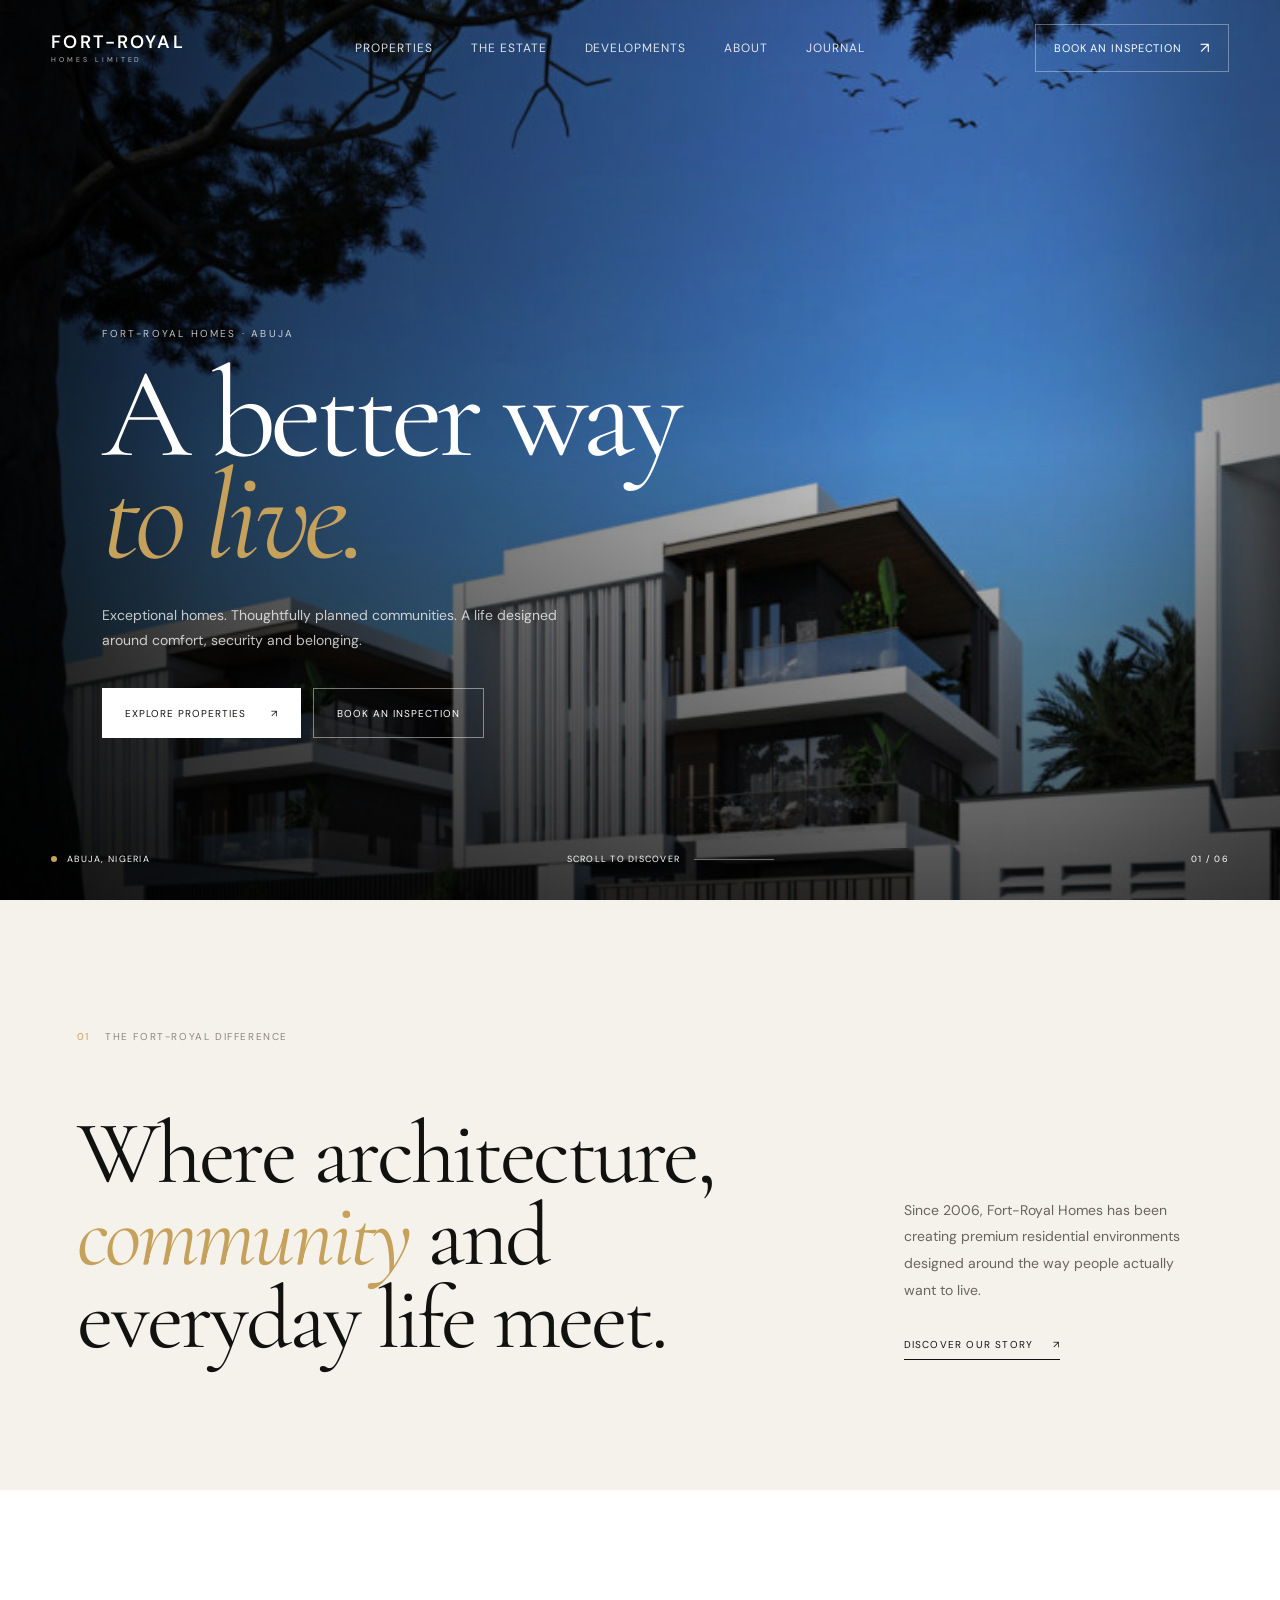
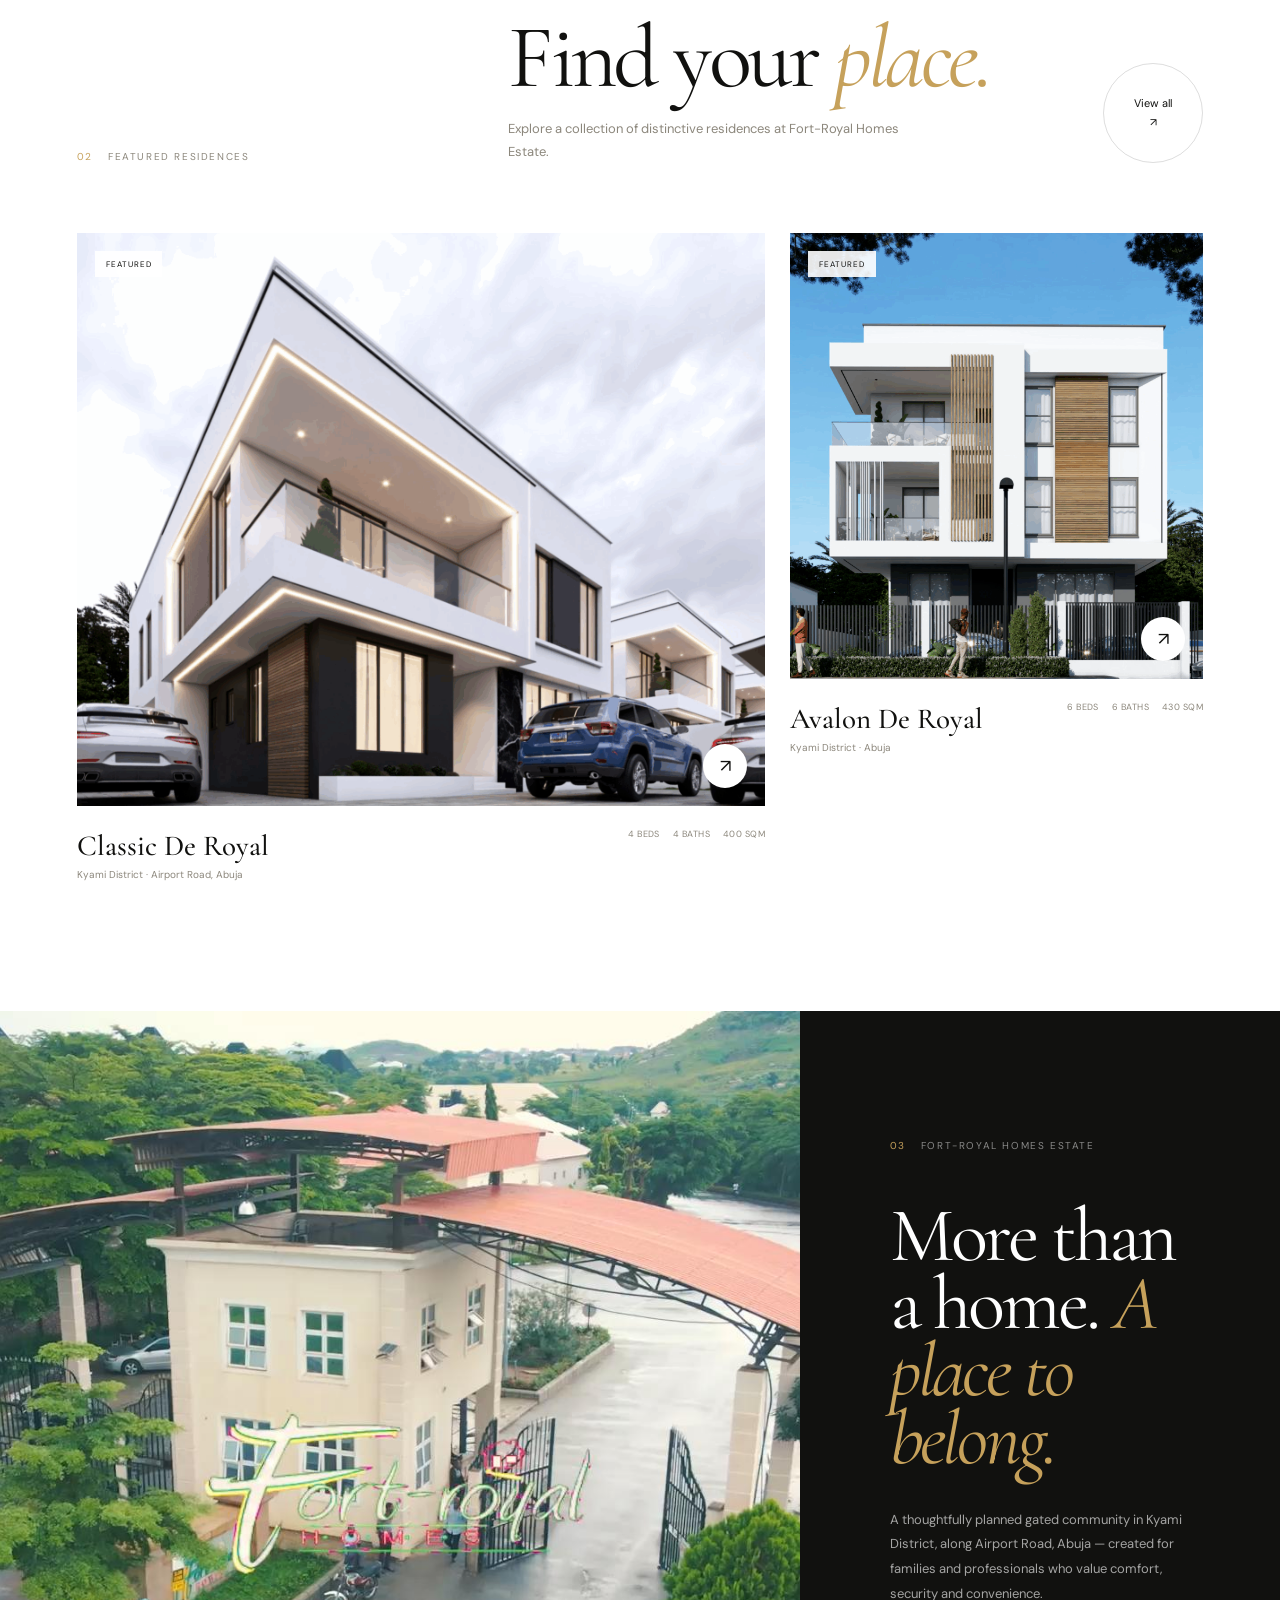
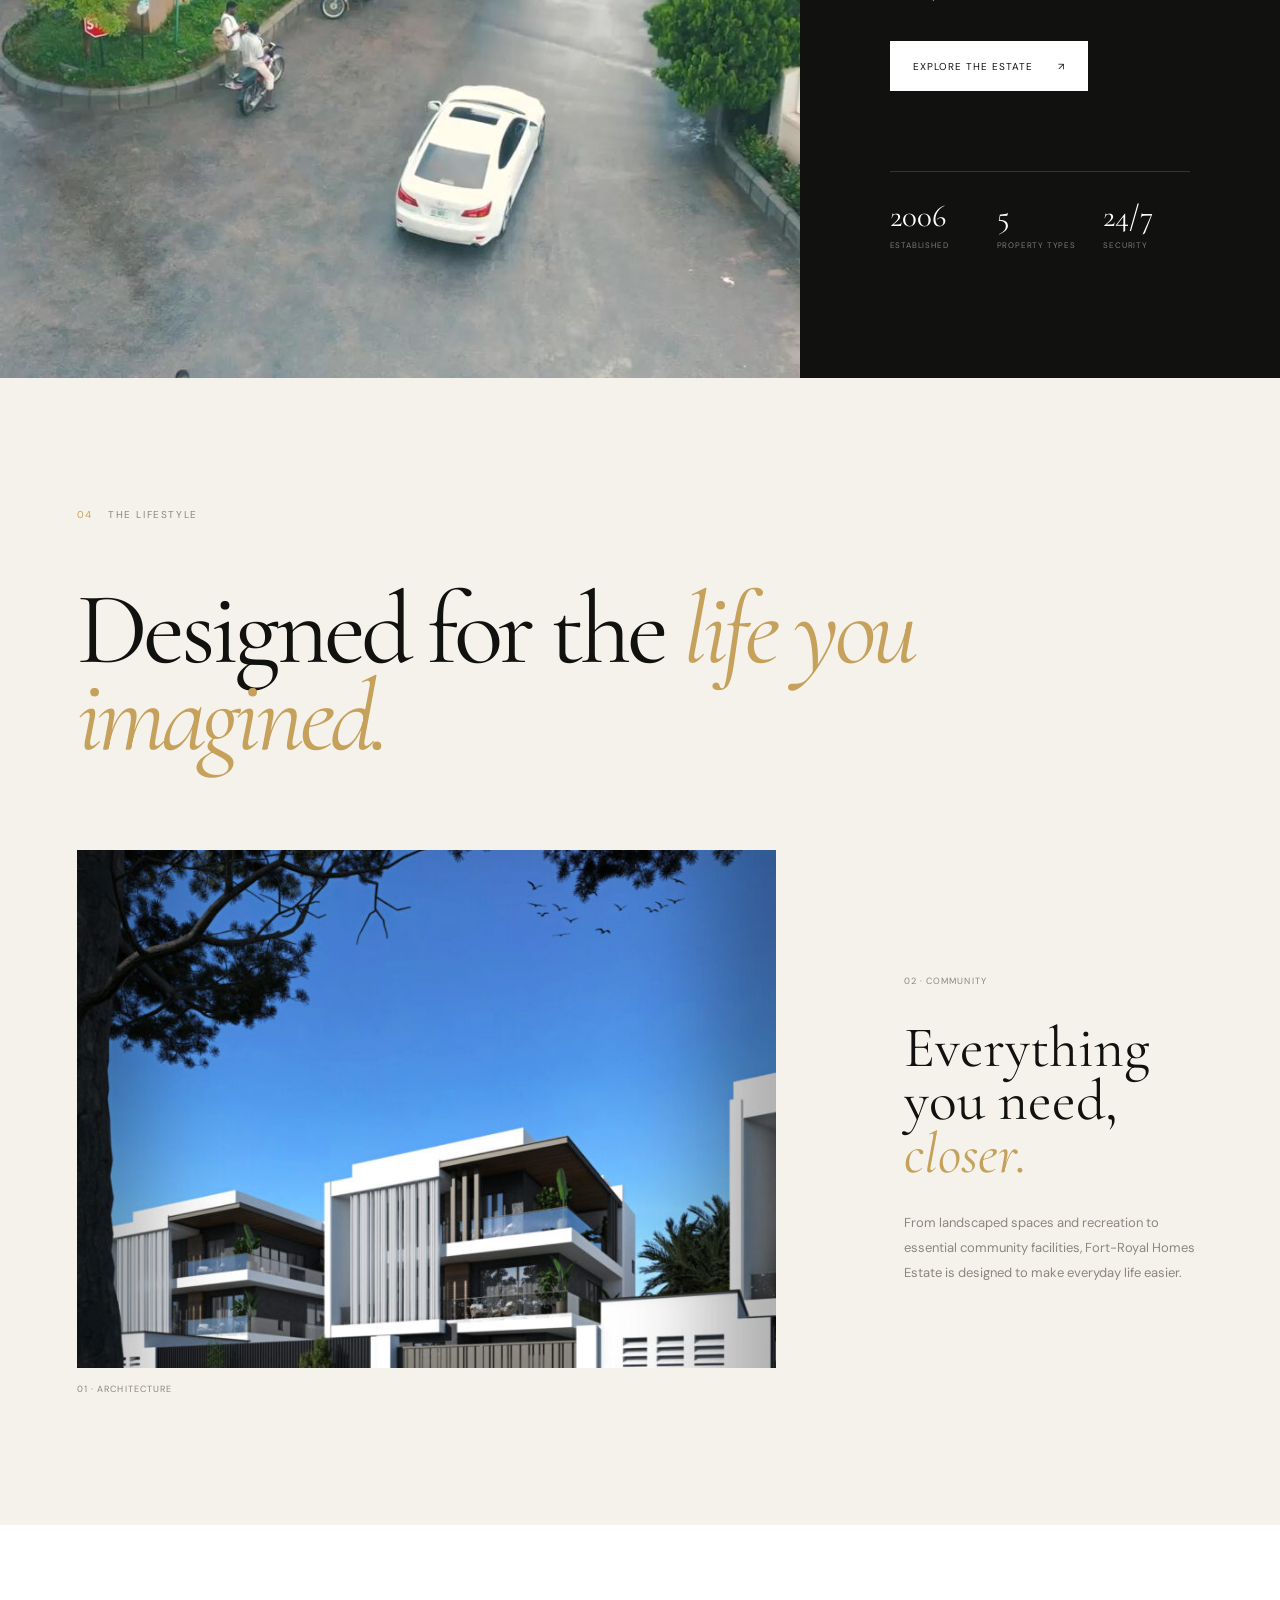
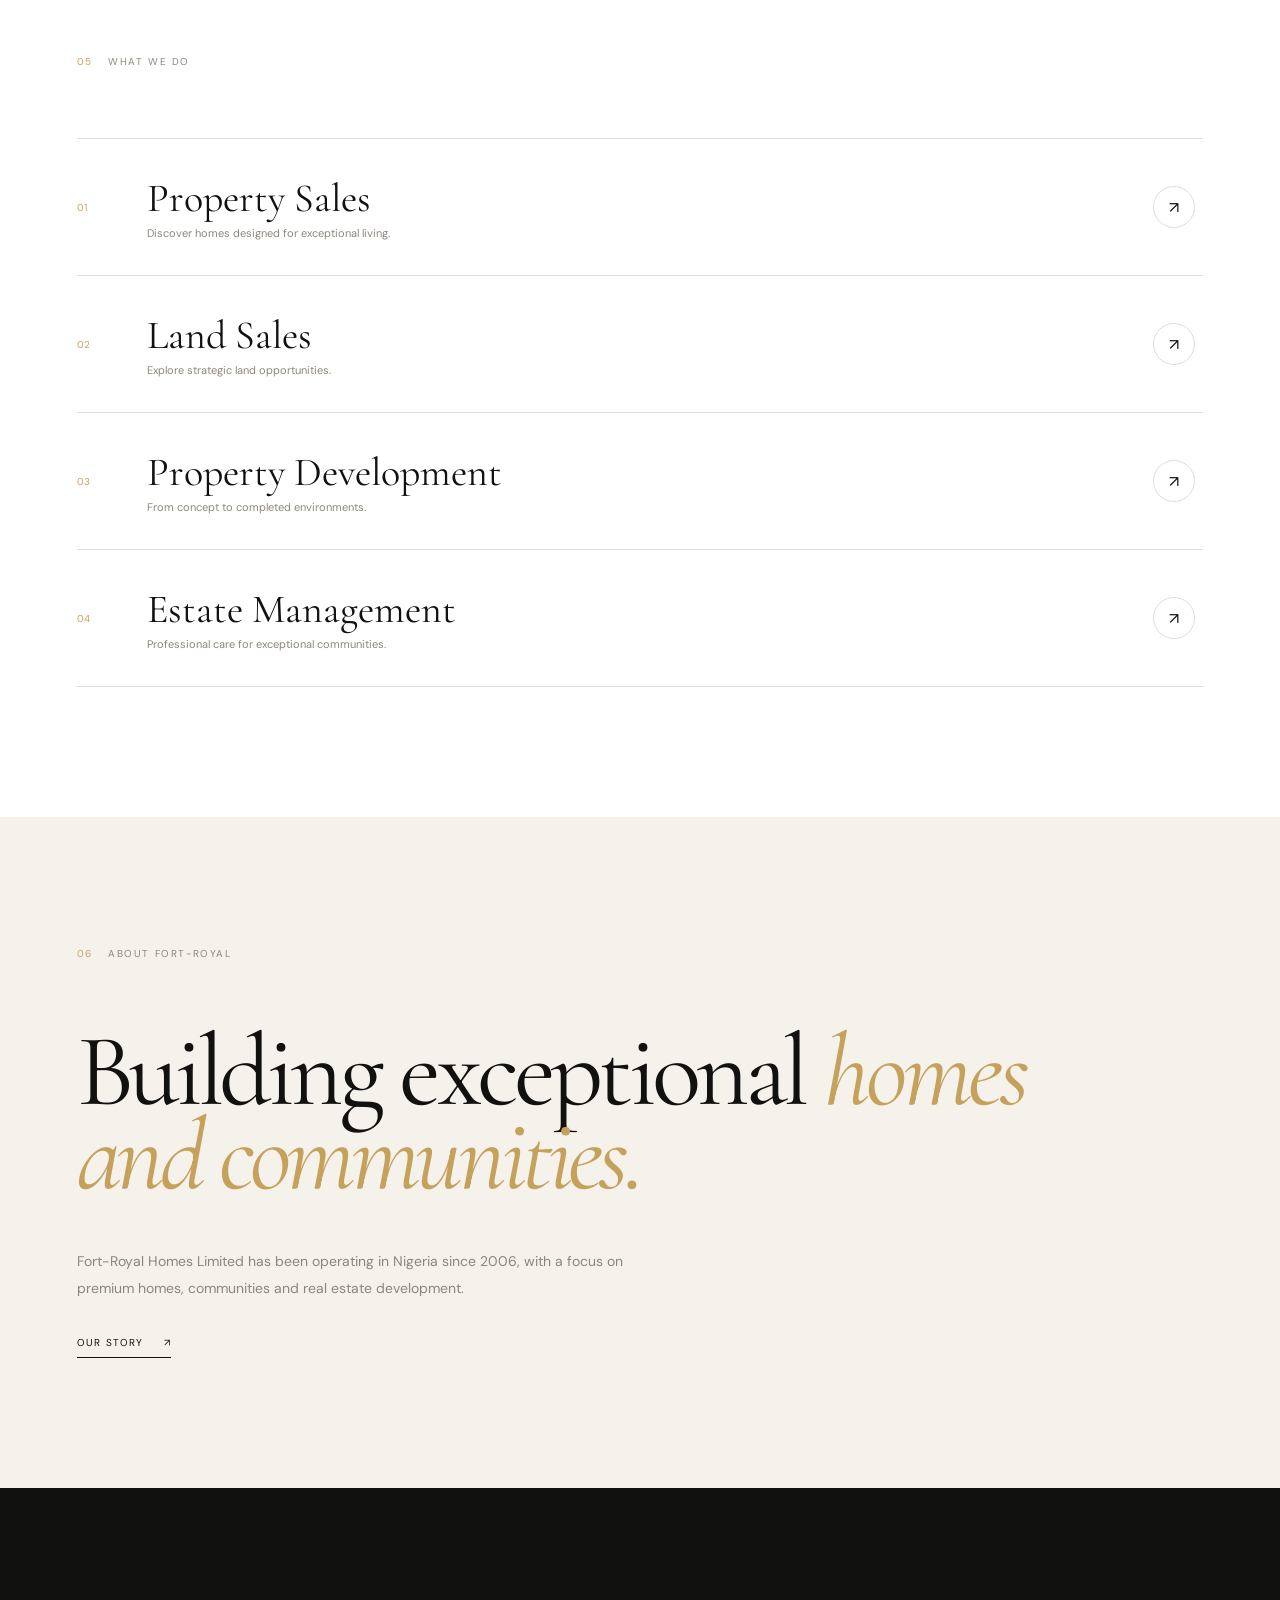
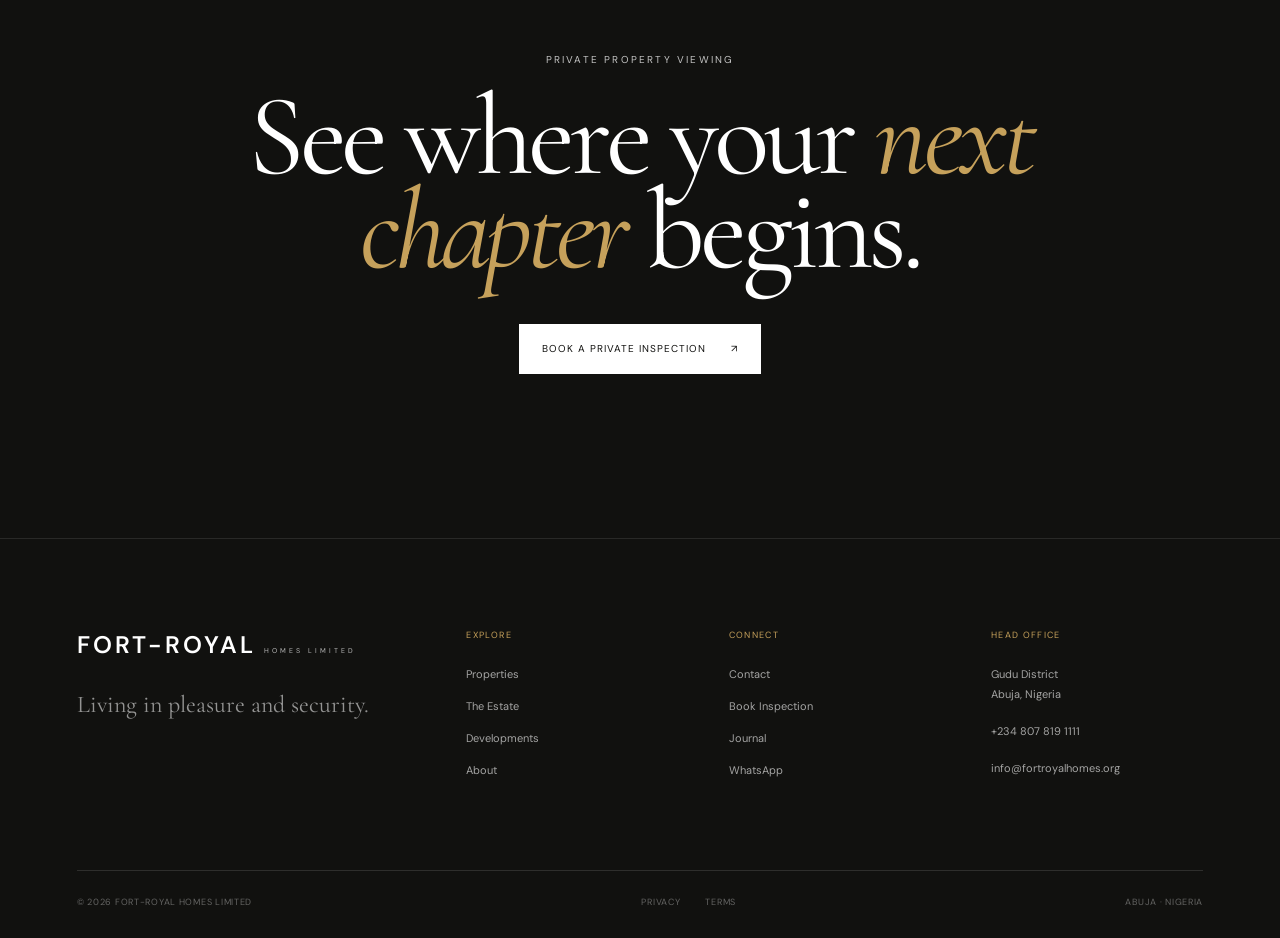
<file: index.html>
<!DOCTYPE html>
<html lang="en">
<head>
    <meta charset="UTF-8">
    <meta name="viewport" content="width=device-width, initial-scale=1.0">

    <title>Fort-Royal Homes | Luxury Real Estate in Abuja</title>

    <meta
        name="description"
        content="Discover exceptional homes and communities by Fort-Royal Homes in Abuja, Nigeria."
    >

    <link rel="preconnect" href="https://fonts.googleapis.com">
    <link rel="preconnect" href="https://fonts.gstatic.com" crossorigin>

    <link
        href="https://fonts.googleapis.com/css2?family=Cormorant+Garamond:wght@400;500;600;700&family=DM+Sans:wght@400;500;600;700&display=swap"
        rel="stylesheet"
    >

    <link rel="stylesheet" href="css/style.css">

    <!-- LOCAL IMAGE FIX -->
    <style>
        .hero-image {
            background-image: url("image/imperial-villa.jpg") !important;
            background-size: cover;
            background-position: center;
        }

        .property-image img,
        .estate-image img,
        .lifestyle-image img {
            display: block;
            width: 100%;
            height: 100%;
            object-fit: cover;
        }
    </style>
</head>

<body>

    <!-- PAGE LOADER -->
    <div class="page-loader" id="pageLoader">
        <div class="loader-mark">FR</div>
    </div>


    <!-- HEADER -->
    <header class="site-header" id="siteHeader">

        <a href="index.html" class="brand">
            <span class="brand-main">FORT-ROYAL</span>
            <span class="brand-sub">HOMES LIMITED</span>
        </a>

        <nav class="desktop-nav">
            <a href="#properties">Properties</a>
            <a href="#estate">The Estate</a>
            <a href="#developments">Developments</a>
            <a href="#about">About</a>
            <a href="#journal">Journal</a>
        </nav>

        <a href="#inspection" class="nav-cta">
            <span>Book an Inspection</span>
            <span class="arrow">↗</span>
        </a>

        <!-- MOBILE MENU BUTTON -->
        <button
            class="menu-toggle"
            id="menuToggle"
            type="button"
            aria-label="Open navigation menu"
            aria-expanded="false"
        >
            <span></span>
            <span></span>
        </button>

    </header>


    <!-- MOBILE MENU -->
    <div class="mobile-menu" id="mobileMenu">

        <div class="mobile-menu-inner">

            <div class="mobile-menu-top">

                <span>MENU</span>

                <button
                    id="menuClose"
                    type="button"
                    aria-label="Close navigation menu"
                >
                    ×
                </button>

            </div>

            <nav>

                <a href="#properties">
                    <span>01</span>
                    Properties
                </a>

                <a href="#estate">
                    <span>02</span>
                    The Estate
                </a>

                <a href="#developments">
                    <span>03</span>
                    Developments
                </a>

                <a href="#about">
                    <span>04</span>
                    About
                </a>

                <a href="#journal">
                    <span>05</span>
                    Journal
                </a>

            </nav>

            <a
                href="#inspection"
                class="mobile-menu-cta"
            >
                <span>Book a Private Inspection</span>
                <span>↗</span>
            </a>

        </div>

    </div>


    <main>

        <!-- HERO -->
        <section class="hero">

            <div class="hero-image"></div>

            <div class="hero-overlay"></div>

            <div class="hero-content">

                <p class="eyebrow">
                    FORT-ROYAL HOMES · ABUJA
                </p>

                <h1>
                    A better way<br>
                    <em>to live.</em>
                </h1>

                <p class="hero-description">
                    Exceptional homes. Thoughtfully planned communities.
                    A life designed around comfort, security and belonging.
                </p>

                <div class="hero-actions">

                    <a href="#properties" class="button button-light">
                        Explore Properties
                        <span>↗</span>
                    </a>

                    <a href="#inspection" class="button button-outline">
                        Book an Inspection
                    </a>

                </div>

            </div>

            <div class="hero-bottom">

                <div class="hero-location">
                    <span class="location-dot"></span>
                    Abuja, Nigeria
                </div>

                <div class="scroll-indicator">
                    <span>Scroll to discover</span>
                    <span class="scroll-line"></span>
                </div>

                <div class="hero-number">
                    01 / 06
                </div>

            </div>

        </section>


        <!-- INTRO -->
        <section class="intro section-padding">

            <div class="section-label">
                <span>01</span>
                The Fort-Royal Difference
            </div>

            <div class="intro-content">

                <h2>
                    Where architecture,
                    <em>community</em> and
                    everyday life meet.
                </h2>

                <div class="intro-text">

                    <p>
                        Since 2006, Fort-Royal Homes has been creating
                        premium residential environments designed around
                        the way people actually want to live.
                    </p>

                    <a href="#about" class="text-link">
                        Discover our story
                        <span>↗</span>
                    </a>

                </div>

            </div>

        </section>


        <!-- PROPERTIES -->
        <section class="properties section-padding" id="properties">

            <div class="section-heading">

                <div class="section-label">
                    <span>02</span>
                    Featured Residences
                </div>

                <div>
                    <h2>
                        Find your
                        <em>place.</em>
                    </h2>

                    <p>
                        Explore a collection of distinctive residences
                        at Fort-Royal Homes Estate.
                    </p>
                </div>

                <a href="properties.html" class="round-link">
                    <span>View all</span>
                    ↗
                </a>

            </div>


            <div class="property-grid">

                <article class="property-card property-large">

                    <a href="property.html">

                        <div class="property-image">

                            <img
                                src="image/classic-de-royal.png"
                                alt="Classic De Royal"
                            >

                            <span class="property-status">
                                Featured
                            </span>

                            <span class="property-arrow">
                                ↗
                            </span>

                        </div>

                        <div class="property-info">

                            <div>
                                <h3>Classic De Royal</h3>

                                <p>
                                    Kyami District · Airport Road, Abuja
                                </p>
                            </div>

                            <div class="property-meta">
                                <span>4 Beds</span>
                                <span>4 Baths</span>
                                <span>400 sqm</span>
                            </div>

                        </div>

                    </a>

                </article>


                <article class="property-card">

                    <a href="property.html">

                        <div class="property-image">

                            <img
                                src="image/avalon-de-royal.png"
                                alt="Avalon De Royal"
                            >

                            <span class="property-status">
                                Featured
                            </span>

                            <span class="property-arrow">
                                ↗
                            </span>

                        </div>

                        <div class="property-info">

                            <div>
                                <h3>Avalon De Royal</h3>

                                <p>
                                    Kyami District · Abuja
                                </p>
                            </div>

                            <div class="property-meta">
                                <span>6 Beds</span>
                                <span>6 Baths</span>
                                <span>430 sqm</span>
                            </div>

                        </div>

                    </a>

                </article>

            </div>

        </section>


        <!-- ESTATE -->
        <section class="estate" id="estate">

            <div class="estate-image">

                <img
                    src="image/fort-royal-estate.jpeg"
                    alt="Fort-Royal Homes Estate"
                >

            </div>

            <div class="estate-content">

                <div class="section-label light">
                    <span>03</span>
                    Fort-Royal Homes Estate
                </div>

                <h2>
                    More than a home.
                    <em>A place to belong.</em>
                </h2>

                <p>
                    A thoughtfully planned gated community in Kyami District,
                    along Airport Road, Abuja — created for families and
                    professionals who value comfort, security and convenience.
                </p>

                <a href="estate.html" class="button button-light">
                    Explore the Estate
                    <span>↗</span>
                </a>

                <div class="estate-stats">

                    <div>
                        <strong>2006</strong>
                        <span>Established</span>
                    </div>

                    <div>
                        <strong>5</strong>
                        <span>Property Types</span>
                    </div>

                    <div>
                        <strong>24/7</strong>
                        <span>Security</span>
                    </div>

                </div>

            </div>

        </section>


        <!-- LIFESTYLE -->
        <section class="lifestyle section-padding">

            <div class="section-label">
                <span>04</span>
                The Lifestyle
            </div>

            <div class="lifestyle-heading">

                <h2>
                    Designed for the
                    <em>life you imagined.</em>
                </h2>

            </div>

            <div class="lifestyle-grid">

                <div class="lifestyle-item lifestyle-main">

                    <div class="lifestyle-image">

                        <img
                            src="image/imperial-villa.jpg"
                            alt="Imperial Villa"
                        >

                    </div>

                    <span>01 · Architecture</span>

                </div>

                <div class="lifestyle-copy">

                    <span>02 · Community</span>

                    <h3>
                        Everything you need,
                        <em>closer.</em>
                    </h3>

                    <p>
                        From landscaped spaces and recreation to essential
                        community facilities, Fort-Royal Homes Estate is
                        designed to make everyday life easier.
                    </p>

                </div>

            </div>

        </section>


        <!-- SERVICES -->
        <section class="services section-padding" id="developments">

            <div class="section-label">
                <span>05</span>
                What We Do
            </div>

            <div class="services-grid">

                <a href="services.html" class="service-item">
                    <span>01</span>

                    <div>
                        <h3>Property Sales</h3>
                        <p>
                            Discover homes designed for exceptional living.
                        </p>
                    </div>

                    <strong>↗</strong>
                </a>

                <a href="services.html" class="service-item">
                    <span>02</span>

                    <div>
                        <h3>Land Sales</h3>
                        <p>
                            Explore strategic land opportunities.
                        </p>
                    </div>

                    <strong>↗</strong>
                </a>

                <a href="services.html" class="service-item">
                    <span>03</span>

                    <div>
                        <h3>Property Development</h3>
                        <p>
                            From concept to completed environments.
                        </p>
                    </div>

                    <strong>↗</strong>
                </a>

                <a href="services.html" class="service-item">
                    <span>04</span>

                    <div>
                        <h3>Estate Management</h3>
                        <p>
                            Professional care for exceptional communities.
                        </p>
                    </div>

                    <strong>↗</strong>
                </a>

            </div>

        </section>


        <!-- ABOUT -->
        <section class="about section-padding" id="about">

            <div class="section-label">
                <span>06</span>
                About Fort-Royal
            </div>

            <div class="about-content">

                <h2>
                    Building exceptional
                    <em>homes and communities.</em>
                </h2>

                <p>
                    Fort-Royal Homes Limited has been operating in Nigeria
                    since 2006, with a focus on premium homes, communities
                    and real estate development.
                </p>

                <a href="about.html" class="text-link">
                    Our story
                    <span>↗</span>
                </a>

            </div>

        </section>


        <!-- INSPECTION -->
        <section class="inspection" id="inspection">

            <div class="inspection-inner">

                <p class="eyebrow">
                    PRIVATE PROPERTY VIEWING
                </p>

                <h2>
                    See where your
                    <em>next chapter</em>
                    begins.
                </h2>

                <a href="inspection.html" class="button button-light">
                    Book a Private Inspection
                    <span>↗</span>
                </a>

            </div>

        </section>

    </main>


    <!-- FOOTER -->
    <footer class="footer" id="journal">

        <div class="footer-top">

            <div class="footer-brand">

                <span class="brand-main">
                    FORT-ROYAL
                </span>

                <span class="brand-sub">
                    HOMES LIMITED
                </span>

                <p>
                    Living in pleasure and security.
                </p>

            </div>

            <div class="footer-column">

                <span>Explore</span>

                <a href="properties.html">Properties</a>
                <a href="estate.html">The Estate</a>
                <a href="developments.html">Developments</a>
                <a href="about.html">About</a>

            </div>

            <div class="footer-column">

                <span>Connect</span>

                <a href="contact.html">Contact</a>
                <a href="inspection.html">Book Inspection</a>
                <a href="journal.html">Journal</a>
                <a href="#">WhatsApp</a>

            </div>

            <div class="footer-column footer-contact">

                <span>Head Office</span>

                <p>
                    Gudu District<br>
                    Abuja, Nigeria
                </p>

                <a href="tel:+2348078191111">
                    +234 807 819 1111
                </a>

                <a href="mailto:info@fortroyalhomes.org">
                    info@fortroyalhomes.org
                </a>

            </div>

        </div>


        <div class="footer-bottom">

            <span>
                © 2026 Fort-Royal Homes Limited
            </span>

            <div>
                <a href="privacy.html">Privacy</a>
                <a href="terms.html">Terms</a>
            </div>

            <span>
                Abuja · Nigeria
            </span>

        </div>

    </footer>


    <script src="js/main.js"></script>

</body>
</html>
</file>
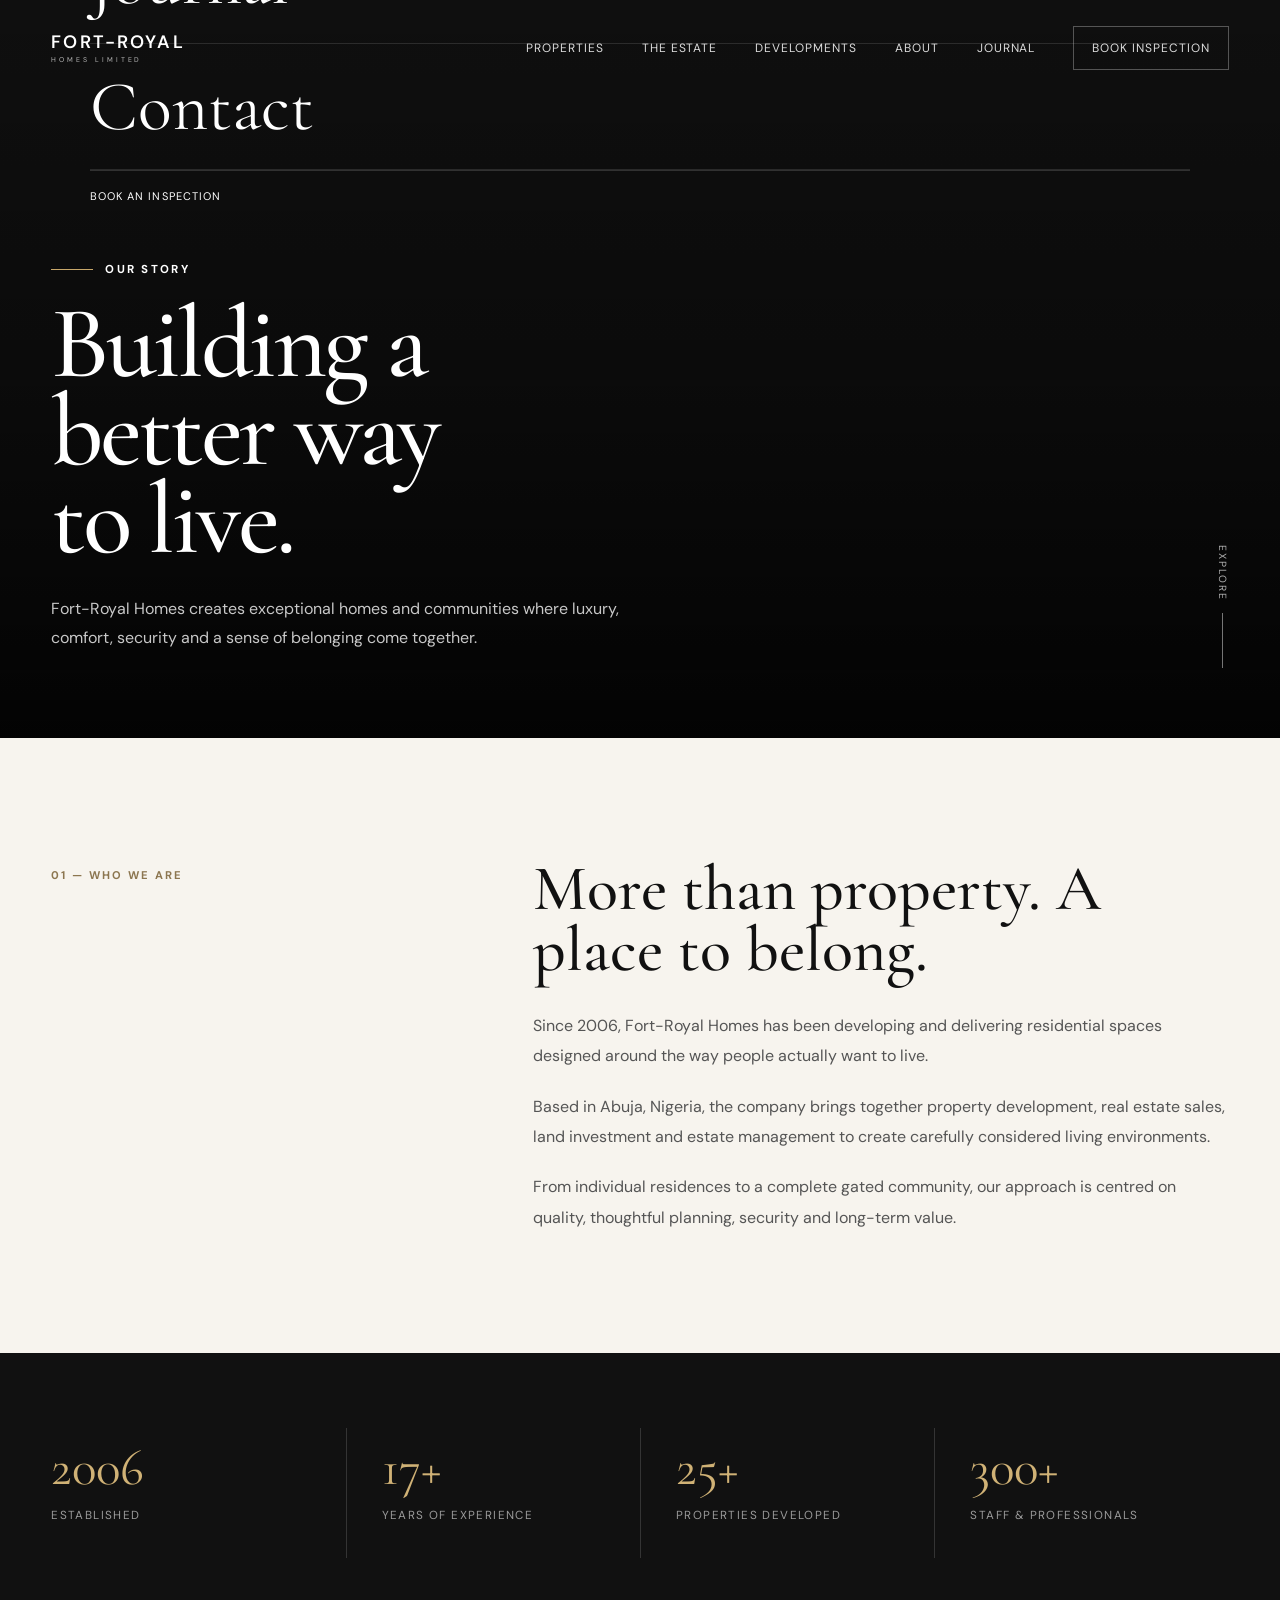
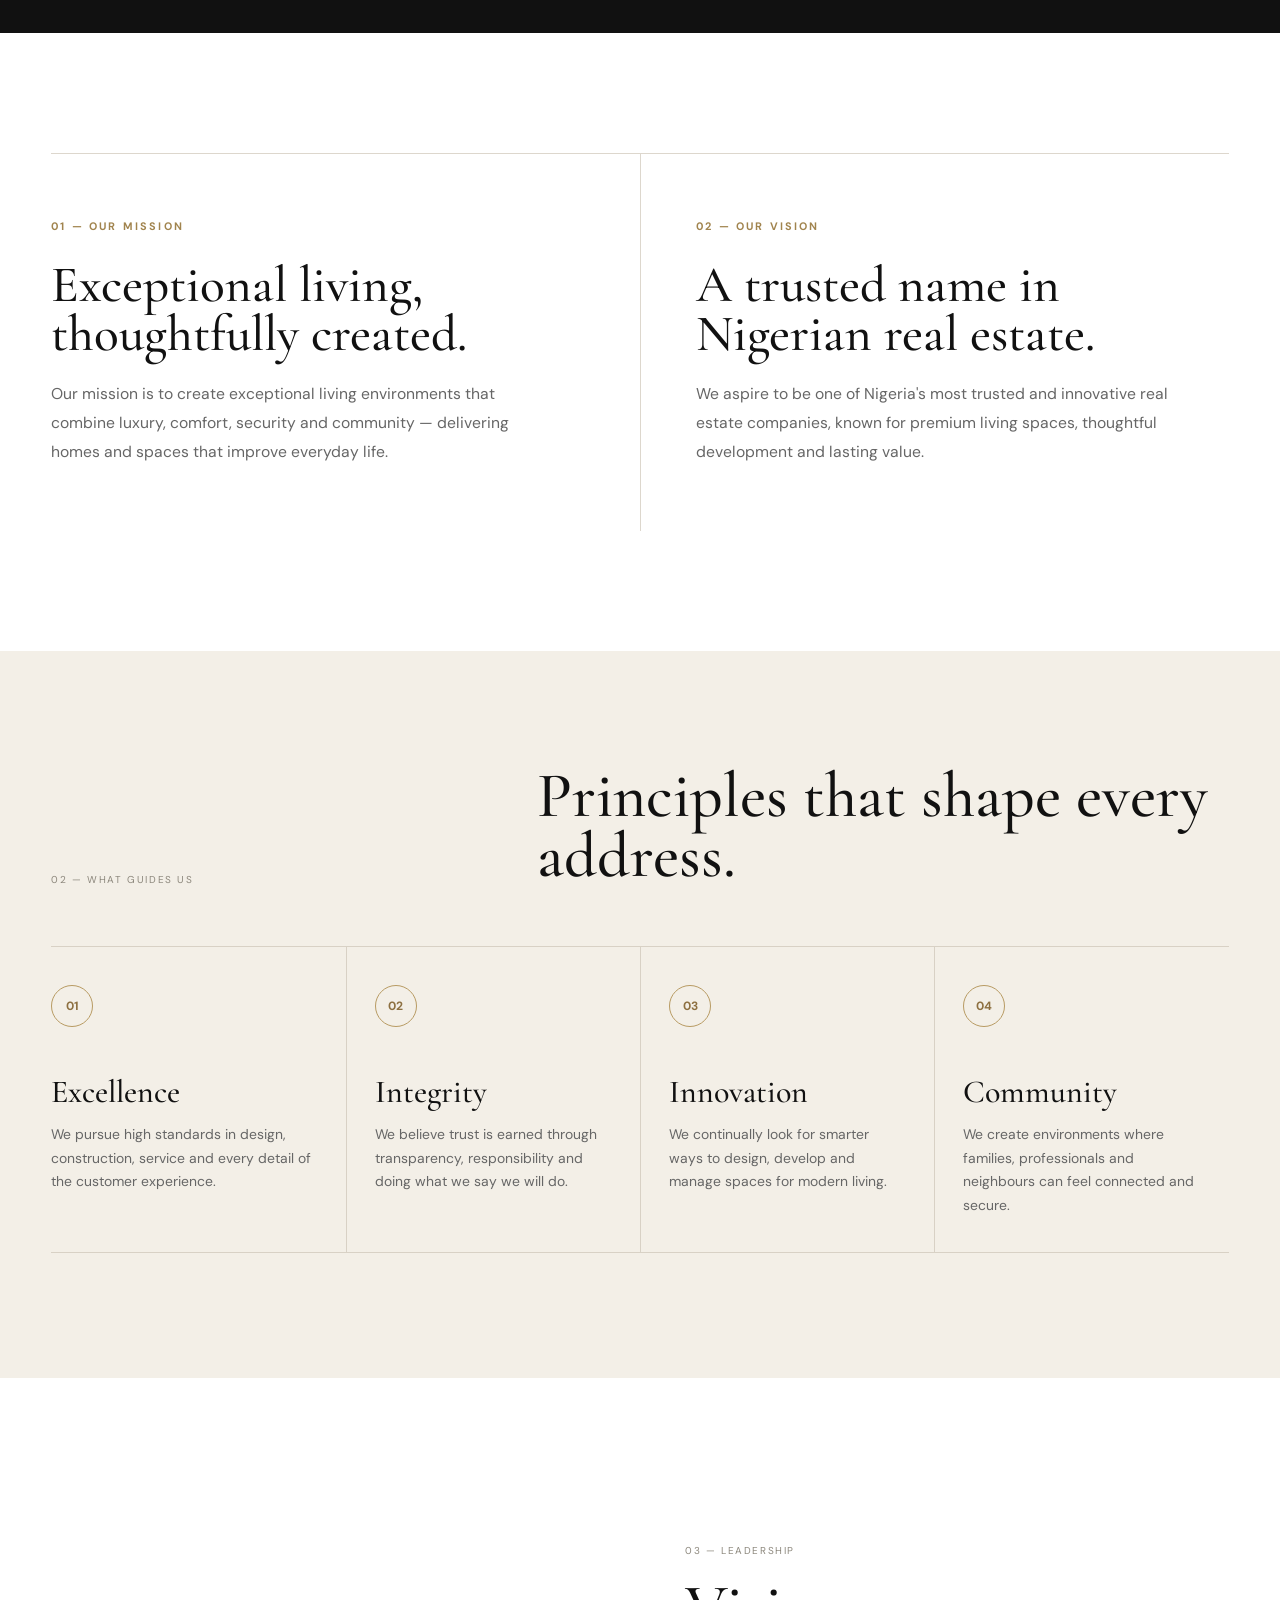
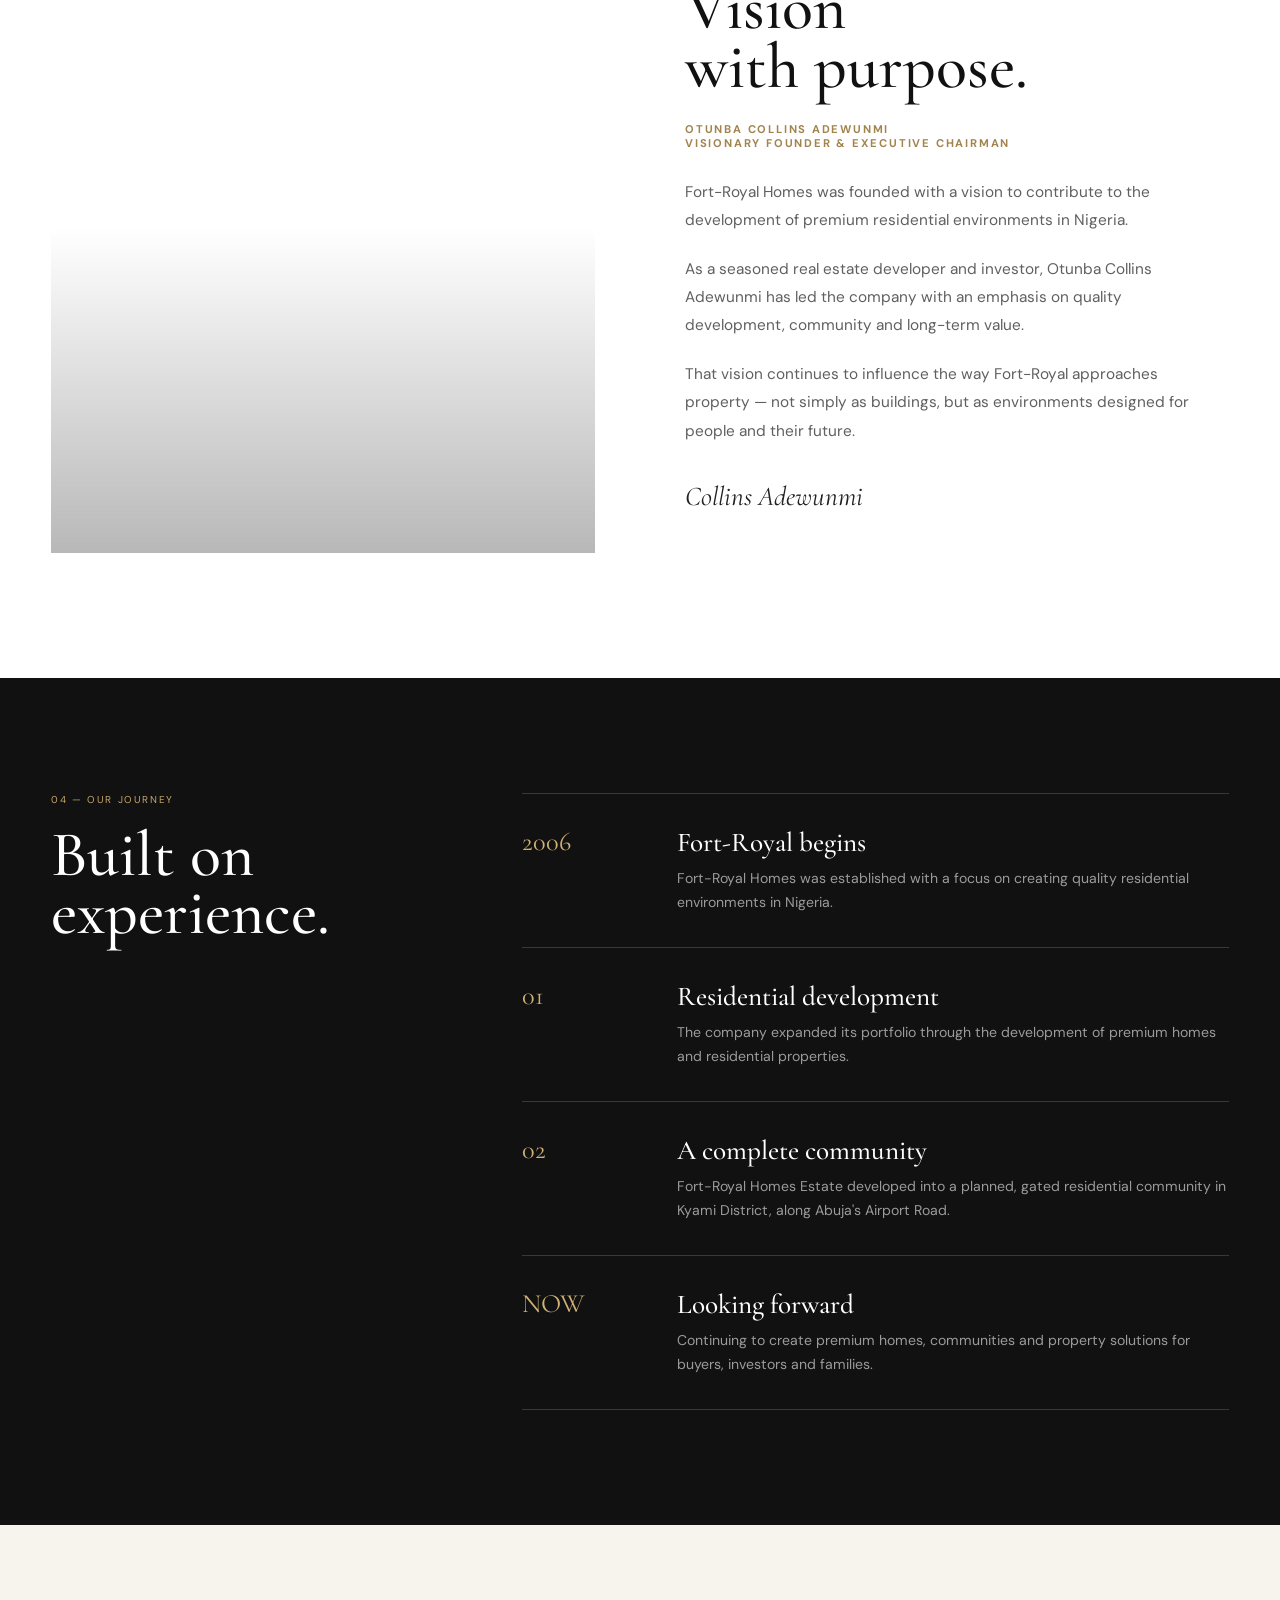
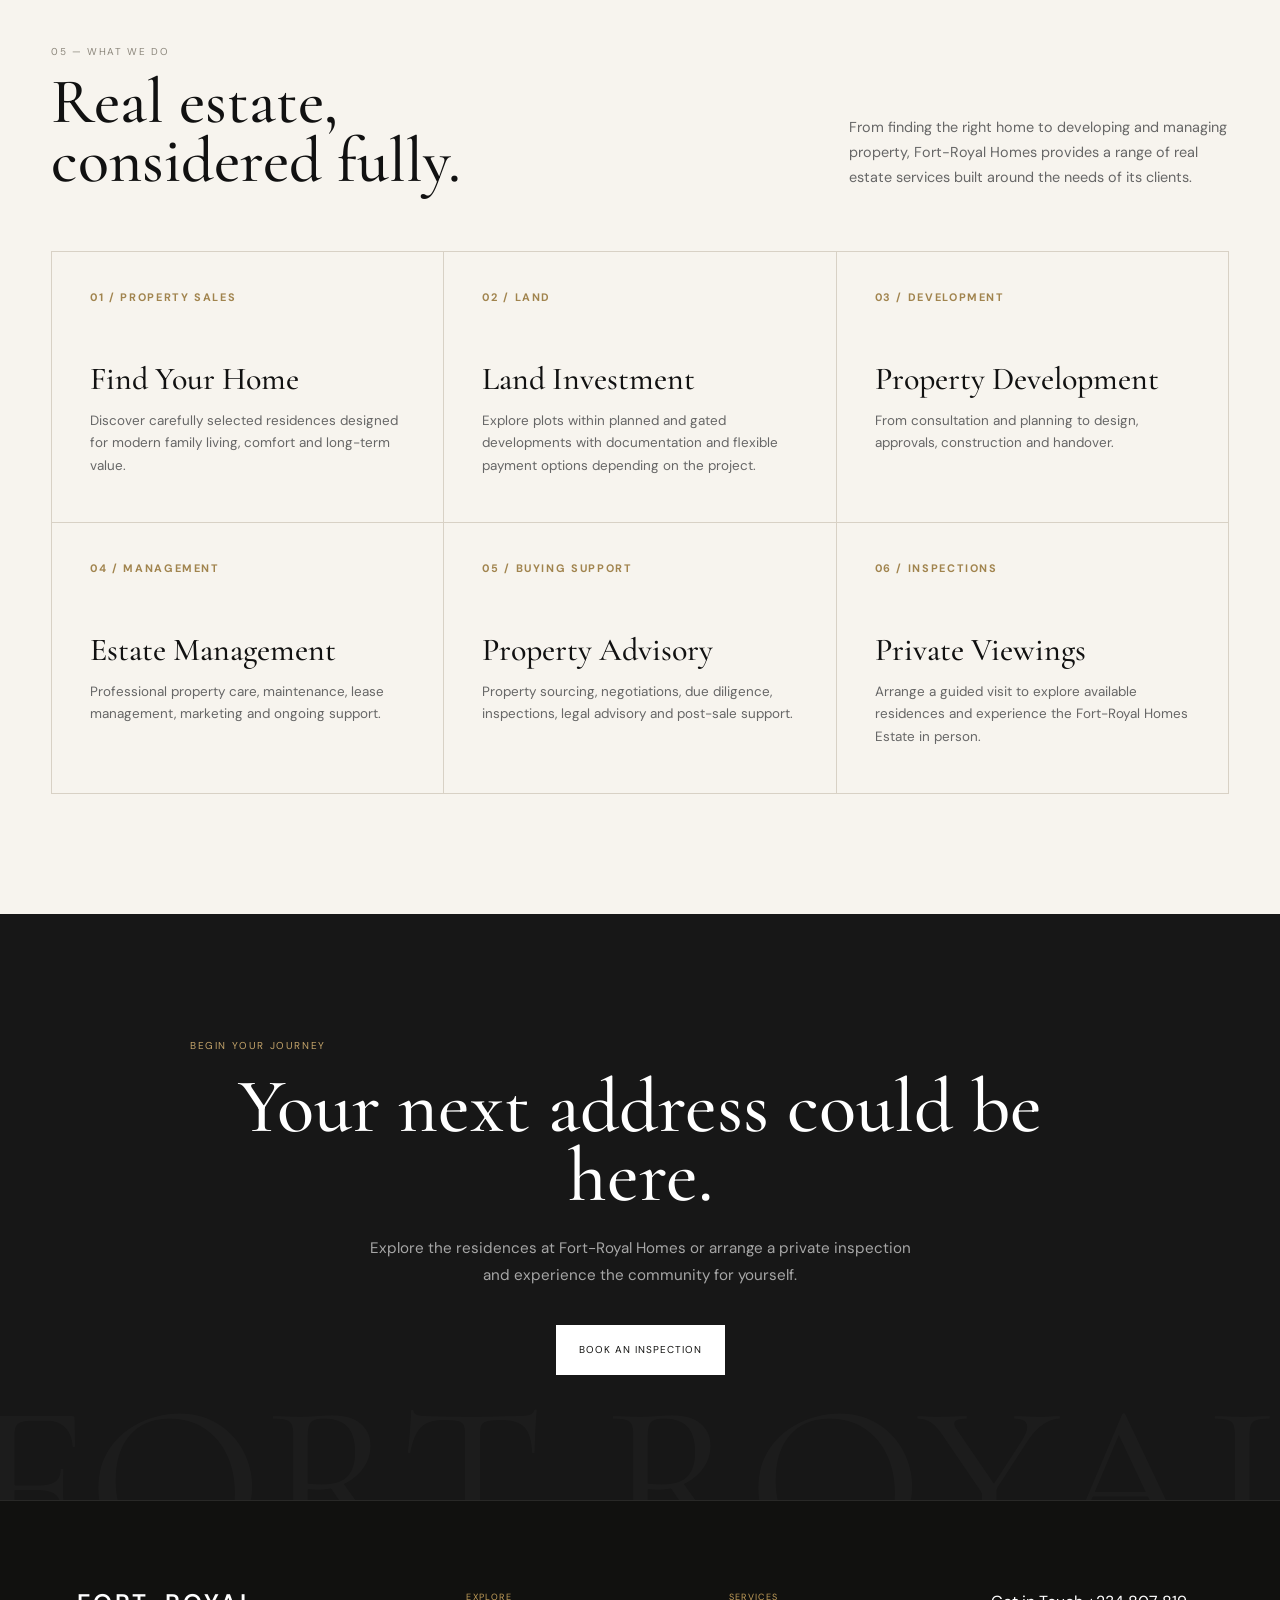
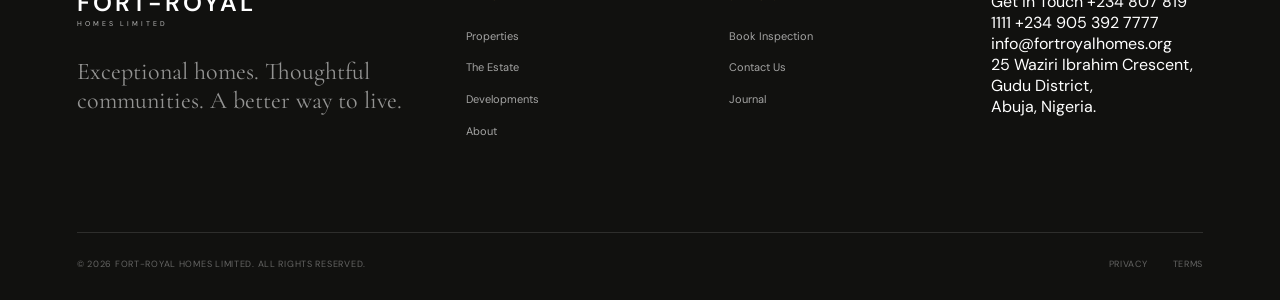
<file: about.html>
<!DOCTYPE html>
<html lang="en">
<head>
  <meta charset="UTF-8">
  <meta name="viewport" content="width=device-width, initial-scale=1.0">

  <title>About Fort-Royal Homes | Luxury Real Estate in Abuja</title>

  <meta
    name="description"
    content="Discover Fort-Royal Homes Limited — a Nigerian real estate company creating exceptional homes, communities and property experiences in Abuja."
  >

  <link rel="preconnect" href="https://fonts.googleapis.com">
  <link rel="preconnect" href="https://fonts.gstatic.com" crossorigin>

  <link
    href="https://fonts.googleapis.com/css2?family=Cormorant+Garamond:wght@400;500;600;700&family=DM+Sans:wght@400;500;600;700&display=swap"
    rel="stylesheet"
  >

  <link rel="stylesheet" href="css/style.css">

  <style>
    /* =========================================================
       ABOUT PAGE
    ========================================================= */

    .about-hero {
      min-height: 82vh;
      position: relative;
      display: flex;
      align-items: flex-end;
      overflow: hidden;
      background: #111;
    }

    .about-hero-image {
      position: absolute;
      inset: 0;
      background:
        linear-gradient(
          to top,
          rgba(0,0,0,.82) 0%,
          rgba(0,0,0,.38) 48%,
          rgba(0,0,0,.12) 100%
        ),
        url("https://fortroyalhomes.org/wp-content/uploads/2025/05/CLASSIC-DE-ROYAL-768x768.png")
        center / cover no-repeat;
      transform: scale(1.01);
    }

    .about-hero-content {
      position: relative;
      z-index: 2;
      width: min(1180px, 92%);
      margin: 0 auto;
      padding: 130px 0 85px;
      color: #fff;
    }

    .about-hero-kicker {
      display: inline-flex;
      align-items: center;
      gap: 12px;
      margin-bottom: 22px;
      font-size: .72rem;
      font-weight: 700;
      letter-spacing: .2em;
      text-transform: uppercase;
    }

    .about-hero-kicker::before {
      content: "";
      width: 42px;
      height: 1px;
      background: #c7a76a;
    }

    .about-hero h1 {
      max-width: 900px;
      margin: 0;
      font-family: var(--serif);
      font-size: clamp(4rem, 8vw, 7.8rem);
      line-height: .86;
      font-weight: 500;
      letter-spacing: -.035em;
    }

    .about-hero-copy {
      max-width: 610px;
      margin: 32px 0 0;
      font-size: 1rem;
      line-height: 1.8;
      color: rgba(255,255,255,.78);
    }

    .about-hero-scroll {
      position: absolute;
      right: 4%;
      bottom: 70px;
      z-index: 3;
      writing-mode: vertical-rl;
      display: flex;
      align-items: center;
      gap: 12px;
      color: rgba(255,255,255,.68);
      font-size: .65rem;
      letter-spacing: .18em;
      text-transform: uppercase;
    }

    .about-hero-scroll::after {
      content: "";
      width: 1px;
      height: 55px;
      background: rgba(255,255,255,.45);
    }


    /* INTRO */

    .about-intro {
      padding: 120px 0;
      background: #f7f4ee;
    }

    .about-intro-grid {
      width: min(1180px, 92%);
      margin: 0 auto;
      display: grid;
      grid-template-columns: .72fr 1.28fr;
      gap: 90px;
      align-items: start;
    }

    .about-intro-label {
      padding-top: 10px;
    }

    .about-intro-label span {
      display: block;
      font-size: .7rem;
      font-weight: 700;
      letter-spacing: .18em;
      text-transform: uppercase;
      color: #8c7650;
    }

    .about-intro-main h2 {
      margin: 0 0 30px;
      font-family: var(--serif);
      font-size: clamp(2.8rem, 5vw, 5rem);
      line-height: .96;
      font-weight: 500;
      color: #111;
    }

    .about-intro-main p {
      max-width: 760px;
      margin: 0 0 20px;
      font-size: 1rem;
      line-height: 1.9;
      color: #555;
    }

    .about-intro-main p:last-child {
      margin-bottom: 0;
    }


    /* STATS */

    .about-stats {
      background: #111;
      color: #fff;
      padding: 75px 0;
    }

    .about-stats-grid {
      width: min(1180px, 92%);
      margin: 0 auto;
      display: grid;
      grid-template-columns: repeat(4, 1fr);
    }

    .about-stat {
      min-height: 130px;
      padding: 15px 35px;
      border-left: 1px solid rgba(255,255,255,.15);
    }

    .about-stat:first-child {
      border-left: 0;
      padding-left: 0;
    }

    .about-stat-number {
      display: block;
      margin-bottom: 9px;
      font-family: var(--serif);
      font-size: clamp(3rem, 4vw, 4.3rem);
      line-height: 1;
      color: #d0b276;
    }

    .about-stat-label {
      font-size: .73rem;
      line-height: 1.5;
      letter-spacing: .12em;
      text-transform: uppercase;
      color: rgba(255,255,255,.58);
    }


    /* MISSION / VISION */

    .about-purpose {
      padding: 120px 0;
      background: #fff;
    }

    .about-purpose-grid {
      width: min(1180px, 92%);
      margin: 0 auto;
      display: grid;
      grid-template-columns: 1fr 1fr;
      border-top: 1px solid #ddd7cd;
    }

    .purpose-card {
      padding: 65px 55px 65px 0;
    }

    .purpose-card + .purpose-card {
      padding-left: 55px;
      padding-right: 0;
      border-left: 1px solid #ddd7cd;
    }

    .purpose-number {
      display: block;
      margin-bottom: 28px;
      font-size: .68rem;
      font-weight: 700;
      letter-spacing: .2em;
      color: #a1844e;
    }

    .purpose-card h3 {
      margin: 0 0 20px;
      font-family: var(--serif);
      font-size: clamp(2.5rem, 4vw, 4rem);
      line-height: .95;
      font-weight: 500;
      color: #111;
    }

    .purpose-card p {
      max-width: 480px;
      margin: 0;
      font-size: .98rem;
      line-height: 1.85;
      color: #666;
    }


    /* VALUES */

    .about-values {
      padding: 115px 0 125px;
      background: #f3efe7;
    }

    .about-values-head {
      width: min(1180px, 92%);
      margin: 0 auto 60px;
      display: grid;
      grid-template-columns: .75fr 1.25fr;
      gap: 70px;
      align-items: end;
    }

    .about-values-head .section-label {
      margin: 0;
    }

    .about-values-head h2 {
      margin: 0;
      max-width: 700px;
      font-family: var(--serif);
      font-size: clamp(3rem, 5vw, 5.2rem);
      line-height: .94;
      font-weight: 500;
      color: #111;
    }

    .values-grid {
      width: min(1180px, 92%);
      margin: 0 auto;
      display: grid;
      grid-template-columns: repeat(4, 1fr);
      border-top: 1px solid #d8d1c5;
      border-bottom: 1px solid #d8d1c5;
    }

    .value-card {
      min-height: 260px;
      padding: 38px 28px 35px 0;
    }

    .value-card + .value-card {
      padding-left: 28px;
      border-left: 1px solid #d8d1c5;
    }

    .value-icon {
      width: 42px;
      height: 42px;
      margin-bottom: 45px;
      display: flex;
      align-items: center;
      justify-content: center;
      border: 1px solid #b89b63;
      border-radius: 50%;
      color: #8d7041;
      font-size: .75rem;
      font-weight: 700;
    }

    .value-card h3 {
      margin: 0 0 12px;
      font-family: var(--serif);
      font-size: 2rem;
      font-weight: 500;
      color: #111;
    }

    .value-card p {
      margin: 0;
      font-size: .87rem;
      line-height: 1.7;
      color: #666;
    }


    /* FOUNDER */

    .about-founder {
      padding: 125px 0;
      background: #fff;
    }

    .about-founder-grid {
      width: min(1180px, 92%);
      margin: 0 auto;
      display: grid;
      grid-template-columns: 1fr 1fr;
      gap: 90px;
      align-items: center;
    }

    .founder-image {
      min-height: 650px;
      background:
        linear-gradient(
          to top,
          rgba(0,0,0,.28),
          transparent 50%
        ),
        url("https://fortroyalhomes.org/wp-content/uploads/2025/05/CLASSIC-DE-ROYAL-768x768.png")
        center / cover no-repeat;
      filter: saturate(.85);
    }

    .founder-copy .section-label {
      margin-bottom: 22px;
    }

    .founder-copy h2 {
      margin: 0 0 25px;
      font-family: var(--serif);
      font-size: clamp(3rem, 5vw, 5rem);
      line-height: .92;
      font-weight: 500;
      color: #111;
    }

    .founder-role {
      display: block;
      margin-bottom: 28px;
      font-size: .7rem;
      font-weight: 700;
      letter-spacing: .16em;
      text-transform: uppercase;
      color: #a1844e;
    }

    .founder-copy p {
      max-width: 520px;
      margin: 0 0 20px;
      font-size: .96rem;
      line-height: 1.85;
      color: #606060;
    }

    .founder-signature {
      margin-top: 35px;
      font-family: var(--serif);
      font-size: 1.7rem;
      font-style: italic;
      color: #222;
    }


    /* EXPERIENCE */

    .about-experience {
      padding: 115px 0;
      background: #111;
      color: #fff;
    }

    .experience-grid {
      width: min(1180px, 92%);
      margin: 0 auto;
      display: grid;
      grid-template-columns: .7fr 1.3fr;
      gap: 90px;
    }

    .experience-left .section-label {
      color: #c5a56b;
    }

    .experience-left h2 {
      margin: 20px 0 0;
      font-family: var(--serif);
      font-size: clamp(3rem, 5vw, 5.5rem);
      line-height: .9;
      font-weight: 500;
    }

    .experience-right {
      border-top: 1px solid rgba(255,255,255,.17);
    }

    .experience-row {
      display: grid;
      grid-template-columns: 120px 1fr;
      gap: 35px;
      padding: 32px 0;
      border-bottom: 1px solid rgba(255,255,255,.17);
    }

    .experience-year {
      font-family: var(--serif);
      font-size: 1.65rem;
      color: #d0b276;
    }

    .experience-row h3 {
      margin: 0 0 8px;
      font-family: var(--serif);
      font-size: 1.7rem;
      font-weight: 500;
    }

    .experience-row p {
      margin: 0;
      font-size: .88rem;
      line-height: 1.7;
      color: rgba(255,255,255,.58);
    }


    /* SERVICES */

    .about-services {
      padding: 120px 0;
      background: #f7f4ee;
    }

    .about-services-head {
      width: min(1180px, 92%);
      margin: 0 auto 60px;
      display: flex;
      justify-content: space-between;
      align-items: flex-end;
      gap: 40px;
    }

    .about-services-head h2 {
      margin: 15px 0 0;
      font-family: var(--serif);
      font-size: clamp(3rem, 5vw, 5rem);
      line-height: .92;
      font-weight: 500;
      color: #111;
    }

    .about-services-head p {
      max-width: 380px;
      margin: 0;
      font-size: .9rem;
      line-height: 1.75;
      color: #666;
    }

    .services-grid {
      width: min(1180px, 92%);
      margin: 0 auto;
      display: grid;
      grid-template-columns: repeat(3, 1fr);
      gap: 1px;
      background: #d8d1c5;
      border: 1px solid #d8d1c5;
    }

    .service-card {
      min-height: 270px;
      padding: 38px;
      background: #f7f4ee;
      transition: transform .3s ease, background .3s ease;
    }

    .service-card:hover {
      transform: translateY(-5px);
      background: #fff;
    }

    .service-number {
      display: block;
      margin-bottom: 55px;
      font-size: .68rem;
      font-weight: 700;
      letter-spacing: .15em;
      color: #a1844e;
    }

    .service-card h3 {
      margin: 0 0 12px;
      font-family: var(--serif);
      font-size: 2rem;
      font-weight: 500;
      color: #111;
    }

    .service-card p {
      margin: 0;
      font-size: .84rem;
      line-height: 1.7;
      color: #666;
    }


    /* CTA */

    .about-cta {
      position: relative;
      padding: 125px 0;
      overflow: hidden;
      background: #171717;
      color: #fff;
    }

    .about-cta::before {
      content: "FORT-ROYAL";
      position: absolute;
      left: -30px;
      bottom: -80px;
      font-family: var(--serif);
      font-size: clamp(7rem, 18vw, 18rem);
      line-height: .8;
      white-space: nowrap;
      color: rgba(255,255,255,.025);
      pointer-events: none;
    }

    .about-cta-inner {
      position: relative;
      z-index: 2;
      width: min(900px, 90%);
      margin: 0 auto;
      text-align: center;
    }

    .about-cta .section-label {
      color: #c5a56b;
    }

    .about-cta h2 {
      margin: 20px auto 25px;
      max-width: 850px;
      font-family: var(--serif);
      font-size: clamp(3.2rem, 6vw, 6rem);
      line-height: .9;
      font-weight: 500;
    }

    .about-cta p {
      max-width: 570px;
      margin: 0 auto 35px;
      font-size: .95rem;
      line-height: 1.8;
      color: rgba(255,255,255,.62);
    }


    /* =========================================================
       RESPONSIVE
    ========================================================= */

    @media (max-width: 900px) {

      .about-hero {
        min-height: 76vh;
      }

      .about-hero-content {
        padding-bottom: 65px;
      }

      .about-hero-scroll {
        display: none;
      }

      .about-intro-grid,
      .about-values-head,
      .experience-grid {
        grid-template-columns: 1fr;
        gap: 35px;
      }

      .about-stats-grid {
        grid-template-columns: repeat(2, 1fr);
        gap: 30px 0;
      }

      .about-stat:nth-child(3) {
        border-left: 0;
        padding-left: 0;
      }

      .about-purpose-grid {
        grid-template-columns: 1fr;
      }

      .purpose-card {
        padding-right: 0;
      }

      .purpose-card + .purpose-card {
        padding-left: 0;
        border-left: 0;
        border-top: 1px solid #ddd7cd;
      }

      .values-grid {
        grid-template-columns: repeat(2, 1fr);
      }

      .value-card:nth-child(3) {
        border-left: 0;
      }

      .value-card:nth-child(n+3) {
        border-top: 1px solid #d8d1c5;
      }

      .about-founder-grid {
        grid-template-columns: 1fr;
        gap: 55px;
      }

      .founder-image {
        min-height: 520px;
      }

      .about-services-head {
        display: block;
      }

      .about-services-head p {
        margin-top: 25px;
      }

      .services-grid {
        grid-template-columns: repeat(2, 1fr);
      }
    }


    @media (max-width: 620px) {

      .about-hero {
        min-height: 72vh;
      }

      .about-hero-content {
        padding: 110px 0 48px;
      }

      .about-hero h1 {
        font-size: clamp(3.6rem, 17vw, 5.5rem);
      }

      .about-hero-copy {
        font-size: .88rem;
        line-height: 1.7;
      }

      .about-intro,
      .about-purpose,
      .about-values,
      .about-founder,
      .about-services {
        padding: 80px 0;
      }

      .about-stats {
        padding: 55px 0;
      }

      .about-stats-grid {
        grid-template-columns: 1fr 1fr;
      }

      .about-stat {
        padding: 12px 20px;
      }

      .about-stat:nth-child(3) {
        padding-left: 0;
      }

      .about-stat-number {
        font-size: 2.8rem;
      }

      .about-stat-label {
        font-size: .62rem;
      }

      .values-grid {
        grid-template-columns: 1fr;
      }

      .value-card,
      .value-card + .value-card {
        padding: 30px 0;
        border-left: 0;
      }

      .value-card + .value-card {
        border-top: 1px solid #d8d1c5;
      }

      .value-icon {
        margin-bottom: 28px;
      }

      .founder-image {
        min-height: 420px;
      }

      .experience-grid {
        gap: 55px;
      }

      .experience-row {
        grid-template-columns: 75px 1fr;
        gap: 20px;
      }

      .experience-year {
        font-size: 1.3rem;
      }

      .experience-row h3 {
        font-size: 1.45rem;
      }

      .services-grid {
        grid-template-columns: 1fr;
      }

      .service-card {
        min-height: auto;
      }

      .about-cta {
        padding: 90px 0;
      }

      .about-cta h2 {
        font-size: clamp(3rem, 14vw, 4.5rem);
      }
    }
  </style>
</head>

<body>

  <!-- =======================================================
       HEADER
  ======================================================== -->

  <header class="site-header">

    <a href="index.html" class="brand">
      <span class="brand-main">FORT-ROYAL</span>
      <span class="brand-sub">HOMES LIMITED</span>
    </a>

    <nav class="desktop-nav">
      <a href="properties.html">Properties</a>
      <a href="estate.html">The Estate</a>
      <a href="developments.html">Developments</a>
      <a href="about.html" class="active">About</a>
      <a href="journal.html">Journal</a>
      <a href="inspection.html" class="nav-cta">Book Inspection</a>
    </nav>

    <button
      class="menu-toggle"
      type="button"
      aria-label="Open navigation menu"
      aria-expanded="false"
      aria-controls="mobileMenu"
    >
      <span></span>
      <span></span>
    </button>

  </header>


  <!-- =======================================================
       MOBILE MENU
  ======================================================== -->

  <div class="mobile-menu" id="mobileMenu" aria-hidden="true">

    <div class="mobile-menu-inner">

      <div class="mobile-menu-top">
        <span>MENU</span>

        <button
          type="button"
          class="mobile-menu-close"
          aria-label="Close navigation menu"
        >
          CLOSE
        </button>
      </div>

      <nav class="mobile-menu-nav">
        <a href="index.html">Home</a>
        <a href="properties.html">Properties</a>
        <a href="estate.html">The Estate</a>
        <a href="developments.html">Developments</a>
        <a href="about.html">About</a>
        <a href="journal.html">Journal</a>
        <a href="contact.html">Contact</a>
      </nav>

      <a href="inspection.html" class="mobile-menu-cta">
        Book an Inspection
      </a>

    </div>

  </div>


  <main>

    <!-- =====================================================
         HERO
    ====================================================== -->

    <section class="about-hero">

      <div class="about-hero-image"></div>

      <div class="about-hero-content">

        <div class="about-hero-kicker">
          Our Story
        </div>

        <h1>
          Building a<br>
          better way<br>
          to live.
        </h1>

        <p class="about-hero-copy">
          Fort-Royal Homes creates exceptional homes and communities
          where luxury, comfort, security and a sense of belonging
          come together.
        </p>

      </div>

      <div class="about-hero-scroll">
        Explore
      </div>

    </section>


    <!-- =====================================================
         INTRO
    ====================================================== -->

    <section class="about-intro">

      <div class="about-intro-grid">

        <div class="about-intro-label">
          <span>01 — Who We Are</span>
        </div>

        <div class="about-intro-main">

          <h2>
            More than property.
            A place to belong.
          </h2>

          <p>
            Since 2006, Fort-Royal Homes has been developing and
            delivering residential spaces designed around the way
            people actually want to live.
          </p>

          <p>
            Based in Abuja, Nigeria, the company brings together
            property development, real estate sales, land investment
            and estate management to create carefully considered
            living environments.
          </p>

          <p>
            From individual residences to a complete gated community,
            our approach is centred on quality, thoughtful planning,
            security and long-term value.
          </p>

        </div>

      </div>

    </section>


    <!-- =====================================================
         STATS
    ====================================================== -->

    <section class="about-stats">

      <div class="about-stats-grid">

        <div class="about-stat">
          <span class="about-stat-number">2006</span>
          <span class="about-stat-label">
            Established
          </span>
        </div>

        <div class="about-stat">
          <span class="about-stat-number">17+</span>
          <span class="about-stat-label">
            Years of Experience
          </span>
        </div>

        <div class="about-stat">
          <span class="about-stat-number">25+</span>
          <span class="about-stat-label">
            Properties Developed
          </span>
        </div>

        <div class="about-stat">
          <span class="about-stat-number">300+</span>
          <span class="about-stat-label">
            Staff & Professionals
          </span>
        </div>

      </div>

    </section>


    <!-- =====================================================
         MISSION / VISION
    ====================================================== -->

    <section class="about-purpose">

      <div class="about-purpose-grid">

        <article class="purpose-card">

          <span class="purpose-number">
            01 — OUR MISSION
          </span>

          <h3>
            Exceptional
            living,
            thoughtfully
            created.
          </h3>

          <p>
            Our mission is to create exceptional living environments
            that combine luxury, comfort, security and community —
            delivering homes and spaces that improve everyday life.
          </p>

        </article>


        <article class="purpose-card">

          <span class="purpose-number">
            02 — OUR VISION
          </span>

          <h3>
            A trusted
            name in
            Nigerian
            real estate.
          </h3>

          <p>
            We aspire to be one of Nigeria's most trusted and
            innovative real estate companies, known for premium
            living spaces, thoughtful development and lasting value.
          </p>

        </article>

      </div>

    </section>


    <!-- =====================================================
         VALUES
    ====================================================== -->

    <section class="about-values">

      <div class="about-values-head">

        <div>
          <span class="section-label">
            02 — What Guides Us
          </span>
        </div>

        <h2>
          Principles that shape
          every address.
        </h2>

      </div>


      <div class="values-grid">

        <article class="value-card">

          <div class="value-icon">01</div>

          <h3>Excellence</h3>

          <p>
            We pursue high standards in design, construction,
            service and every detail of the customer experience.
          </p>

        </article>


        <article class="value-card">

          <div class="value-icon">02</div>

          <h3>Integrity</h3>

          <p>
            We believe trust is earned through transparency,
            responsibility and doing what we say we will do.
          </p>

        </article>


        <article class="value-card">

          <div class="value-icon">03</div>

          <h3>Innovation</h3>

          <p>
            We continually look for smarter ways to design,
            develop and manage spaces for modern living.
          </p>

        </article>


        <article class="value-card">

          <div class="value-icon">04</div>

          <h3>Community</h3>

          <p>
            We create environments where families, professionals
            and neighbours can feel connected and secure.
          </p>

        </article>

      </div>

    </section>


    <!-- =====================================================
         FOUNDER
    ====================================================== -->

    <section class="about-founder">

      <div class="about-founder-grid">

        <div class="founder-image"></div>

        <div class="founder-copy">

          <span class="section-label">
            03 — Leadership
          </span>

          <h2>
            Vision<br>
            with purpose.
          </h2>

          <span class="founder-role">
            Otunba Collins Adewunmi
            <br>
            Visionary Founder & Executive Chairman
          </span>

          <p>
            Fort-Royal Homes was founded with a vision to contribute
            to the development of premium residential environments
            in Nigeria.
          </p>

          <p>
            As a seasoned real estate developer and investor,
            Otunba Collins Adewunmi has led the company with an
            emphasis on quality development, community and
            long-term value.
          </p>

          <p>
            That vision continues to influence the way Fort-Royal
            approaches property — not simply as buildings, but as
            environments designed for people and their future.
          </p>

          <div class="founder-signature">
            Collins Adewunmi
          </div>

        </div>

      </div>

    </section>


    <!-- =====================================================
         EXPERIENCE
    ====================================================== -->

    <section class="about-experience">

      <div class="experience-grid">

        <div class="experience-left">

          <span class="section-label">
            04 — Our Journey
          </span>

          <h2>
            Built on
            experience.
          </h2>

        </div>


        <div class="experience-right">

          <div class="experience-row">

            <div class="experience-year">
              2006
            </div>

            <div>
              <h3>Fort-Royal begins</h3>

              <p>
                Fort-Royal Homes was established with a focus on
                creating quality residential environments in Nigeria.
              </p>
            </div>

          </div>


          <div class="experience-row">

            <div class="experience-year">
              01
            </div>

            <div>
              <h3>Residential development</h3>

              <p>
                The company expanded its portfolio through the
                development of premium homes and residential
                properties.
              </p>
            </div>

          </div>


          <div class="experience-row">

            <div class="experience-year">
              02
            </div>

            <div>
              <h3>A complete community</h3>

              <p>
                Fort-Royal Homes Estate developed into a planned,
                gated residential community in Kyami District,
                along Abuja's Airport Road.
              </p>
            </div>

          </div>


          <div class="experience-row">

            <div class="experience-year">
              NOW
            </div>

            <div>
              <h3>Looking forward</h3>

              <p>
                Continuing to create premium homes, communities
                and property solutions for buyers, investors
                and families.
              </p>
            </div>

          </div>

        </div>

      </div>

    </section>


    <!-- =====================================================
         SERVICES
    ====================================================== -->

    <section class="about-services">

      <div class="about-services-head">

        <div>

          <span class="section-label">
            05 — What We Do
          </span>

          <h2>
            Real estate,<br>
            considered fully.
          </h2>

        </div>

        <p>
          From finding the right home to developing and managing
          property, Fort-Royal Homes provides a range of real
          estate services built around the needs of its clients.
        </p>

      </div>


      <div class="services-grid">

        <article class="service-card">

          <span class="service-number">
            01 / PROPERTY SALES
          </span>

          <h3>
            Find Your Home
          </h3>

          <p>
            Discover carefully selected residences designed for
            modern family living, comfort and long-term value.
          </p>

        </article>


        <article class="service-card">

          <span class="service-number">
            02 / LAND
          </span>

          <h3>
            Land Investment
          </h3>

          <p>
            Explore plots within planned and gated developments
            with documentation and flexible payment options
            depending on the project.
          </p>

        </article>


        <article class="service-card">

          <span class="service-number">
            03 / DEVELOPMENT
          </span>

          <h3>
            Property Development
          </h3>

          <p>
            From consultation and planning to design, approvals,
            construction and handover.
          </p>

        </article>


        <article class="service-card">

          <span class="service-number">
            04 / MANAGEMENT
          </span>

          <h3>
            Estate Management
          </h3>

          <p>
            Professional property care, maintenance, lease
            management, marketing and ongoing support.
          </p>

        </article>


        <article class="service-card">

          <span class="service-number">
            05 / BUYING SUPPORT
          </span>

          <h3>
            Property Advisory
          </h3>

          <p>
            Property sourcing, negotiations, due diligence,
            inspections, legal advisory and post-sale support.
          </p>

        </article>


        <article class="service-card">

          <span class="service-number">
            06 / INSPECTIONS
          </span>

          <h3>
            Private Viewings
          </h3>

          <p>
            Arrange a guided visit to explore available residences
            and experience the Fort-Royal Homes Estate in person.
          </p>

        </article>

      </div>

    </section>


    <!-- =====================================================
         CTA
    ====================================================== -->

    <section class="about-cta">

      <div class="about-cta-inner">

        <span class="section-label">
          Begin Your Journey
        </span>

        <h2>
          Your next address
          could be here.
        </h2>

        <p>
          Explore the residences at Fort-Royal Homes or arrange
          a private inspection and experience the community for
          yourself.
        </p>

        <a href="inspection.html" class="button button-light">
          Book an Inspection
        </a>

      </div>

    </section>

  </main>


  <!-- =======================================================
       FOOTER
  ======================================================== -->

  <footer class="footer">

    <div class="footer-top">

      <div class="footer-brand">

        <a href="index.html" class="brand">
          <span class="brand-main">FORT-ROYAL</span>
          <span class="brand-sub">HOMES LIMITED</span>
        </a>

        <p>
          Exceptional homes. Thoughtful communities.
          A better way to live.
        </p>

      </div>


      <div class="footer-column">

        <span class="footer-heading">
          Explore
        </span>

        <a href="properties.html">Properties</a>
        <a href="estate.html">The Estate</a>
        <a href="developments.html">Developments</a>
        <a href="about.html">About</a>

      </div>


      <div class="footer-column">

        <span class="footer-heading">
          Services
        </span>

        <a href="inspection.html">Book Inspection</a>
        <a href="contact.html">Contact Us</a>
        <a href="journal.html">Journal</a>

      </div>


      <div class="footer-contact">

        <span class="footer-heading">
          Get in Touch
        </span>

        <a href="tel:+2348078191111">
          +234 807 819 1111
        </a>

        <a href="tel:+2349053927777">
          +234 905 392 7777
        </a>

        <a href="mailto:info@fortroyalhomes.org">
          info@fortroyalhomes.org
        </a>

        <p>
          25 Waziri Ibrahim Crescent,<br>
          Gudu District,<br>
          Abuja, Nigeria.
        </p>

      </div>

    </div>


    <div class="footer-bottom">

      <span>
        © 2026 Fort-Royal Homes Limited.
        All rights reserved.
      </span>

      <div>
        <a href="privacy.html">Privacy</a>
        <a href="terms.html">Terms</a>
      </div>

    </div>

  </footer>


  <script src="js/main.js"></script>

</body>
</html>
</file>
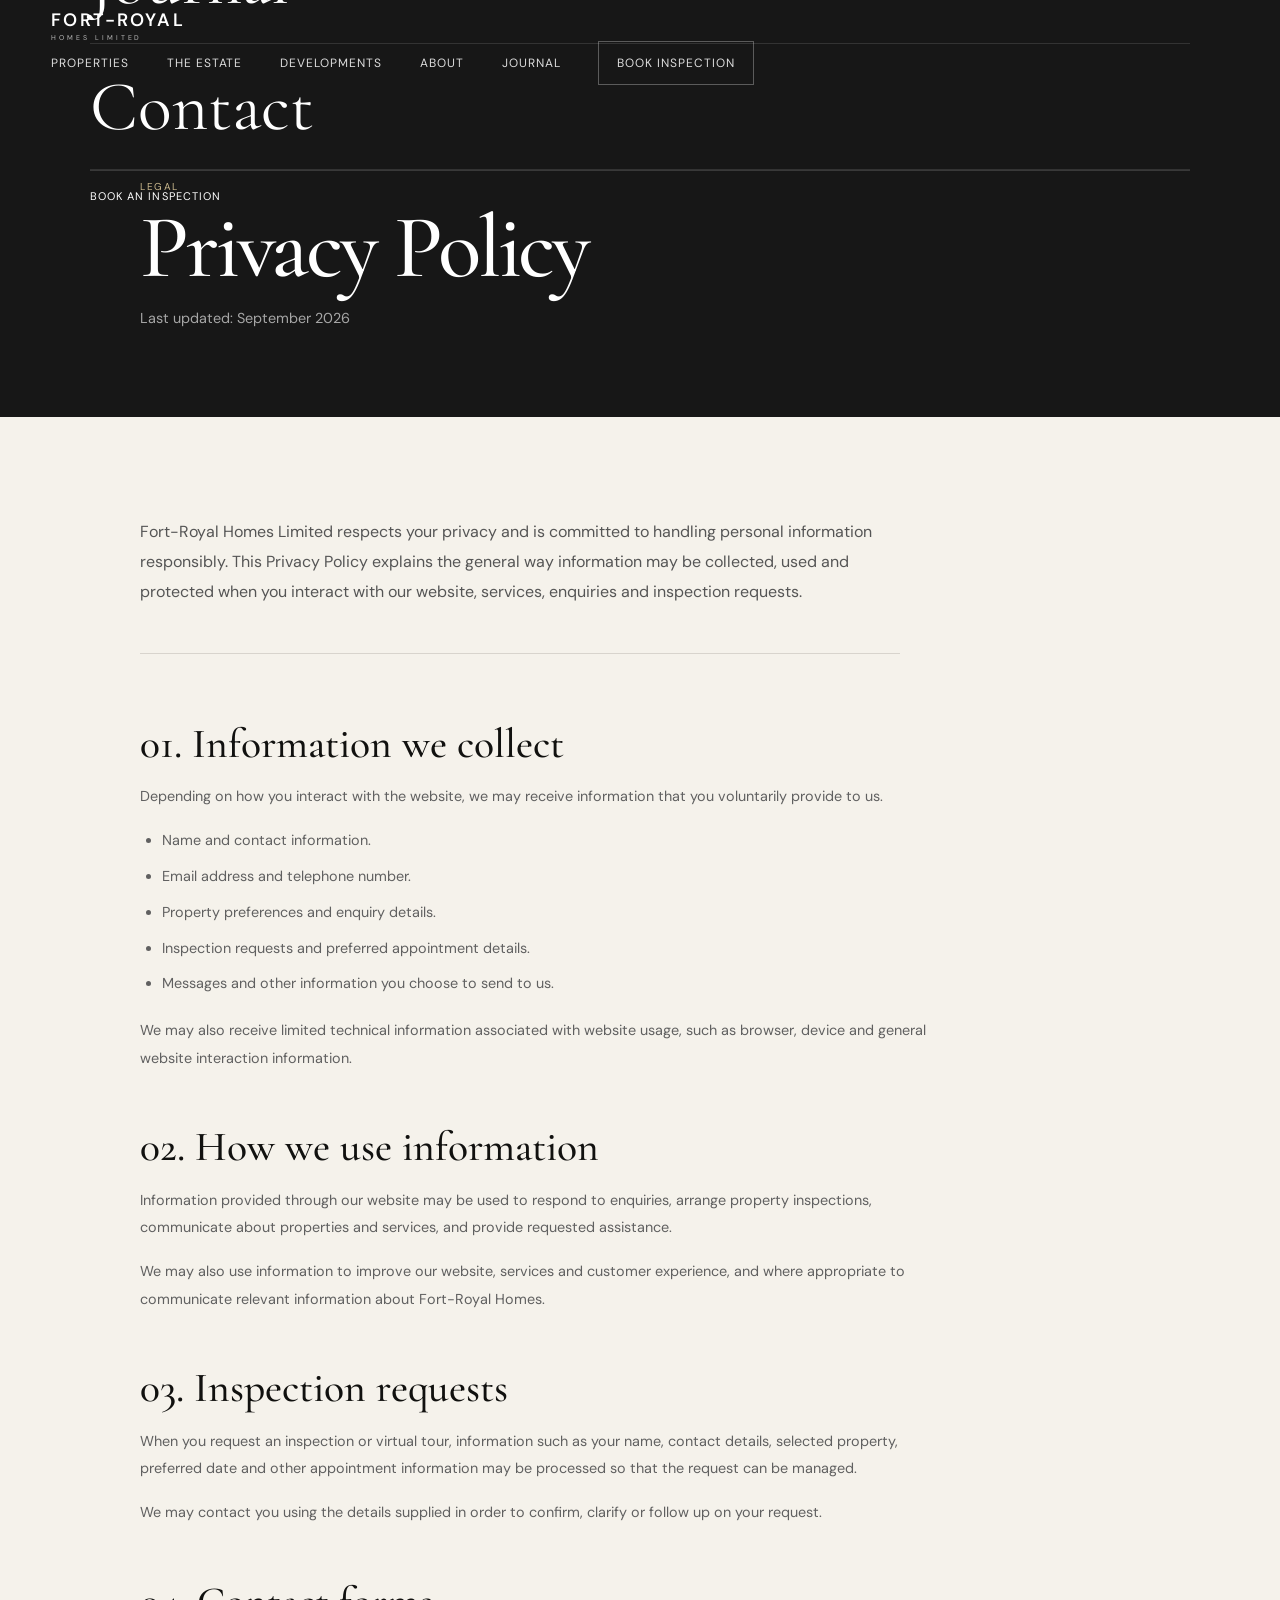
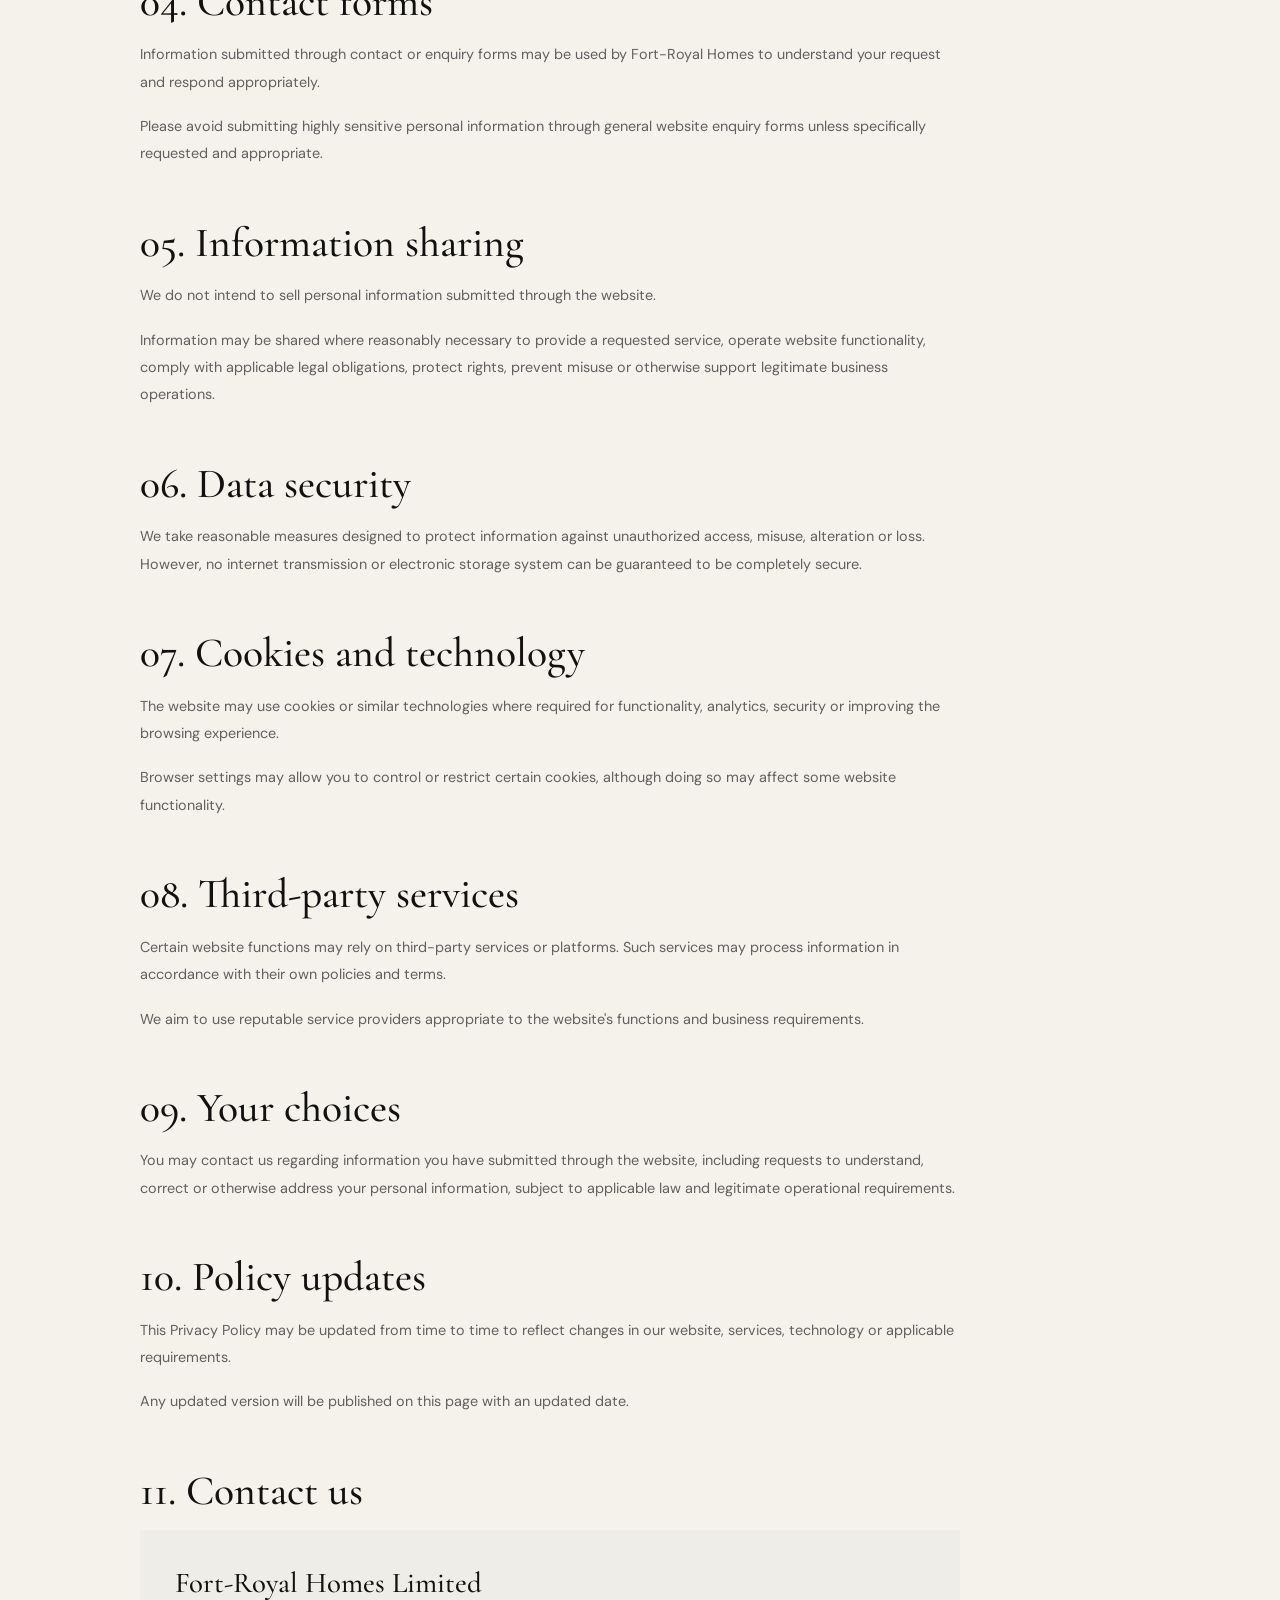
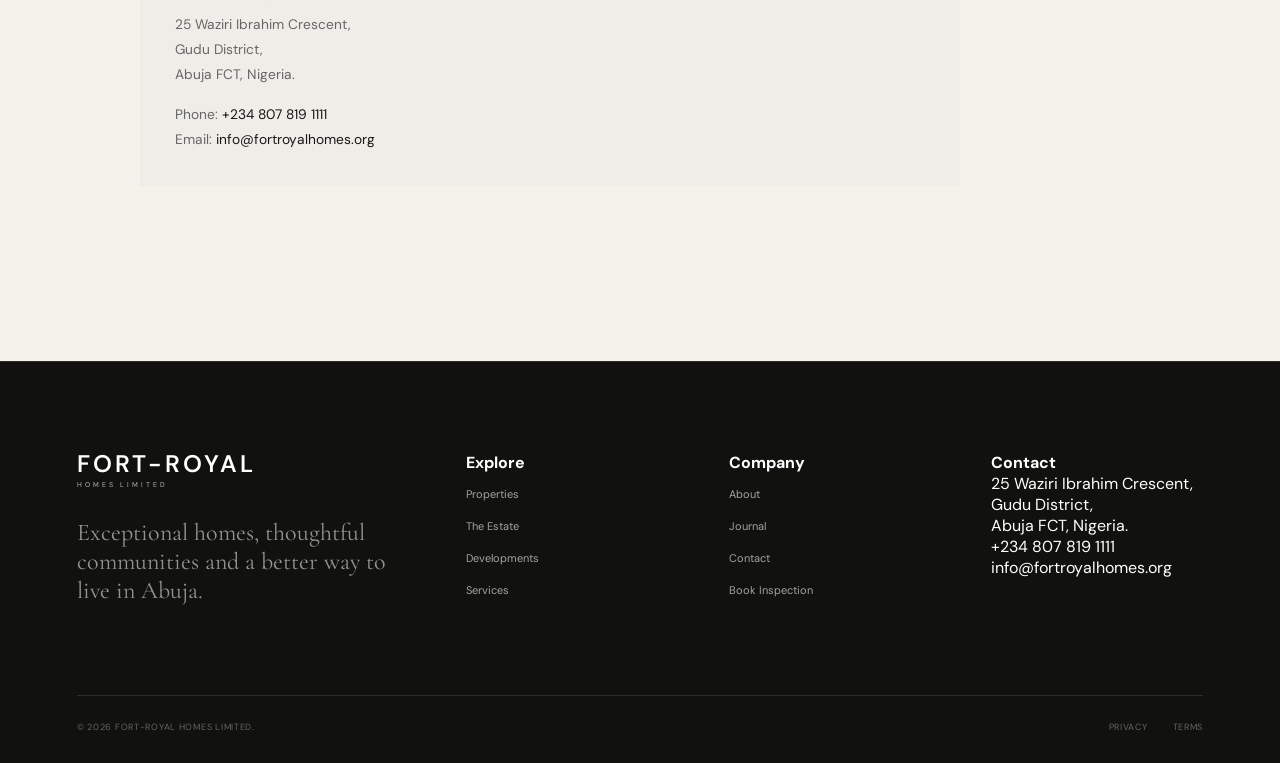
<file: privacy.html>
<!DOCTYPE html>
<html lang="en">
<head>
    <meta charset="UTF-8">
    <meta name="viewport" content="width=device-width, initial-scale=1.0">

    <title>Privacy Policy | Fort-Royal Homes</title>

    <meta
        name="description"
        content="Privacy Policy for Fort-Royal Homes Limited."
    >

    <link rel="preconnect" href="https://fonts.googleapis.com">
    <link rel="preconnect" href="https://fonts.gstatic.com" crossorigin>

    <link
        href="https://fonts.googleapis.com/css2?family=Cormorant+Garamond:wght@400;500;600;700&family=DM+Sans:wght@400;500;600;700&display=swap"
        rel="stylesheet"
    >

    <link rel="stylesheet" href="css/style.css">

    <style>
        /* =========================================================
           PRIVACY PAGE
        ========================================================= */

        .legal-hero {
            padding: 180px 0 90px;
            background: #171717;
            color: #fff;
        }

        .legal-hero-inner {
            width: min(1000px, calc(100% - 48px));
            margin: 0 auto;
        }

        .legal-hero .section-label {
            color: #cbb98e;
        }

        .legal-hero h1 {
            max-width: 800px;
            margin: 15px 0 20px;
            font-family: var(--serif);
            font-size: clamp(3.5rem, 7vw, 6.5rem);
            font-weight: 500;
            line-height: .9;
            letter-spacing: -.035em;
        }

        .legal-hero p {
            margin: 0;
            color: rgba(255,255,255,.62);
            font-size: .9rem;
        }

        .legal-content {
            width: min(1000px, calc(100% - 48px));
            margin: 0 auto;
            padding: 100px 0 120px;
        }

        .legal-intro {
            max-width: 760px;
            margin-bottom: 70px;
            padding-bottom: 45px;
            border-bottom: 1px solid #d8d4cd;
        }

        .legal-intro p {
            margin: 0;
            color: #555;
            font-size: 1rem;
            line-height: 1.9;
        }

        .legal-section {
            max-width: 820px;
            margin-bottom: 55px;
        }

        .legal-section h2 {
            margin: 0 0 18px;
            font-family: var(--serif);
            font-size: 2.6rem;
            font-weight: 500;
            line-height: 1;
        }

        .legal-section h3 {
            margin: 28px 0 10px;
            font-size: 1rem;
        }

        .legal-section p {
            margin: 0 0 17px;
            color: #606060;
            font-size: .9rem;
            line-height: 1.9;
        }

        .legal-section ul {
            margin: 15px 0 20px;
            padding-left: 22px;
        }

        .legal-section li {
            margin-bottom: 10px;
            color: #606060;
            font-size: .9rem;
            line-height: 1.8;
        }

        .legal-section a {
            color: #171717;
        }

        .legal-contact {
            padding: 35px;
            background: #efede8;
        }

        .legal-contact strong {
            display: block;
            margin-bottom: 12px;
            font-family: var(--serif);
            font-size: 1.8rem;
            font-weight: 500;
        }

        .legal-contact p {
            margin: 0;
            color: #666;
            font-size: .86rem;
            line-height: 1.8;
        }

        .legal-contact a {
            color: #171717;
            text-decoration: none;
        }

        @media (max-width: 680px) {

            .legal-hero {
                padding: 135px 0 65px;
            }

            .legal-hero-inner,
            .legal-content {
                width: min(100% - 32px, 1000px);
            }

            .legal-content {
                padding: 70px 0 85px;
            }

            .legal-section h2 {
                font-size: 2.25rem;
            }

            .legal-contact {
                padding: 27px 22px;
            }
        }
    </style>
</head>

<body>

    <!-- HEADER -->
    <header class="site-header">

        <div class="header-inner">

            <a href="index.html" class="brand">
                <span class="brand-main">FORT-ROYAL</span>
                <span class="brand-sub">HOMES LIMITED</span>
            </a>

            <nav class="desktop-nav">
                <a href="properties.html">Properties</a>
                <a href="estate.html">The Estate</a>
                <a href="developments.html">Developments</a>
                <a href="about.html">About</a>
                <a href="journal.html">Journal</a>
                <a href="inspection.html" class="nav-cta">
                    Book Inspection
                </a>
            </nav>

            <button
                class="menu-toggle"
                type="button"
                aria-label="Open menu"
                aria-expanded="false"
                aria-controls="mobileMenu"
            >
                <span></span>
                <span></span>
            </button>

        </div>

    </header>


    <!-- MOBILE MENU -->
    <div class="mobile-menu" id="mobileMenu">

        <div class="mobile-menu-inner">

            <div class="mobile-menu-top">

                <span>MENU</span>

                <button
                    type="button"
                    class="mobile-menu-close"
                    aria-label="Close menu"
                >
                    ×
                </button>

            </div>

            <nav>

                <a href="properties.html">Properties</a>
                <a href="estate.html">The Estate</a>
                <a href="developments.html">Developments</a>
                <a href="about.html">About</a>
                <a href="services.html">Services</a>
                <a href="journal.html">Journal</a>
                <a href="contact.html">Contact</a>

            </nav>

            <a
                href="inspection.html"
                class="mobile-menu-cta"
            >
                Book an Inspection
            </a>

        </div>

    </div>


    <main>

        <!-- HERO -->
        <section class="legal-hero">

            <div class="legal-hero-inner">

                <div class="section-label">
                    LEGAL
                </div>

                <h1>
                    Privacy Policy
                </h1>

                <p>
                    Last updated: September 2026
                </p>

            </div>

        </section>


        <!-- CONTENT -->
        <section class="legal-content">

            <div class="legal-intro">

                <p>
                    Fort-Royal Homes Limited respects your privacy and is
                    committed to handling personal information responsibly.
                    This Privacy Policy explains the general way information
                    may be collected, used and protected when you interact
                    with our website, services, enquiries and inspection
                    requests.
                </p>

            </div>


            <article class="legal-section">

                <h2>
                    01. Information we collect
                </h2>

                <p>
                    Depending on how you interact with the website, we may
                    receive information that you voluntarily provide to us.
                </p>

                <ul>
                    <li>
                        Name and contact information.
                    </li>

                    <li>
                        Email address and telephone number.
                    </li>

                    <li>
                        Property preferences and enquiry details.
                    </li>

                    <li>
                        Inspection requests and preferred appointment details.
                    </li>

                    <li>
                        Messages and other information you choose to send to us.
                    </li>
                </ul>

                <p>
                    We may also receive limited technical information associated
                    with website usage, such as browser, device and general
                    website interaction information.
                </p>

            </article>


            <article class="legal-section">

                <h2>
                    02. How we use information
                </h2>

                <p>
                    Information provided through our website may be used to
                    respond to enquiries, arrange property inspections,
                    communicate about properties and services, and provide
                    requested assistance.
                </p>

                <p>
                    We may also use information to improve our website,
                    services and customer experience, and where appropriate
                    to communicate relevant information about Fort-Royal
                    Homes.
                </p>

            </article>


            <article class="legal-section">

                <h2>
                    03. Inspection requests
                </h2>

                <p>
                    When you request an inspection or virtual tour, information
                    such as your name, contact details, selected property,
                    preferred date and other appointment information may be
                    processed so that the request can be managed.
                </p>

                <p>
                    We may contact you using the details supplied in order to
                    confirm, clarify or follow up on your request.
                </p>

            </article>


            <article class="legal-section">

                <h2>
                    04. Contact forms
                </h2>

                <p>
                    Information submitted through contact or enquiry forms may
                    be used by Fort-Royal Homes to understand your request and
                    respond appropriately.
                </p>

                <p>
                    Please avoid submitting highly sensitive personal
                    information through general website enquiry forms unless
                    specifically requested and appropriate.
                </p>

            </article>


            <article class="legal-section">

                <h2>
                    05. Information sharing
                </h2>

                <p>
                    We do not intend to sell personal information submitted
                    through the website.
                </p>

                <p>
                    Information may be shared where reasonably necessary to
                    provide a requested service, operate website functionality,
                    comply with applicable legal obligations, protect rights,
                    prevent misuse or otherwise support legitimate business
                    operations.
                </p>

            </article>


            <article class="legal-section">

                <h2>
                    06. Data security
                </h2>

                <p>
                    We take reasonable measures designed to protect information
                    against unauthorized access, misuse, alteration or loss.
                    However, no internet transmission or electronic storage
                    system can be guaranteed to be completely secure.
                </p>

            </article>


            <article class="legal-section">

                <h2>
                    07. Cookies and technology
                </h2>

                <p>
                    The website may use cookies or similar technologies where
                    required for functionality, analytics, security or improving
                    the browsing experience.
                </p>

                <p>
                    Browser settings may allow you to control or restrict
                    certain cookies, although doing so may affect some website
                    functionality.
                </p>

            </article>


            <article class="legal-section">

                <h2>
                    08. Third-party services
                </h2>

                <p>
                    Certain website functions may rely on third-party services
                    or platforms. Such services may process information in
                    accordance with their own policies and terms.
                </p>

                <p>
                    We aim to use reputable service providers appropriate to
                    the website's functions and business requirements.
                </p>

            </article>


            <article class="legal-section">

                <h2>
                    09. Your choices
                </h2>

                <p>
                    You may contact us regarding information you have submitted
                    through the website, including requests to understand,
                    correct or otherwise address your personal information,
                    subject to applicable law and legitimate operational
                    requirements.
                </p>

            </article>


            <article class="legal-section">

                <h2>
                    10. Policy updates
                </h2>

                <p>
                    This Privacy Policy may be updated from time to time to
                    reflect changes in our website, services, technology or
                    applicable requirements.
                </p>

                <p>
                    Any updated version will be published on this page with
                    an updated date.
                </p>

            </article>


            <article class="legal-section">

                <h2>
                    11. Contact us
                </h2>

                <div class="legal-contact">

                    <strong>
                        Fort-Royal Homes Limited
                    </strong>

                    <p>
                        25 Waziri Ibrahim Crescent,<br>
                        Gudu District,<br>
                        Abuja FCT, Nigeria.
                    </p>

                    <p style="margin-top:15px;">
                        Phone:
                        <a href="tel:+2348078191111">
                            +234 807 819 1111
                        </a>
                    </p>

                    <p>
                        Email:
                        <a href="mailto:info@fortroyalhomes.org">
                            info@fortroyalhomes.org
                        </a>
                    </p>

                </div>

            </article>

        </section>

    </main>


    <!-- FOOTER -->
    <footer class="footer">

        <div class="footer-top">

            <div class="footer-brand">

                <a href="index.html" class="brand">

                    <span class="brand-main">
                        FORT-ROYAL
                    </span>

                    <span class="brand-sub">
                        HOMES LIMITED
                    </span>

                </a>

                <p>
                    Exceptional homes, thoughtful communities and
                    a better way to live in Abuja.
                </p>

            </div>


            <div class="footer-column">

                <h4>
                    Explore
                </h4>

                <a href="properties.html">
                    Properties
                </a>

                <a href="estate.html">
                    The Estate
                </a>

                <a href="developments.html">
                    Developments
                </a>

                <a href="services.html">
                    Services
                </a>

            </div>


            <div class="footer-column">

                <h4>
                    Company
                </h4>

                <a href="about.html">
                    About
                </a>

                <a href="journal.html">
                    Journal
                </a>

                <a href="contact.html">
                    Contact
                </a>

                <a href="inspection.html">
                    Book Inspection
                </a>

            </div>


            <div class="footer-contact">

                <h4>
                    Contact
                </h4>

                <p>
                    25 Waziri Ibrahim Crescent,<br>
                    Gudu District,<br>
                    Abuja FCT, Nigeria.
                </p>

                <a href="tel:+2348078191111">
                    +234 807 819 1111
                </a>

                <a href="mailto:info@fortroyalhomes.org">
                    info@fortroyalhomes.org
                </a>

            </div>

        </div>


        <div class="footer-bottom">

            <span>
                © 2026 Fort-Royal Homes Limited.
            </span>

            <div>

                <a href="privacy.html">
                    Privacy
                </a>

                <a href="terms.html">
                    Terms
                </a>

            </div>

        </div>

    </footer>


    <script src="js/main.js"></script>

</body>
</html>
</file>
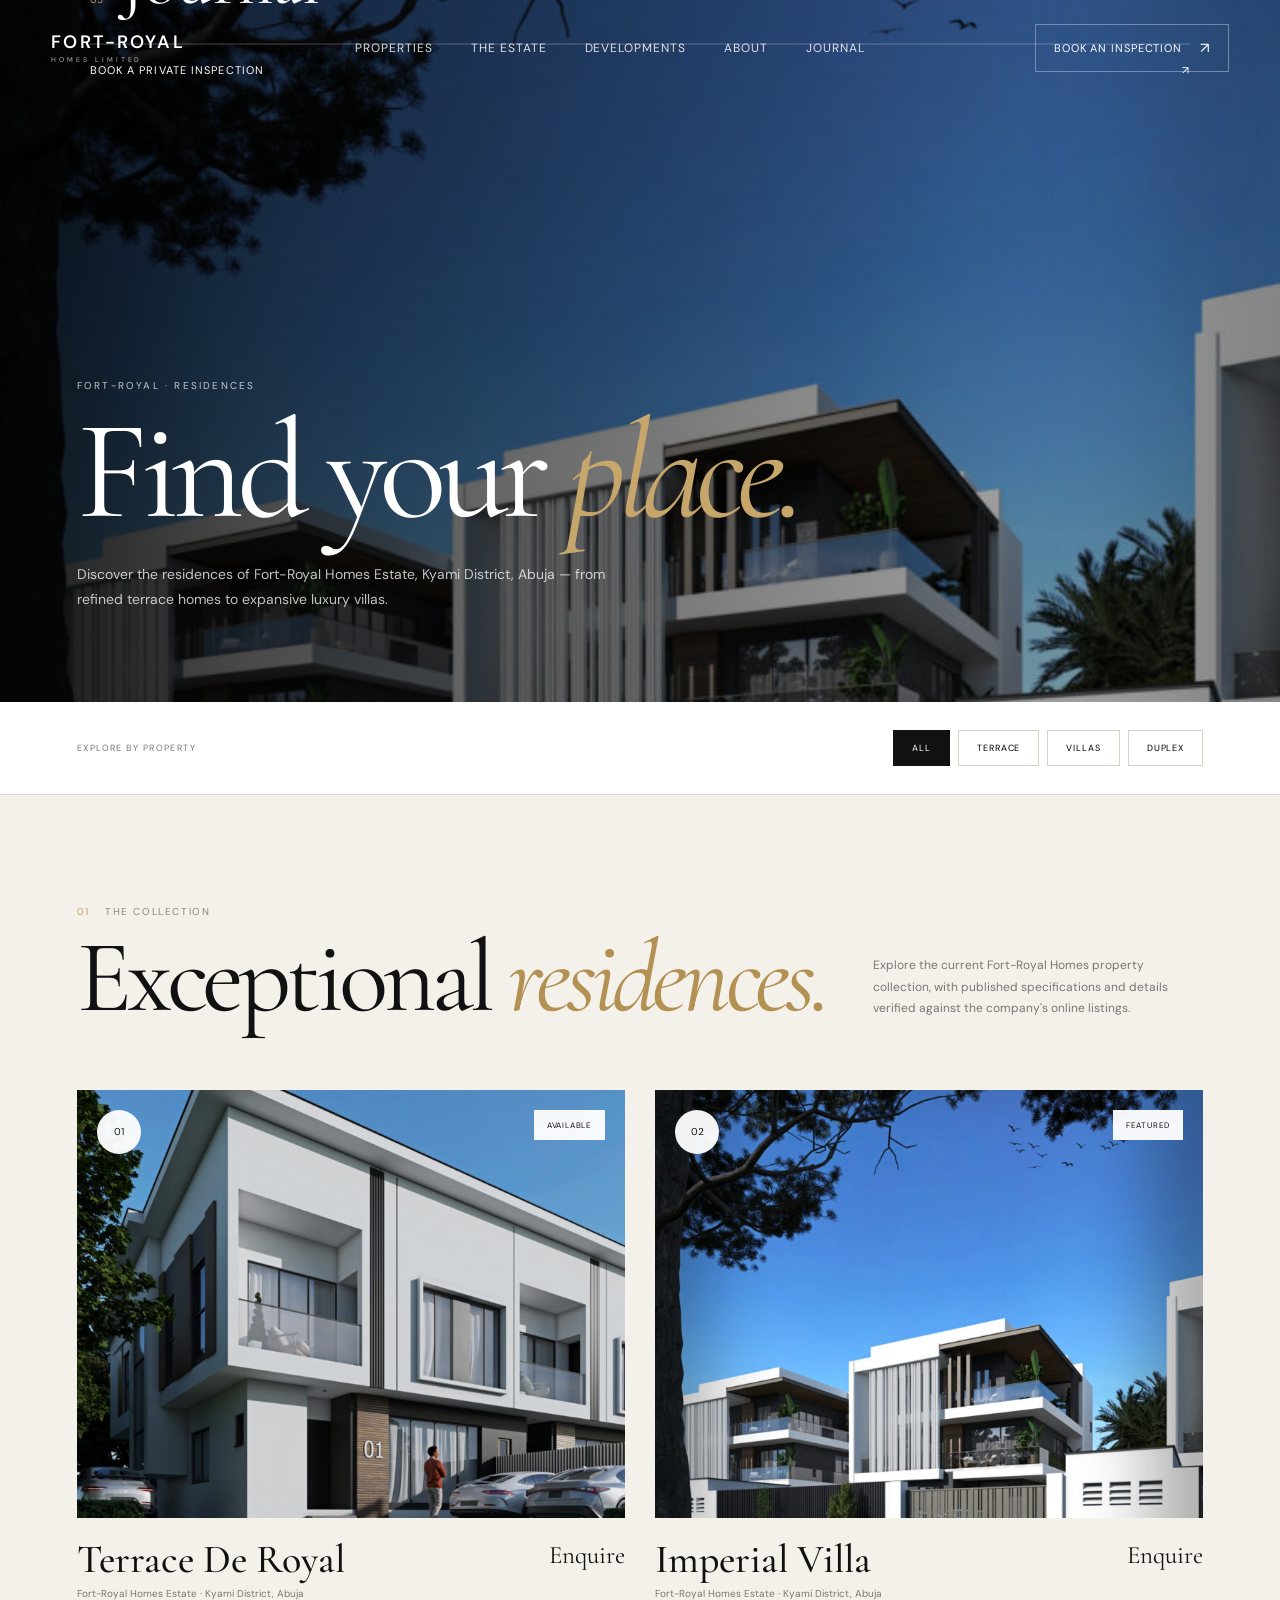
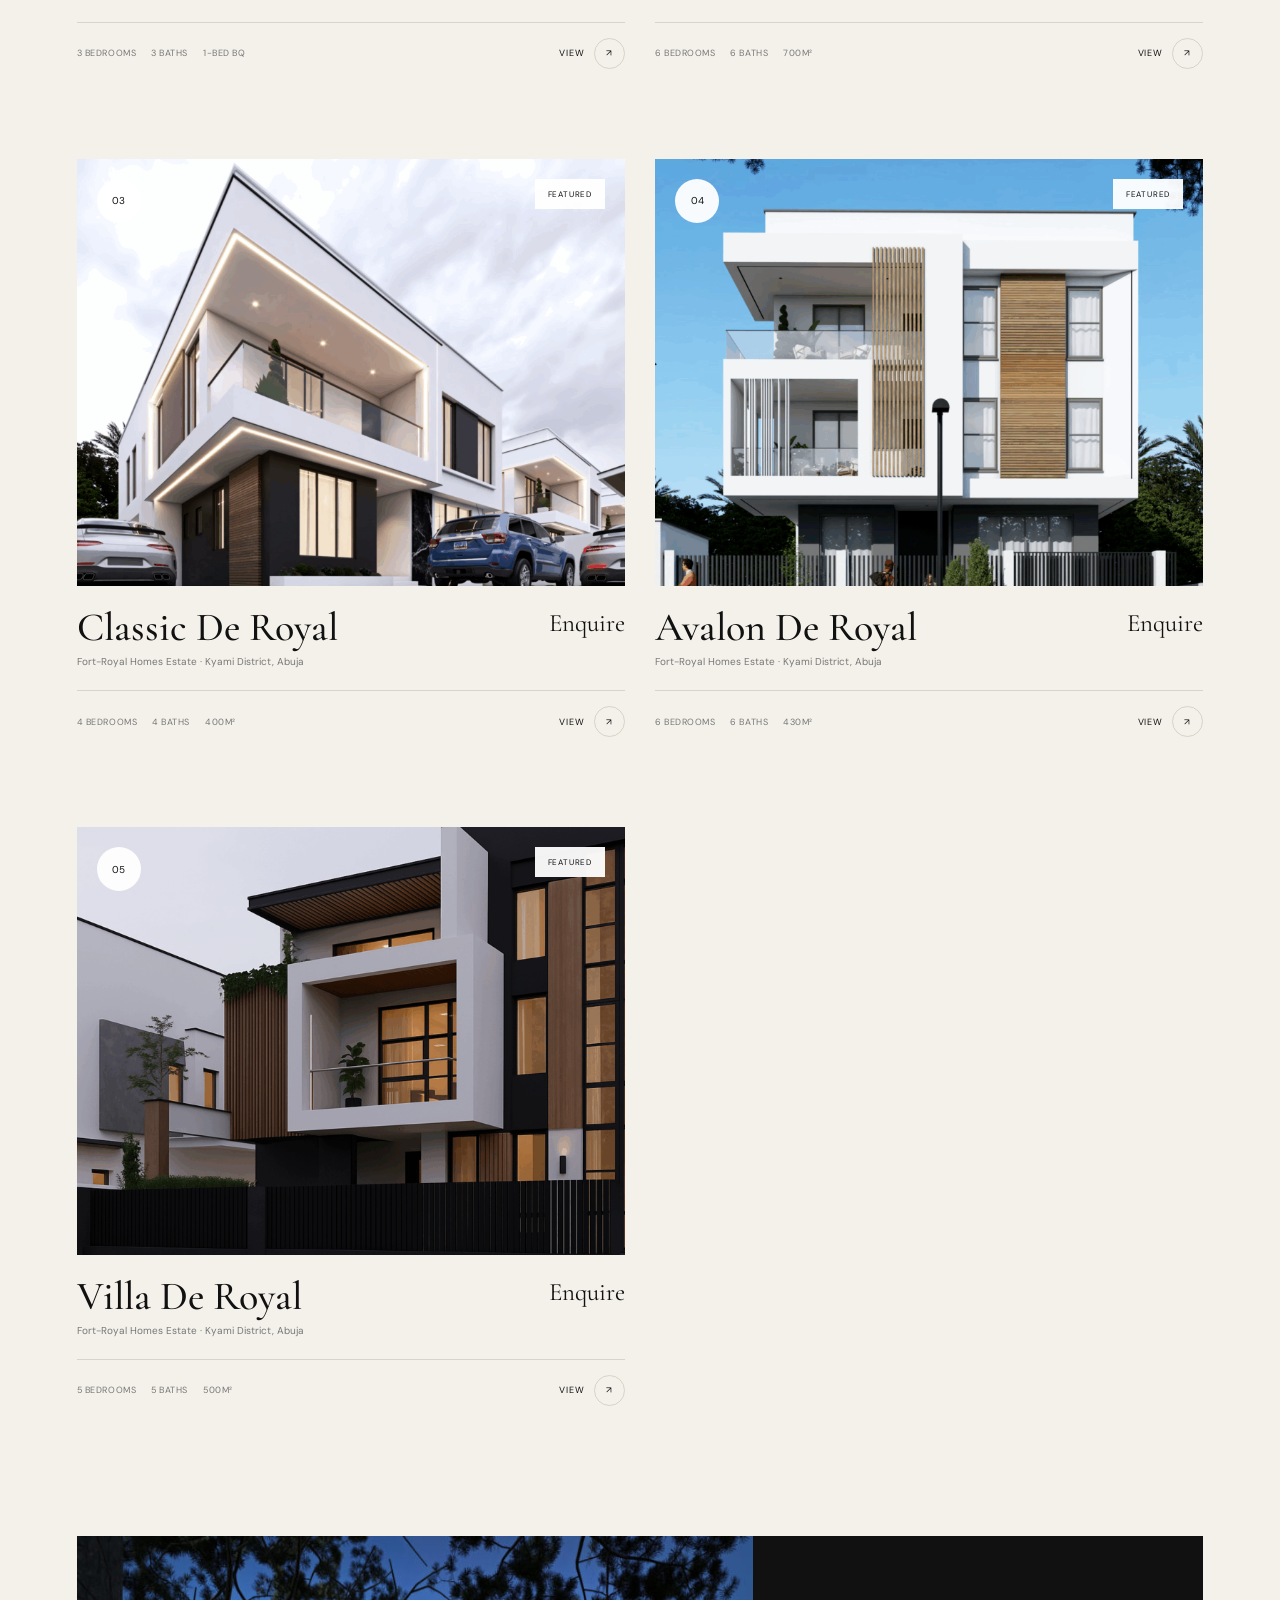
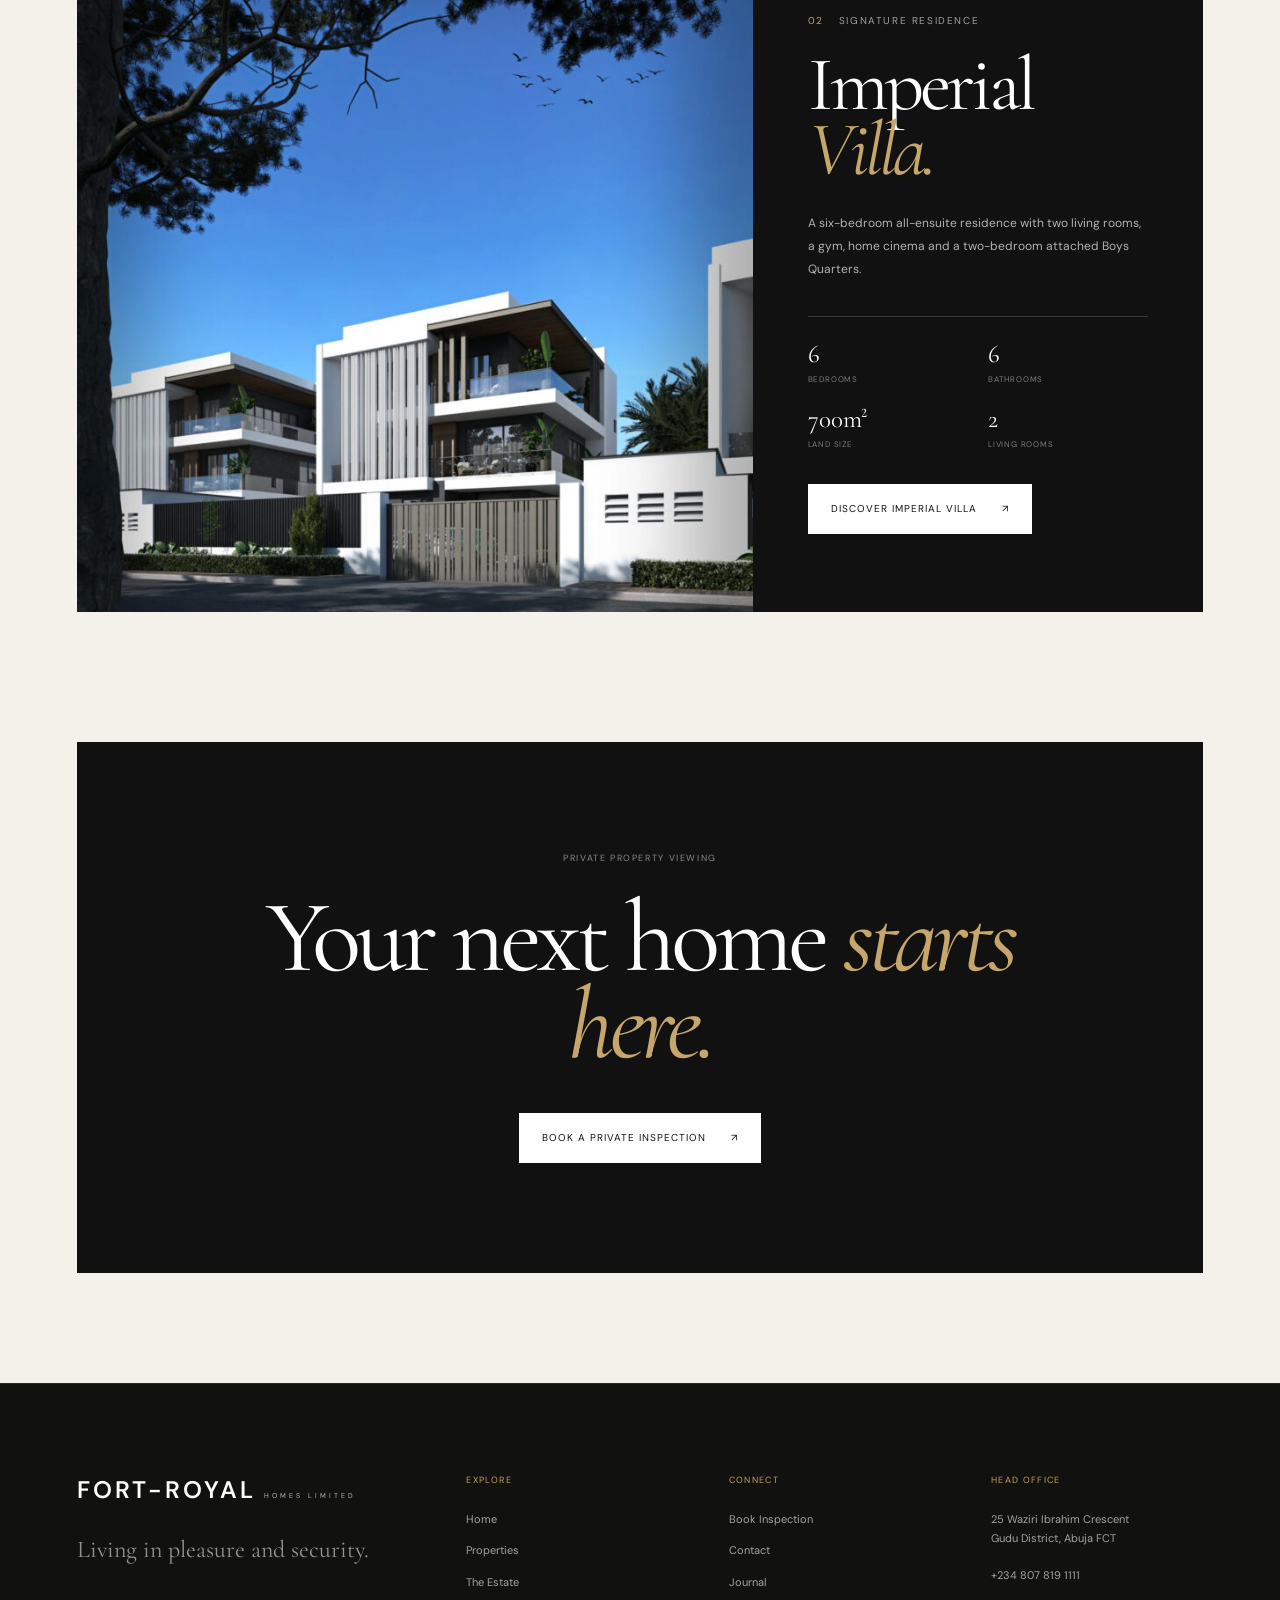
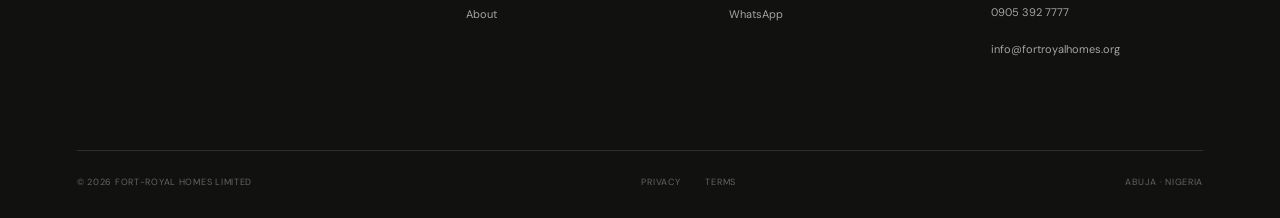
<file: properties.html>
<!DOCTYPE html><html lang="en">
<head>
    <meta charset="UTF-8">
    <meta name="viewport" content="width=device-width, initial-scale=1.0"><title>Properties | Fort-Royal Homes Limited</title>

<meta
    name="description"
    content="Explore the residences of Fort-Royal Homes Estate in Kyami District, Abuja."
>

<link rel="preconnect" href="https://fonts.googleapis.com">
<link rel="preconnect" href="https://fonts.gstatic.com" crossorigin>

<link
    href="https://fonts.googleapis.com/css2?family=Cormorant+Garamond:wght@400;500;600;700&family=DM+Sans:wght@400;500;600;700&display=swap"
    rel="stylesheet"
>

<link rel="stylesheet" href="css/style.css">

<style>

    /* =========================================
       PROPERTIES PAGE
    ========================================= */

    .properties-page {
        background: #f4f1ea;
        color: #111;
    }

    .properties-hero {
        min-height: 78vh;

        position: relative;

        display: flex;
        align-items: flex-end;

        padding: 150px 6vw 90px;

        color: #fff;

        background:
            linear-gradient(
                90deg,
                rgba(0,0,0,.82),
                rgba(0,0,0,.25)
            ),
            url("image/imperial-villa.jpg");

        background-size: cover;
        background-position: center;
    }

    .properties-hero-inner {
        max-width: 1000px;
    }

    .properties-hero h1 {
        margin: 25px 0 0;

        font-family: var(--serif);

        font-size: clamp(72px, 11vw, 155px);

        font-weight: 400;

        line-height: .78;

        letter-spacing: -.055em;
    }

    .properties-hero h1 em {
        color: #c6a66a;
        font-style: italic;
    }

    .properties-hero p:last-child {
        max-width: 550px;

        margin-top: 35px;

        color: rgba(255,255,255,.75);

        font-size: 14px;

        line-height: 1.8;
    }


    /* =========================================
       FILTER
    ========================================= */

    .property-filter {
        padding: 28px 6vw;

        background: #fff;

        border-bottom: 1px solid #ddd8cd;

        display: flex;

        align-items: center;

        justify-content: space-between;

        gap: 25px;
    }

    .filter-label {
        font-size: 9px;

        text-transform: uppercase;

        letter-spacing: .16em;

        color: #777;
    }

    .filter-buttons {
        display: flex;

        flex-wrap: wrap;

        gap: 8px;
    }

    .filter-button {
        border: 1px solid #d8d3c8;

        background: transparent;

        padding: 11px 18px;

        font-family: inherit;

        font-size: 9px;

        text-transform: uppercase;

        letter-spacing: .1em;

        cursor: pointer;

        transition: .3s ease;
    }

    .filter-button:hover,
    .filter-button.active {
        background: #111;
        color: #fff;
        border-color: #111;
    }


    /* =========================================
       CATALOGUE
    ========================================= */

    .property-catalogue {
        padding: 110px 6vw;
    }

    .catalogue-heading {
        display: flex;

        align-items: flex-end;

        justify-content: space-between;

        gap: 30px;

        margin-bottom: 70px;
    }

    .catalogue-heading h2 {
        margin-top: 18px;

        font-family: var(--serif);

        font-size: clamp(55px, 8vw, 110px);

        font-weight: 400;

        line-height: .82;

        letter-spacing: -.05em;
    }

    .catalogue-heading h2 em {
        color: #b39152;
        font-style: italic;
    }

    .catalogue-heading p {
        max-width: 330px;

        font-size: 12px;

        line-height: 1.8;

        color: #777;
    }


    /* =========================================
       PROPERTY GRID
    ========================================= */

    .catalogue-grid {
        display: grid;

        grid-template-columns:
            repeat(2, minmax(0, 1fr));

        gap: 90px 30px;
    }

    .catalogue-card {
        opacity: 1;

        transition:
            opacity .35s ease,
            transform .35s ease;
    }

    .catalogue-card-image {
        position: relative;

        overflow: hidden;

        aspect-ratio: 1 / .78;

        background: #ddd;
    }

    .catalogue-card-image img {
        width: 100%;
        height: 100%;

        object-fit: cover;

        display: block;

        transition:
            transform 1s cubic-bezier(.2,.65,.3,1);
    }

    .catalogue-card:hover
    .catalogue-card-image img {
        transform: scale(1.05);
    }

    .catalogue-number {
        position: absolute;

        z-index: 2;

        top: 20px;
        left: 20px;

        width: 44px;
        height: 44px;

        border-radius: 50%;

        background: rgba(255,255,255,.95);

        display: grid;
        place-items: center;

        font-size: 10px;
    }

    .catalogue-status {
        position: absolute;

        z-index: 2;

        top: 20px;
        right: 20px;

        padding: 10px 13px;

        background: rgba(255,255,255,.95);

        font-size: 8px;

        text-transform: uppercase;

        letter-spacing: .1em;
    }


    /* =========================================
       PROPERTY INFO
    ========================================= */

    .catalogue-card-info {
        padding-top: 22px;

        display: flex;

        justify-content: space-between;

        gap: 25px;
    }

    .catalogue-card-info h3 {
        font-family: var(--serif);

        font-size: 40px;

        font-weight: 500;

        line-height: .95;
    }

    .catalogue-card-info p {
        margin-top: 8px;

        color: #777;

        font-size: 10px;

        line-height: 1.6;
    }

    .catalogue-price {
        white-space: nowrap;

        font-family: var(--serif);

        font-size: 25px;
    }


    /* =========================================
       DETAILS
    ========================================= */

    .catalogue-details {
        margin-top: 20px;

        padding-top: 15px;

        border-top: 1px solid #d9d4ca;

        display: flex;

        align-items: center;

        justify-content: space-between;

        gap: 15px;
    }

    .catalogue-specs {
        display: flex;

        flex-wrap: wrap;

        gap: 15px;

        color: #777;

        font-size: 9px;

        text-transform: uppercase;

        letter-spacing: .06em;
    }

    .catalogue-view {
        display: inline-flex;

        align-items: center;

        gap: 9px;

        font-size: 9px;

        text-transform: uppercase;

        letter-spacing: .1em;
    }

    .catalogue-view span {
        width: 31px;
        height: 31px;

        border: 1px solid #d8d3c8;

        border-radius: 50%;

        display: grid;

        place-items: center;

        transition: .3s ease;
    }

    .catalogue-card:hover
    .catalogue-view span {
        background: #111;

        color: #fff;

        border-color: #111;
    }


    /* =========================================
       FEATURED PROPERTY
    ========================================= */

    .featured-property {
        margin-top: 130px;

        display: grid;

        grid-template-columns:
            1.2fr .8fr;

        min-height: 650px;

        background: #111;

        color: #fff;
    }

    .featured-image {
        min-height: 650px;

        overflow: hidden;
    }

    .featured-image img {
        width: 100%;
        height: 100%;

        object-fit: cover;
    }

    .featured-content {
        padding: 75px 55px;

        display: flex;

        flex-direction: column;

        justify-content: center;
    }

    .featured-content .section-label {
        color: rgba(255,255,255,.6);
    }

    .featured-content h2 {
        margin-top: 25px;

        font-family: var(--serif);

        font-size: clamp(55px, 6vw, 90px);

        font-weight: 400;

        line-height: .85;

        letter-spacing: -.05em;
    }

    .featured-content h2 em {
        color: #c6a66a;

        font-style: italic;
    }

    .featured-content p {
        max-width: 440px;

        margin-top: 30px;

        color: rgba(255,255,255,.68);

        font-size: 12px;

        line-height: 1.9;
    }

    .featured-facts {
        margin-top: 35px;

        display: grid;

        grid-template-columns:
            repeat(2, 1fr);

        gap: 20px;

        border-top: 1px solid rgba(255,255,255,.18);

        padding-top: 22px;
    }

    .featured-facts strong {
        display: block;

        font-family: var(--serif);

        font-size: 25px;

        font-weight: 400;
    }

    .featured-facts span {
        display: block;

        margin-top: 5px;

        color: rgba(255,255,255,.45);

        font-size: 8px;

        text-transform: uppercase;

        letter-spacing: .1em;
    }


    /* =========================================
       CTA
    ========================================= */

    .properties-cta {
        margin-top: 130px;

        padding: 110px 8vw;

        background: #111;

        color: #fff;

        text-align: center;
    }

    .properties-cta p {
        font-size: 9px;

        text-transform: uppercase;

        letter-spacing: .18em;

        color: rgba(255,255,255,.5);
    }

    .properties-cta h2 {
        max-width: 850px;

        margin: 30px auto 0;

        font-family: var(--serif);

        font-size: clamp(60px, 8vw, 115px);

        font-weight: 400;

        line-height: .85;

        letter-spacing: -.05em;
    }

    .properties-cta h2 em {
        color: #c6a66a;

        font-style: italic;
    }

    .properties-cta .button {
        margin-top: 45px;
    }


    /* =========================================
       MOBILE
    ========================================= */

    @media (max-width: 700px) {

        .properties-hero {
            min-height: 72vh;

            padding:
                130px 6vw
                70px;
        }

        .properties-hero h1 {
            font-size:
                clamp(65px, 19vw, 105px);
        }

        .properties-hero p:last-child {
            font-size: 12px;
        }

        .property-filter {
            flex-direction: column;

            align-items: flex-start;
        }

        .filter-buttons {
            width: 100%;

            flex-wrap: nowrap;

            overflow-x: auto;

            padding-bottom: 5px;
        }

        .filter-button {
            flex-shrink: 0;
        }

        .property-catalogue {
            padding: 80px 6vw;
        }

        .catalogue-heading {
            flex-direction: column;

            align-items: flex-start;
        }

        .catalogue-grid {
            grid-template-columns: 1fr;

            gap: 65px;
        }

        .catalogue-card-info {
            flex-direction: column;

            gap: 12px;
        }

        .catalogue-card-info h3 {
            font-size: 36px;
        }

        .featured-property {
            grid-template-columns: 1fr;

            margin-top: 80px;
        }

        .featured-image {
            min-height: 400px;
        }

        .featured-content {
            padding: 65px 30px;
        }

        .properties-cta {
            margin-top: 80px;

            padding: 80px 6vw;
        }

    }

</style>

</head><body class="properties-page"><!-- =========================================
     HEADER
========================================= --><header class="site-header" id="siteHeader"><a href="index.html" class="brand">

    <span class="brand-main">
        FORT-ROYAL
    </span>

    <span class="brand-sub">
        HOMES LIMITED
    </span>

</a>


<nav class="desktop-nav">

    <a href="properties.html">
        Properties
    </a>

    <a href="estate.html">
        The Estate
    </a>

    <a href="developments.html">
        Developments
    </a>

    <a href="about.html">
        About
    </a>

    <a href="journal.html">
        Journal
    </a>

</nav>


<a href="inspection.html" class="nav-cta">

    <span>
        Book an Inspection
    </span>

    <span class="arrow">
        ↗
    </span>

</a>


<button
    class="menu-toggle"
    id="menuToggle"
    type="button"
    aria-label="Open navigation menu"
    aria-expanded="false"
>

    <span></span>
    <span></span>

</button>

</header><!-- =========================================
     MOBILE MENU
========================================= --><div class="mobile-menu" id="mobileMenu"><div class="mobile-menu-inner">

    <div class="mobile-menu-top">

        <span>
            MENU
        </span>

        <button
            id="menuClose"
            type="button"
            aria-label="Close navigation menu"
        >
            ×
        </button>

    </div>


    <nav>

        <a href="index.html">
            <span>00</span>
            Home
        </a>

        <a href="properties.html">
            <span>01</span>
            Properties
        </a>

        <a href="estate.html">
            <span>02</span>
            The Estate
        </a>

        <a href="developments.html">
            <span>03</span>
            Developments
        </a>

        <a href="about.html">
            <span>04</span>
            About
        </a>

        <a href="journal.html">
            <span>05</span>
            Journal
        </a>

    </nav>


    <a
        href="inspection.html"
        class="mobile-menu-cta"
    >

        <span>
            Book a Private Inspection
        </span>

        <span>
            ↗
        </span>

    </a>

</div>

</div><!-- =========================================
     MAIN
========================================= --><main><!-- HERO --><section class="properties-hero"><div class="properties-hero-inner">

    <p class="eyebrow">
        FORT-ROYAL · RESIDENCES
    </p>

    <h1>
        Find your
        <em>place.</em>
    </h1>

    <p>
        Discover the residences of Fort-Royal Homes Estate,
        Kyami District, Abuja — from refined terrace homes
        to expansive luxury villas.
    </p>

</div>

</section><!-- FILTER --><section class="property-filter"><span class="filter-label">
    Explore by property
</span>


<div class="filter-buttons">

    <button
        class="filter-button active"
        data-filter="all"
        type="button"
    >
        All
    </button>

    <button
        class="filter-button"
        data-filter="terrace"
        type="button"
    >
        Terrace
    </button>

    <button
        class="filter-button"
        data-filter="villa"
        type="button"
    >
        Villas
    </button>

    <button
        class="filter-button"
        data-filter="duplex"
        type="button"
    >
        Duplex
    </button>

</div>

</section><!-- COLLECTION --><section class="property-catalogue"><div class="catalogue-heading">

    <div>

        <div class="section-label">

            <span>
                01
            </span>

            The Collection

        </div>


        <h2>
            Exceptional
            <em>residences.</em>
        </h2>

    </div>


    <p>
        Explore the current Fort-Royal Homes property
        collection, with published specifications and
        details verified against the company's online listings.
    </p>

</div>


<div class="catalogue-grid">


    <!-- TERRACE DE ROYAL -->

    <article
        class="catalogue-card"
        data-category="terrace"
    >

        <a href="property.html?property=terrace-de-royal">

            <div class="catalogue-card-image">

                <span class="catalogue-number">
                    01
                </span>

                <span class="catalogue-status">
                    Available
                </span>

                <img
                    src="image/VIEW-1-119-1-e1747911026540-768x768.jpg"
                    alt="Terrace De Royal"
                    loading="lazy"
                >

            </div>


            <div class="catalogue-card-info">

                <div>

                    <h3>
                        Terrace De Royal
                    </h3>

                    <p>
                        Fort-Royal Homes Estate ·
                        Kyami District, Abuja
                    </p>

                </div>


                <div class="catalogue-price">
                    Enquire
                </div>

            </div>


            <div class="catalogue-details">

                <div class="catalogue-specs">

                    <span>
                        3 Bedrooms
                    </span>

                    <span>
                        3 Baths
                    </span>

                    <span>
                        1-Bed BQ
                    </span>

                </div>


                <div class="catalogue-view">

                    View

                    <span>
                        ↗
                    </span>

                </div>

            </div>

        </a>

    </article>


    <!-- IMPERIAL VILLA -->

    <article
        class="catalogue-card"
        data-category="villa"
    >

        <a href="property.html?property=imperial-villa">

            <div class="catalogue-card-image">

                <span class="catalogue-number">
                    02
                </span>

                <span class="catalogue-status">
                    Featured
                </span>

                <img
                    src="image/imperial-villa.jpg"
                    alt="Imperial Villa"
                    loading="lazy"
                >

            </div>


            <div class="catalogue-card-info">

                <div>

                    <h3>
                        Imperial Villa
                    </h3>

                    <p>
                        Fort-Royal Homes Estate ·
                        Kyami District, Abuja
                    </p>

                </div>


                <div class="catalogue-price">
                    Enquire
                </div>

            </div>


            <div class="catalogue-details">

                <div class="catalogue-specs">

                    <span>
                        6 Bedrooms
                    </span>

                    <span>
                        6 Baths
                    </span>

                    <span>
                        700m²
                    </span>

                </div>


                <div class="catalogue-view">

                    View

                    <span>
                        ↗
                    </span>

                </div>

            </div>

        </a>

    </article>


    <!-- CLASSIC DE ROYAL -->

    <article
        class="catalogue-card"
        data-category="villa"
    >

        <a href="property.html?property=classic-de-royal">

            <div class="catalogue-card-image">

                <span class="catalogue-number">
                    03
                </span>

                <span class="catalogue-status">
                    Featured
                </span>

                <img
                    src="image/classic-de-royal.png"
                    alt="Classic De Royal"
                    loading="lazy"
                >

            </div>


            <div class="catalogue-card-info">

                <div>

                    <h3>
                        Classic De Royal
                    </h3>

                    <p>
                        Fort-Royal Homes Estate ·
                        Kyami District, Abuja
                    </p>

                </div>


                <div class="catalogue-price">
                    Enquire
                </div>

            </div>


            <div class="catalogue-details">

                <div class="catalogue-specs">

                    <span>
                        4 Bedrooms
                    </span>

                    <span>
                        4 Baths
                    </span>

                    <span>
                        400m²
                    </span>

                </div>


                <div class="catalogue-view">

                    View

                    <span>
                        ↗
                    </span>

                </div>

            </div>

        </a>

    </article>


    <!-- AVALON DE ROYAL -->

    <article
        class="catalogue-card"
        data-category="duplex"
    >

        <a href="property.html?property=avalon-de-royal">

            <div class="catalogue-card-image">

                <span class="catalogue-number">
                    04
                </span>

                <span class="catalogue-status">
                    Featured
                </span>

                <img
                    src="image/avalon-de-royal.png"
                    alt="Avalon De Royal"
                    loading="lazy"
                >

            </div>


            <div class="catalogue-card-info">

                <div>

                    <h3>
                        Avalon De Royal
                    </h3>

                    <p>
                        Fort-Royal Homes Estate ·
                        Kyami District, Abuja
                    </p>

                </div>


                <div class="catalogue-price">
                    Enquire
                </div>

            </div>


            <div class="catalogue-details">

                <div class="catalogue-specs">

                    <span>
                        6 Bedrooms
                    </span>

                    <span>
                        6 Baths
                    </span>

                    <span>
                        430m²
                    </span>

                </div>


                <div class="catalogue-view">

                    View

                    <span>
                        ↗
                    </span>

                </div>

            </div>

        </a>

    </article>


    <!-- VILLA DE ROYAL -->

    <article
        class="catalogue-card"
        data-category="villa"
    >

        <a href="property.html?property=villa-de-royal">

            <div class="catalogue-card-image">

                <span class="catalogue-number">
                    05
                </span>

                <span class="catalogue-status">
                    Featured
                </span>

                <img
                    src="image/Villa-de-Royal-featured-image-768x768.png"
                    alt="Villa De Royal"
                    loading="lazy"
                >

            </div>


            <div class="catalogue-card-info">

                <div>

                    <h3>
                        Villa De Royal
                    </h3>

                    <p>
                        Fort-Royal Homes Estate ·
                        Kyami District, Abuja
                    </p>

                </div>


                <div class="catalogue-price">
                    Enquire
                </div>

            </div>


            <div class="catalogue-details">

                <div class="catalogue-specs">

                    <span>
                        5 Bedrooms
                    </span>

                    <span>
                        5 Baths
                    </span>

                    <span>
                        500m²
                    </span>

                </div>


                <div class="catalogue-view">

                    View

                    <span>
                        ↗
                    </span>

                </div>

            </div>

        </a>

    </article>

</div>


<!-- =========================================
     FEATURED IMPERIAL VILLA
========================================= -->

<section class="featured-property">

    <div class="featured-image">

        <img
            src="image/imperial-villa.jpg"
            alt="Imperial Villa at Fort-Royal Homes Estate"
            loading="lazy"
        >

    </div>


    <div class="featured-content">

        <div class="section-label">

            <span>
                02
            </span>

            Signature Residence

        </div>


        <h2>
            Imperial
            <em>Villa.</em>
        </h2>


        <p>
            A six-bedroom all-ensuite residence with two
            living rooms, a gym, home cinema and a
            two-bedroom attached Boys Quarters.
        </p>


        <div class="featured-facts">

            <div>

                <strong>
                    6
                </strong>

                <span>
                    Bedrooms
                </span>

            </div>


            <div>

                <strong>
                    6
                </strong>

                <span>
                    Bathrooms
                </span>

            </div>


            <div>

                <strong>
                    700m²
                </strong>

                <span>
                    Land Size
                </span>

            </div>


            <div>

                <strong>
                    2
                </strong>

                <span>
                    Living Rooms
                </span>

            </div>

        </div>


        <a
            href="property.html?property=imperial-villa"
            class="button button-light"
            style="margin-top:35px; width:max-content;"
        >
            Discover Imperial Villa
            <span>↗</span>
        </a>

    </div>

</section>


<!-- =========================================
     CTA
========================================= -->

<section class="properties-cta">

    <p>
        Private property viewing
    </p>


    <h2>
        Your next home
        <em>starts here.</em>
    </h2>


    <a
        href="inspection.html"
        class="button button-light"
    >

        Book a Private Inspection

        <span>
            ↗
        </span>

    </a>

</section>

</section></main><!-- =========================================
     FOOTER
========================================= --><footer class="footer"><div class="footer-top">


    <div class="footer-brand">

        <span class="brand-main">
            FORT-ROYAL
        </span>

        <span class="brand-sub">
            HOMES LIMITED
        </span>

        <p>
            Living in pleasure and security.
        </p>

    </div>


    <div class="footer-column">

        <span>
            Explore
        </span>

        <a href="index.html">
            Home
        </a>

        <a href="properties.html">
            Properties
        </a>

        <a href="estate.html">
            The Estate
        </a>

        <a href="about.html">
            About
        </a>

    </div>


    <div class="footer-column">

        <span>
            Connect
        </span>

        <a href="inspection.html">
            Book Inspection
        </a>

        <a href="contact.html">
            Contact
        </a>

        <a href="journal.html">
            Journal
        </a>

        <a href="https://wa.me/2348078191111">
            WhatsApp
        </a>

    </div>


    <div class="footer-column footer-contact">

        <span>
            Head Office
        </span>

        <p>
            25 Waziri Ibrahim Crescent<br>
            Gudu District, Abuja FCT
        </p>

        <a href="tel:+2348078191111">
            +234 807 819 1111
        </a>

        <a href="tel:+2349053927777">
            0905 392 7777
        </a>

        <a href="mailto:info@fortroyalhomes.org">
            info@fortroyalhomes.org
        </a>

    </div>

</div>


<div class="footer-bottom">

    <span>
        © 2026 Fort-Royal Homes Limited
    </span>


    <div>

        <a href="privacy.html">
            Privacy
        </a>

        <a href="terms.html">
            Terms
        </a>

    </div>


    <span>
        Abuja · Nigeria
    </span>

</div>

</footer><!-- =========================================
     JAVASCRIPT
========================================= --><script src="js/main.js"></script><script>

    /* =========================================
       PROPERTY FILTER
    ========================================= */

    const filterButtons =
        document.querySelectorAll(".filter-button");

    const propertyCards =
        document.querySelectorAll(".catalogue-card");


    filterButtons.forEach(button => {

        button.addEventListener("click", () => {

            filterButtons.forEach(item => {
                item.classList.remove("active");
            });

            button.classList.add("active");

            const selected =
                button.dataset.filter;


            propertyCards.forEach(card => {

                const category =
                    card.dataset.category;


                if (
                    selected === "all" ||
                    category === selected
                ) {

                    card.style.display = "";

                    setTimeout(() => {
                        card.style.opacity = "1";
                    }, 20);

                } else {

                    card.style.opacity = "0";

                    setTimeout(() => {
                        card.style.display = "none";
                    }, 250);

                }

            });

        });

    });

</script></body>
</html>
</file>
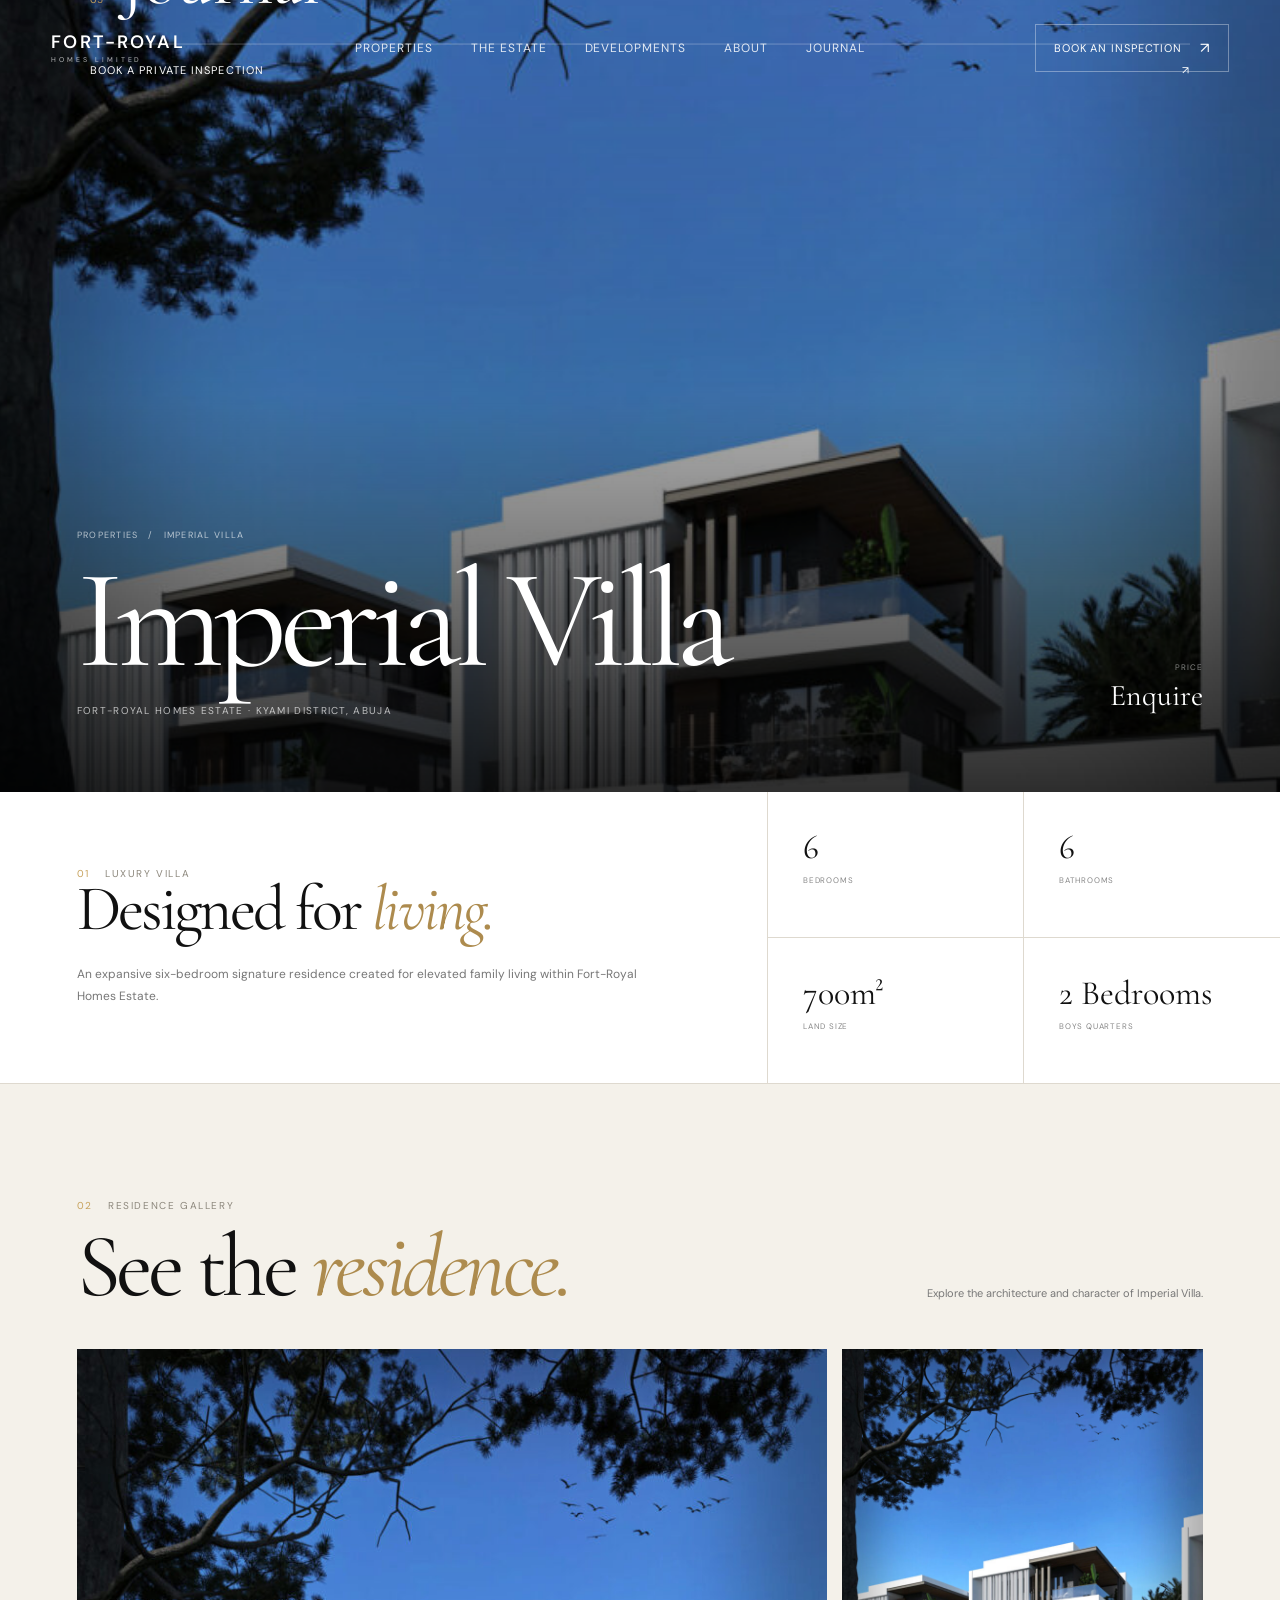
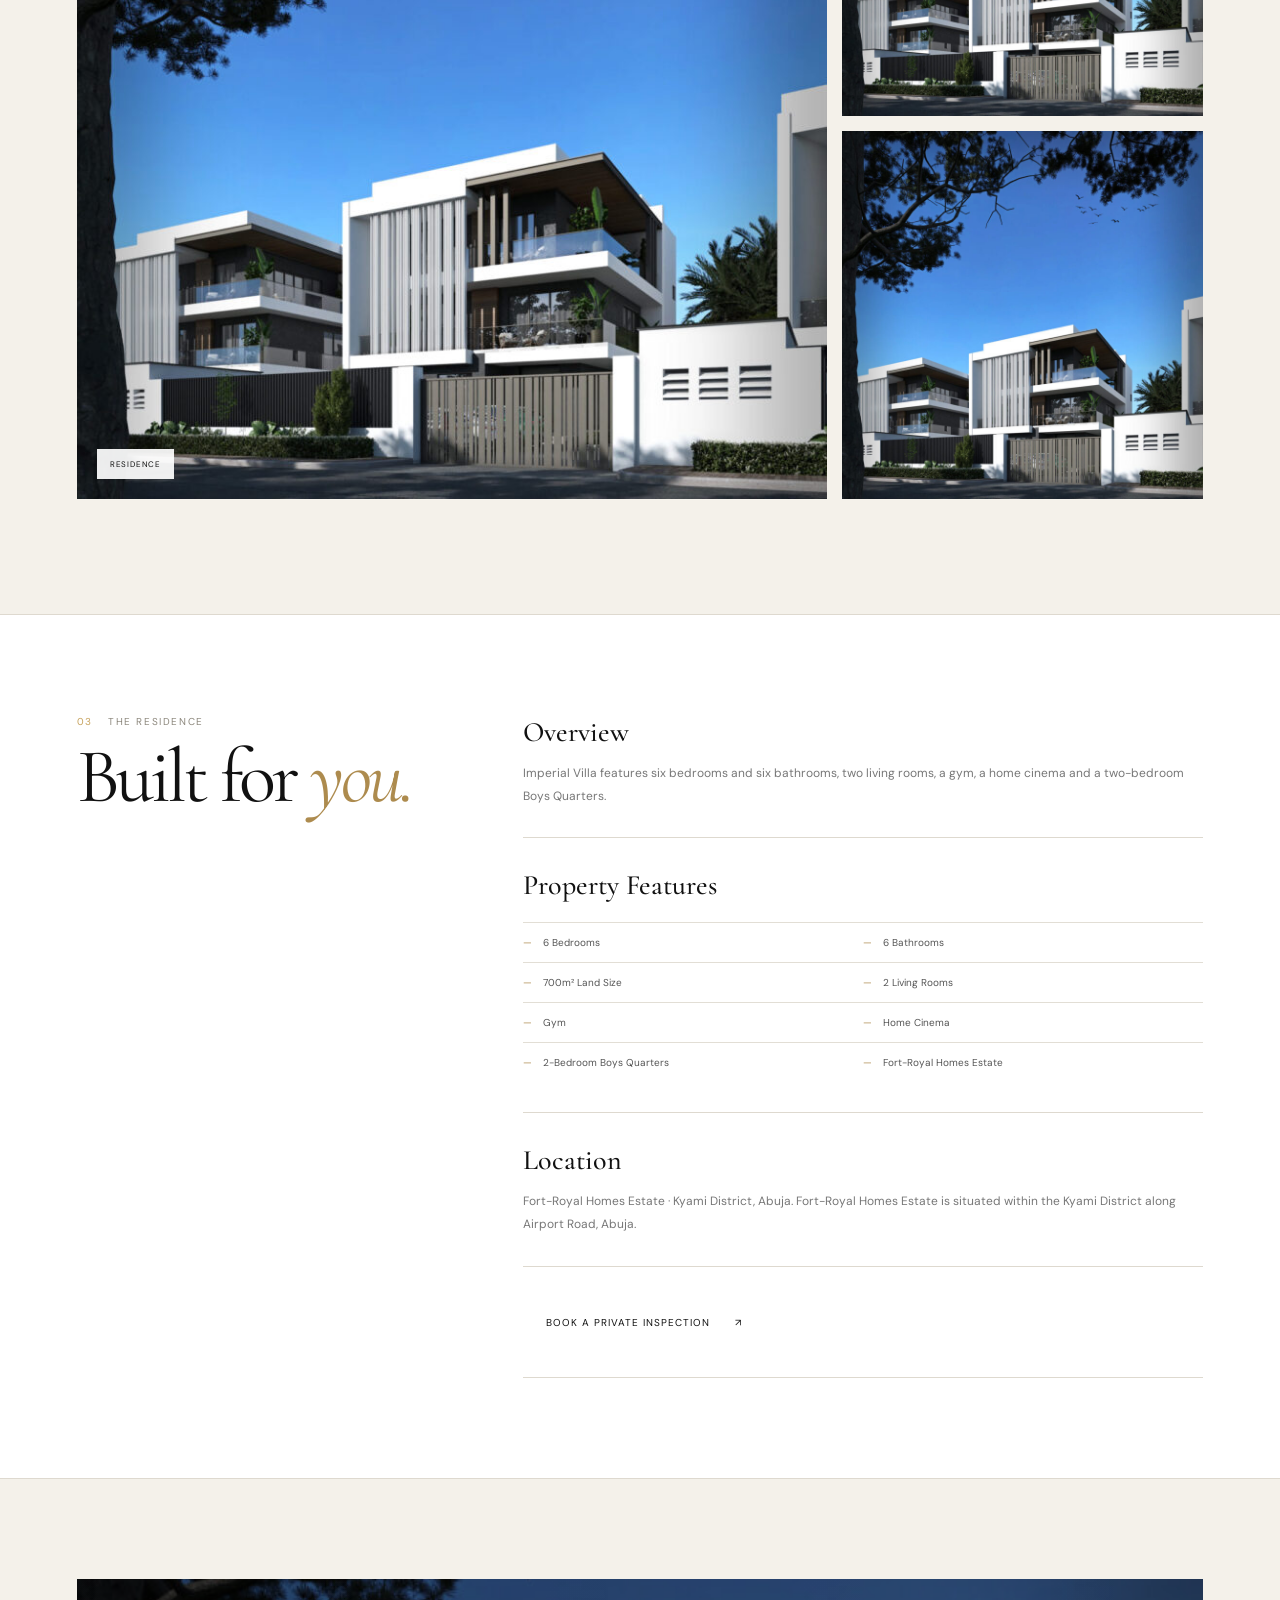
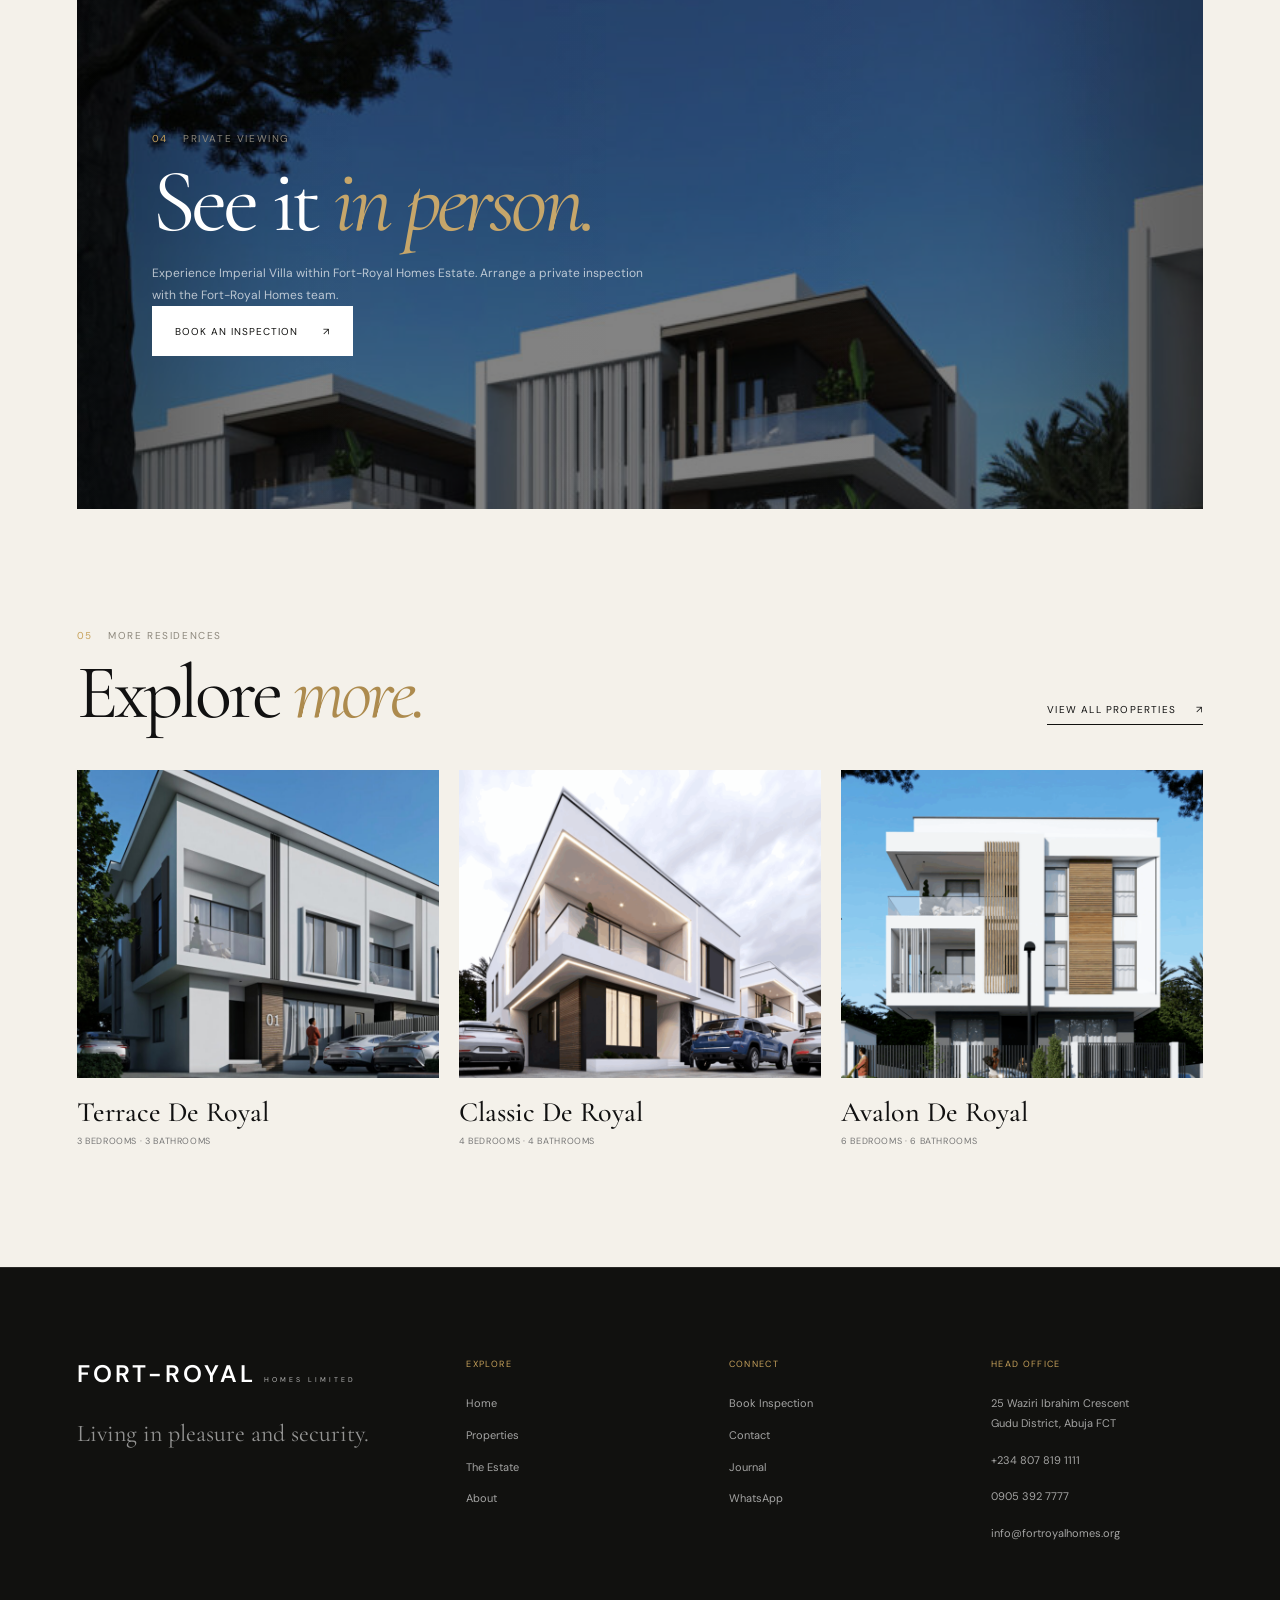
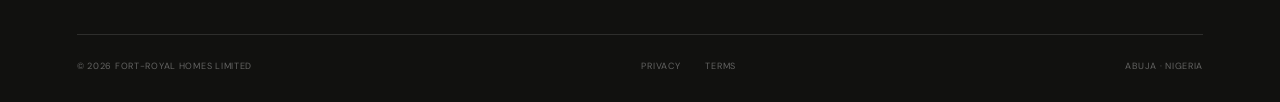
<file: property.html>
<!DOCTYPE html><html lang="en">
<head><meta charset="UTF-8">

<meta
    name="viewport"
    content="width=device-width, initial-scale=1.0"
>

<title>Property | Fort-Royal Homes Limited</title>

<meta
    name="description"
    content="Discover a Fort-Royal Homes residence in Kyami District, Abuja."
>

<link rel="preconnect" href="https://fonts.googleapis.com">

<link
    rel="preconnect"
    href="https://fonts.gstatic.com"
    crossorigin
>

<link
    href="https://fonts.googleapis.com/css2?family=Cormorant+Garamond:wght@400;500;600;700&family=DM+Sans:wght@400;500;600;700&display=swap"
    rel="stylesheet"
>

<link
    rel="stylesheet"
    href="css/style.css"
>


<style>

    /* =========================================
       PROPERTY PAGE
    ========================================= */

    .property-page {
        background: #f4f1ea;
        color: #111;
    }


    /* =========================================
       HERO
    ========================================= */

    .property-hero {

        position: relative;

        min-height: 88vh;

        display: flex;

        align-items: flex-end;

        overflow: hidden;

        color: #fff;

        background: #111;

    }


    .property-hero-image {

        position: absolute;

        inset: 0;

        z-index: 0;

    }


    .property-hero-image img {

        width: 100%;
        height: 100%;

        object-fit: cover;

        object-position: center;

        display: block;

        transform: scale(1.01);

    }


    .property-hero::after {

        content: "";

        position: absolute;

        inset: 0;

        z-index: 1;

        background:

            linear-gradient(
                to top,
                rgba(0,0,0,.82) 0%,
                rgba(0,0,0,.30) 50%,
                rgba(0,0,0,.15) 100%
            );

    }


    .property-hero-content {

        position: relative;

        z-index: 2;

        width: 100%;

        padding:

            150px
            6vw
            75px;

    }


    .property-breadcrumb {

        display: flex;

        align-items: center;

        gap: 10px;

        margin-bottom: 25px;

        font-size: 9px;

        text-transform: uppercase;

        letter-spacing: .14em;

        color:
            rgba(255,255,255,.65);

    }


    .property-breadcrumb a {

        color: inherit;

    }


    .property-hero h1 {

        max-width: 1000px;

        margin: 0;

        font-family: var(--serif);

        font-size:
            clamp(65px, 11vw, 155px);

        font-weight: 400;

        line-height: .78;

        letter-spacing: -.055em;

    }


    .property-hero h1 em {

        color: #c6a66a;

        font-style: italic;

    }


    .hero-location {

        margin-top: 28px;

        font-size: 10px;

        text-transform: uppercase;

        letter-spacing: .13em;

        color:
            rgba(255,255,255,.68);

    }


    .hero-price {

        position: absolute;

        right: 6vw;

        bottom: 78px;

        z-index: 3;

        text-align: right;

    }


    .hero-price-label {

        display: block;

        margin-bottom: 5px;

        font-size: 8px;

        text-transform: uppercase;

        letter-spacing: .12em;

        color:
            rgba(255,255,255,.5);

    }


    .hero-price-value {

        font-family: var(--serif);

        font-size: 30px;

    }


    /* =========================================
       PROPERTY SUMMARY
    ========================================= */

    .property-summary {

        display: grid;

        grid-template-columns:
            1.2fr .8fr;

        background: #fff;

        border-bottom:
            1px solid #ded9cf;

    }


    .summary-intro {

        padding:
            75px 6vw;

        border-right:
            1px solid #ded9cf;

    }


    .summary-intro h2 {

        max-width: 700px;

        font-family: var(--serif);

        font-size:
            clamp(40px, 5vw, 70px);

        font-weight: 400;

        line-height: .9;

        letter-spacing: -.045em;

    }


    .summary-intro h2 em {

        color: #ad8b4e;

        font-style: italic;

    }


    .summary-intro p {

        max-width: 600px;

        margin-top: 25px;

        color: #777;

        font-size: 12px;

        line-height: 1.9;

    }


    .summary-facts {

        display: grid;

        grid-template-columns:
            repeat(2, 1fr);

    }


    .fact {

        padding: 35px;

        min-height: 145px;

        border-bottom:
            1px solid #ded9cf;

    }


    .fact:nth-child(odd) {

        border-right:
            1px solid #ded9cf;

    }


    .fact:nth-last-child(-n+2) {

        border-bottom: 0;

    }


    .fact strong {

        display: block;

        font-family: var(--serif);

        font-size: 34px;

        font-weight: 400;

    }


    .fact span {

        display: block;

        margin-top: 7px;

        font-size: 8px;

        text-transform: uppercase;

        letter-spacing: .1em;

        color: #888;

    }


    /* =========================================
       GALLERY
    ========================================= */

    .property-gallery-section {

        padding:
            115px 6vw;

    }


    .gallery-heading {

        display: flex;

        align-items: flex-end;

        justify-content:
            space-between;

        gap: 30px;

        margin-bottom: 45px;

    }


    .gallery-heading h2 {

        margin-top: 18px;

        font-family: var(--serif);

        font-size:
            clamp(55px, 7vw, 100px);

        font-weight: 400;

        line-height: .82;

        letter-spacing: -.05em;

    }


    .gallery-heading h2 em {

        color: #ad8b4e;

        font-style: italic;

    }


    .gallery-heading p {

        max-width: 310px;

        font-size: 11px;

        line-height: 1.8;

        color: #777;

    }


    .property-gallery {

        display: grid;

        grid-template-columns:
            1.35fr .65fr;

        gap: 15px;

    }


    .gallery-main {

        min-height: 650px;

        overflow: hidden;

    }


    .gallery-side {

        display: grid;

        grid-template-rows:
            1fr 1fr;

        gap: 15px;

    }


    .gallery-image {

        position: relative;

        overflow: hidden;

        background: #ddd;

    }


    .gallery-image img {

        width: 100%;
        height: 100%;

        object-fit: cover;

        display: block;

        transition:
            transform .8s
            cubic-bezier(.2,.65,.3,1);

    }


    .gallery-image:hover img {

        transform: scale(1.045);

    }


    .gallery-count {

        position: absolute;

        left: 20px;

        bottom: 20px;

        z-index: 2;

        padding: 10px 13px;

        background:
            rgba(255,255,255,.92);

        font-size: 8px;

        text-transform:
            uppercase;

        letter-spacing: .1em;

    }


    /* =========================================
       DETAILS
    ========================================= */

    .property-details {

        display: grid;

        grid-template-columns:
            .7fr 1.3fr;

        gap: 80px;

        padding:
            100px 6vw;

        background: #fff;

        border-top:
            1px solid #ded9cf;

        border-bottom:
            1px solid #ded9cf;

    }


    .details-title {

        position: sticky;

        top: 100px;

        align-self: start;

    }


    .details-title h2 {

        margin-top: 18px;

        font-family: var(--serif);

        font-size:
            clamp(50px, 6vw, 85px);

        font-weight: 400;

        line-height: .82;

        letter-spacing: -.05em;

    }


    .details-title h2 em {

        color: #ad8b4e;

        font-style: italic;

    }


    .details-content {

        max-width: 700px;

    }


    .detail-block {

        padding: 30px 0;

        border-bottom:
            1px solid #ded9cf;

    }


    .detail-block:first-child {

        padding-top: 0;

    }


    .detail-block h3 {

        font-family: var(--serif);

        font-size: 28px;

        font-weight: 500;

    }


    .detail-block p {

        margin-top: 13px;

        color: #777;

        font-size: 12px;

        line-height: 1.9;

    }


    .feature-list {

        display: grid;

        grid-template-columns:
            repeat(2, 1fr);

        gap: 0;

        margin-top: 20px;

    }


    .feature-item {

        padding:
            13px 0;

        border-top:
            1px solid #e2ded5;

        font-size: 10px;

        color: #555;

    }


    .feature-item::before {

        content: "—";

        margin-right: 8px;

        color: #ad8b4e;

    }


    /* =========================================
       INSPECTION CTA
    ========================================= */

    .inspection-panel {

        margin:
            100px 6vw;

        min-height: 530px;

        position: relative;

        overflow: hidden;

        display: flex;

        align-items: center;

        background: #111;

        color: #fff;

    }


    .inspection-panel::before {

        content: "";

        position: absolute;

        inset: 0;

        background:
            linear-gradient(
                90deg,
                rgba(0,0,0,.92),
                rgba(0,0,0,.4)
            );

    }


    .inspection-panel-image {

        position: absolute;

        inset: 0;

    }


    .inspection-panel-image img {

        width: 100%;
        height: 100%;

        object-fit: cover;

        opacity: .5;

    }


    .inspection-panel-content {

        position: relative;

        z-index: 2;

        max-width: 700px;

        padding:
            75px;

    }


    .inspection-panel-content h2 {

        margin-top: 20px;

        font-family: var(--serif);

        font-size:
            clamp(55px, 7vw, 100px);

        font-weight: 400;

        line-height: .82;

        letter-spacing: -.05em;

    }


    .inspection-panel-content h2 em {

        color: #c6a66a;

        font-style: italic;

    }


    .inspection-panel-content p {

        max-width: 500px;

        margin-top: 25px;

        color:
            rgba(255,255,255,.68);

        font-size: 12px;

        line-height: 1.8;

    }


    /* =========================================
       RELATED PROPERTIES
    ========================================= */

    .related-properties {

        padding:
            20px 6vw 120px;

    }


    .related-heading {

        display: flex;

        justify-content:
            space-between;

        align-items: flex-end;

        margin-bottom: 45px;

    }


    .related-heading h2 {

        margin-top: 18px;

        font-family: var(--serif);

        font-size:
            clamp(50px, 6vw, 85px);

        font-weight: 400;

        line-height: .85;

        letter-spacing: -.05em;

    }


    .related-heading h2 em {

        color: #ad8b4e;

        font-style: italic;

    }


    .related-grid {

        display: grid;

        grid-template-columns:
            repeat(3, 1fr);

        gap: 20px;

    }


    .related-card {

        display: block;

    }


    .related-image {

        aspect-ratio: 1/.85;

        overflow: hidden;

        background: #ddd;

    }


    .related-image img {

        width: 100%;
        height: 100%;

        object-fit: cover;

        display: block;

        transition:
            transform .8s ease;

    }


    .related-card:hover
    .related-image img {

        transform: scale(1.05);

    }


    .related-info {

        padding-top: 17px;

    }


    .related-info h3 {

        font-family: var(--serif);

        font-size: 28px;

        font-weight: 500;

    }


    .related-info p {

        margin-top: 6px;

        color: #777;

        font-size: 9px;

        text-transform:
            uppercase;

        letter-spacing: .07em;

    }


    /* =========================================
       MOBILE
    ========================================= */

    @media (max-width: 800px) {

        .property-hero {

            min-height: 82vh;

        }


        .property-hero-content {

            padding:
                140px 6vw
                55px;

        }


        .property-hero h1 {

            font-size:
                clamp(62px, 18vw, 100px);

        }


        .hero-price {

            position: static;

            margin-top: 25px;

            text-align: left;

        }


        .property-summary {

            grid-template-columns: 1fr;

        }


        .summary-intro {

            border-right: 0;

            border-bottom:
                1px solid #ded9cf;

            padding:
                60px 6vw;

        }


        .summary-facts {

            grid-template-columns:
                repeat(2, 1fr);

        }


        .property-gallery-section {

            padding:
                80px 6vw;

        }


        .gallery-heading {

            flex-direction:
                column;

            align-items:
                flex-start;

        }


        .property-gallery {

            grid-template-columns: 1fr;

        }


        .gallery-main {

            min-height: 450px;

        }


        .gallery-side {

            grid-template-columns:
                repeat(2, 1fr);

            grid-template-rows: 250px;

        }


        .property-details {

            grid-template-columns: 1fr;

            gap: 50px;

            padding:
                75px 6vw;

        }


        .details-title {

            position: static;

        }


        .feature-list {

            grid-template-columns: 1fr;

        }


        .inspection-panel {

            margin:
                60px 6vw 80px;

            min-height: 550px;

        }


        .inspection-panel-content {

            padding:
                45px 30px;

        }


        .related-properties {

            padding:
                0 6vw 80px;

        }


        .related-heading {

            align-items:
                flex-start;

        }


        .related-grid {

            grid-template-columns: 1fr;

            gap: 45px;

        }

    }

</style>

</head><body class="property-page"><!-- =========================================
     HEADER
========================================= --><header
    class="site-header"
    id="siteHeader"
><a
    href="index.html"
    class="brand"
>

    <span class="brand-main">
        FORT-ROYAL
    </span>

    <span class="brand-sub">
        HOMES LIMITED
    </span>

</a>


<nav class="desktop-nav">

    <a href="properties.html">
        Properties
    </a>

    <a href="estate.html">
        The Estate
    </a>

    <a href="developments.html">
        Developments
    </a>

    <a href="about.html">
        About
    </a>

    <a href="journal.html">
        Journal
    </a>

</nav>


<a
    href="inspection.html"
    class="nav-cta"
>

    <span>
        Book an Inspection
    </span>

    <span class="arrow">
        ↗
    </span>

</a>


<button
    class="menu-toggle"
    id="menuToggle"
    type="button"
    aria-label="Open navigation menu"
    aria-expanded="false"
>

    <span></span>
    <span></span>

</button>

</header><!-- =========================================
     MOBILE MENU
========================================= --><div
    class="mobile-menu"
    id="mobileMenu"
><div class="mobile-menu-inner">


    <div class="mobile-menu-top">

        <span>
            MENU
        </span>

        <button
            id="menuClose"
            type="button"
            aria-label="Close navigation menu"
        >
            ×
        </button>

    </div>


    <nav>

        <a href="index.html">
            <span>00</span>
            Home
        </a>

        <a href="properties.html">
            <span>01</span>
            Properties
        </a>

        <a href="estate.html">
            <span>02</span>
            The Estate
        </a>

        <a href="developments.html">
            <span>03</span>
            Developments
        </a>

        <a href="about.html">
            <span>04</span>
            About
        </a>

        <a href="journal.html">
            <span>05</span>
            Journal
        </a>

    </nav>


    <a
        href="inspection.html"
        class="mobile-menu-cta"
    >

        <span>
            Book a Private Inspection
        </span>

        <span>
            ↗
        </span>

    </a>

</div>

</div><main id="propertyApp"><!-- CONTENT GENERATED BY JAVASCRIPT -->

</main><!-- =========================================
     FOOTER
========================================= --><footer class="footer"><div class="footer-top">


    <div class="footer-brand">

        <span class="brand-main">
            FORT-ROYAL
        </span>

        <span class="brand-sub">
            HOMES LIMITED
        </span>

        <p>
            Living in pleasure and security.
        </p>

    </div>


    <div class="footer-column">

        <span>
            Explore
        </span>

        <a href="index.html">
            Home
        </a>

        <a href="properties.html">
            Properties
        </a>

        <a href="estate.html">
            The Estate
        </a>

        <a href="about.html">
            About
        </a>

    </div>


    <div class="footer-column">

        <span>
            Connect
        </span>

        <a href="inspection.html">
            Book Inspection
        </a>

        <a href="contact.html">
            Contact
        </a>

        <a href="journal.html">
            Journal
        </a>

        <a href="https://wa.me/2348078191111">
            WhatsApp
        </a>

    </div>


    <div class="footer-column footer-contact">

        <span>
            Head Office
        </span>

        <p>
            25 Waziri Ibrahim Crescent<br>
            Gudu District, Abuja FCT
        </p>

        <a href="tel:+2348078191111">
            +234 807 819 1111
        </a>

        <a href="tel:+2349053927777">
            0905 392 7777
        </a>

        <a href="mailto:info@fortroyalhomes.org">
            info@fortroyalhomes.org
        </a>

    </div>

</div>


<div class="footer-bottom">

    <span>
        © 2026 Fort-Royal Homes Limited
    </span>

    <div>

        <a href="privacy.html">
            Privacy
        </a>

        <a href="terms.html">
            Terms
        </a>

    </div>

    <span>
        Abuja · Nigeria
    </span>

</div>

</footer><script src="js/main.js"></script><script>

    /* =========================================
       VERIFIED PROPERTY DATA
    ========================================= */

    const properties = {

        "terrace-de-royal": {

            name: "Terrace De Royal",

            type: "Terrace Duplex",

            location:
                "Fort-Royal Homes Estate · Kyami District, Abuja",

            bedrooms: "3",

            bathrooms: "3",

            land: "—",

            bq: "1 Bedroom",

            living: "2",

            image:
                "image/VIEW-1-119-1-e1747911026540-768x768.jpg",

            gallery: [

                "image/VIEW-1-119-1-e1747911026540-768x768.jpg",

                "image/VIEW-1-119-1-e1747911026540-768x768.jpg",

                "image/VIEW-1-119-1-e1747911026540-768x768.jpg"

            ],

            intro:
                "A refined three-bedroom terrace duplex designed for contemporary residential living within Fort-Royal Homes Estate.",

            description:
                "Terrace De Royal offers three bedrooms and three bathrooms, complemented by two living rooms and a one-bedroom Boys Quarters.",

            features: [

                "3 Bedrooms",

                "3 Bathrooms",

                "2 Living Rooms",

                "1-Bedroom Boys Quarters",

                "Fort-Royal Homes Estate",

                "Kyami District, Abuja"

            ]

        },


        "imperial-villa": {

            name: "Imperial Villa",

            type: "Luxury Villa",

            location:
                "Fort-Royal Homes Estate · Kyami District, Abuja",

            bedrooms: "6",

            bathrooms: "6",

            land: "700m²",

            bq: "2 Bedrooms",

            living: "2",

            image:
                "image/imperial-villa.jpg",

            gallery: [

                "image/imperial-villa.jpg",

                "image/imperial-villa.jpg",

                "image/imperial-villa.jpg"

            ],

            intro:
                "An expansive six-bedroom signature residence created for elevated family living within Fort-Royal Homes Estate.",

            description:
                "Imperial Villa features six bedrooms and six bathrooms, two living rooms, a gym, a home cinema and a two-bedroom Boys Quarters.",

            features: [

                "6 Bedrooms",

                "6 Bathrooms",

                "700m² Land Size",

                "2 Living Rooms",

                "Gym",

                "Home Cinema",

                "2-Bedroom Boys Quarters",

                "Fort-Royal Homes Estate"

            ]

        },


        "classic-de-royal": {

            name: "Classic De Royal",

            type: "Luxury Villa",

            location:
                "Fort-Royal Homes Estate · Kyami District, Abuja",

            bedrooms: "4",

            bathrooms: "4",

            land: "400m²",

            bq: "1 Bedroom",

            living: "2",

            image:
                "image/classic-de-royal.png",

            gallery: [

                "image/classic-de-royal.png",

                "image/classic-de-royal.png",

                "image/classic-de-royal.png"

            ],

            intro:
                "A four-bedroom residence combining generous family spaces with the security and community setting of Fort-Royal Homes Estate.",

            description:
                "Classic De Royal provides four bedrooms and four bathrooms, two living rooms, a 400m² land size and a one-bedroom Boys Quarters.",

            features: [

                "4 Bedrooms",

                "4 Bathrooms",

                "400m² Land Size",

                "2 Living Rooms",

                "1-Bedroom Boys Quarters",

                "Fort-Royal Homes Estate"

            ]

        },


        "avalon-de-royal": {

            name: "Avalon De Royal",

            type: "Luxury Duplex",

            location:
                "Fort-Royal Homes Estate · Kyami District, Abuja",

            bedrooms: "6",

            bathrooms: "6",

            land: "430m²",

            bq: "2 Bedrooms",

            living: "2",

            image:
                "image/avalon-de-royal.png",

            gallery: [

                "image/avalon-de-royal.png",

                "image/avalon-de-royal.png",

                "image/avalon-de-royal.png"

            ],

            intro:
                "A spacious six-bedroom duplex designed around generous living areas and modern family requirements.",

            description:
                "Avalon De Royal features six bedrooms and six bathrooms, two living rooms, a 430m² land size and a two-bedroom Boys Quarters.",

            features: [

                "6 Bedrooms",

                "6 Bathrooms",

                "430m² Land Size",

                "2 Living Rooms",

                "2-Bedroom Boys Quarters",

                "Fort-Royal Homes Estate"

            ]

        },


        "villa-de-royal": {

            name: "Villa De Royal",

            type: "Luxury Villa",

            location:
                "Fort-Royal Homes Estate · Kyami District, Abuja",

            bedrooms: "5",

            bathrooms: "5",

            land: "500m²",

            bq: "—",

            living: "—",

            image:
                "image/Villa-de-Royal-featured-image-768x768.png",

            gallery: [

                "image/Villa-de-Royal-featured-image-768x768.png",

                "image/Villa-de-Royal-featured-image-768x768.png",

                "image/Villa-de-Royal-featured-image-768x768.png"

            ],

            intro:
                "A five-bedroom luxury villa designed for private family living within the Fort-Royal community.",

            description:
                "Villa De Royal features five bedrooms, five bathrooms and a 500m² land size. The published property information also highlights a private study and temperature-controlled pool.",

            features: [

                "5 Bedrooms",

                "5 Bathrooms",

                "500m² Land Size",

                "Private Study",

                "Temperature-Controlled Pool",

                "Fort-Royal Homes Estate"

            ]

        }

    };


    /* =========================================
       GET PROPERTY
    ========================================= */

    const params =
        new URLSearchParams(
            window.location.search
        );


    const selected =
        params.get("property") ||
        "imperial-villa";


    const property =
        properties[selected] ||
        properties["imperial-villa"];


    /* =========================================
       PAGE
    ========================================= */

    document.title =
        `${property.name} | Fort-Royal Homes Limited`;


    const app =
        document.getElementById("propertyApp");


    /* =========================================
       RELATED PROPERTIES
    ========================================= */

    const related =
        Object.entries(properties)
            .filter(([key]) => key !== selected)
            .slice(0, 3);


    const relatedHTML =
        related.map(([key, item]) => `

            <a
                class="related-card"
                href="property.html?property=${key}"
            >

                <div class="related-image">

                    <img
                        src="${item.image}"
                        alt="${item.name}"
                        loading="lazy"
                    >

                </div>

                <div class="related-info">

                    <h3>
                        ${item.name}
                    </h3>

                    <p>
                        ${item.bedrooms} Bedrooms
                        ·
                        ${item.bathrooms} Bathrooms
                    </p>

                </div>

            </a>

        `).join("");


    /* =========================================
       FEATURES
    ========================================= */

    const featuresHTML =
        property.features.map(feature => `

            <div class="feature-item">
                ${feature}
            </div>

        `).join("");


    /* =========================================
       RENDER
    ========================================= */

    app.innerHTML = `

        <!-- HERO -->

        <section class="property-hero">

            <div class="property-hero-image">

                <img
                    src="${property.image}"
                    alt="${property.name}"
                >

            </div>


            <div class="property-hero-content">

                <div class="property-breadcrumb">

                    <a href="properties.html">
                        Properties
                    </a>

                    <span>
                        /
                    </span>

                    <span>
                        ${property.name}
                    </span>

                </div>


                <h1>
                    ${property.name}
                </h1>


                <div class="hero-location">

                    ${property.location}

                </div>


                <div class="hero-price">

                    <span class="hero-price-label">
                        Price
                    </span>

                    <span class="hero-price-value">
                        Enquire
                    </span>

                </div>

            </div>

        </section>


        <!-- SUMMARY -->

        <section class="property-summary">


            <div class="summary-intro">

                <div class="section-label">

                    <span>
                        01
                    </span>

                    ${property.type}

                </div>


                <h2>

                    Designed for
                    <em>living.</em>

                </h2>


                <p>

                    ${property.intro}

                </p>

            </div>


            <div class="summary-facts">


                <div class="fact">

                    <strong>
                        ${property.bedrooms}
                    </strong>

                    <span>
                        Bedrooms
                    </span>

                </div>


                <div class="fact">

                    <strong>
                        ${property.bathrooms}
                    </strong>

                    <span>
                        Bathrooms
                    </span>

                </div>


                <div class="fact">

                    <strong>
                        ${property.land}
                    </strong>

                    <span>
                        Land Size
                    </span>

                </div>


                <div class="fact">

                    <strong>
                        ${property.bq}
                    </strong>

                    <span>
                        Boys Quarters
                    </span>

                </div>


            </div>

        </section>


        <!-- GALLERY -->

        <section class="property-gallery-section">


            <div class="gallery-heading">

                <div>

                    <div class="section-label">

                        <span>
                            02
                        </span>

                        Residence Gallery

                    </div>


                    <h2>

                        See the
                        <em>residence.</em>

                    </h2>

                </div>


                <p>

                    Explore the architecture and character
                    of ${property.name}.

                </p>

            </div>


            <div class="property-gallery">


                <div class="gallery-image gallery-main">

                    <img
                        src="${property.gallery[0]}"
                        alt="${property.name}"
                    >

                    <span class="gallery-count">
                        Residence
                    </span>

                </div>


                <div class="gallery-side">


                    <div class="gallery-image">

                        <img
                            src="${property.gallery[1]}"
                            alt="${property.name}"
                            loading="lazy"
                        >

                    </div>


                    <div class="gallery-image">

                        <img
                            src="${property.gallery[2]}"
                            alt="${property.name}"
                            loading="lazy"
                        >

                    </div>

                </div>

            </div>

        </section>


        <!-- DETAILS -->

        <section class="property-details">


            <div class="details-title">

                <div class="section-label">

                    <span>
                        03
                    </span>

                    The Residence

                </div>


                <h2>

                    Built for
                    <em>you.</em>

                </h2>

            </div>


            <div class="details-content">


                <div class="detail-block">

                    <h3>
                        Overview
                    </h3>

                    <p>
                        ${property.description}
                    </p>

                </div>


                <div class="detail-block">

                    <h3>
                        Property Features
                    </h3>


                    <div class="feature-list">

                        ${featuresHTML}

                    </div>

                </div>


                <div class="detail-block">

                    <h3>
                        Location
                    </h3>

                    <p>

                        ${property.location}.

                        Fort-Royal Homes Estate is situated
                        within the Kyami District along Airport
                        Road, Abuja.

                    </p>

                </div>


                <div class="detail-block">

                    <a
                        href="inspection.html?property=${encodeURIComponent(property.name)}"
                        class="button"
                    >

                        Book a Private Inspection

                        <span>
                            ↗
                        </span>

                    </a>

                </div>

            </div>

        </section>


        <!-- INSPECTION CTA -->

        <section class="inspection-panel">


            <div class="inspection-panel-image">

                <img
                    src="${property.image}"
                    alt=""
                    loading="lazy"
                >

            </div>


            <div class="inspection-panel-content">


                <div class="section-label">

                    <span>
                        04
                    </span>

                    Private Viewing

                </div>


                <h2>

                    See it
                    <em>in person.</em>

                </h2>


                <p>

                    Experience ${property.name} within
                    Fort-Royal Homes Estate. Arrange a
                    private inspection with the Fort-Royal
                    Homes team.

                </p>


                <a
                    href="inspection.html?property=${encodeURIComponent(property.name)}"
                    class="button button-light"
                >

                    Book an Inspection

                    <span>
                        ↗
                    </span>

                </a>

            </div>

        </section>


        <!-- RELATED -->

        <section class="related-properties">


            <div class="related-heading">

                <div>

                    <div class="section-label">

                        <span>
                            05
                        </span>

                        More Residences

                    </div>


                    <h2>

                        Explore
                        <em>more.</em>

                    </h2>

                </div>


                <a
                    href="properties.html"
                    class="text-link"
                >

                    View All Properties
                    <span>↗</span>

                </a>

            </div>


            <div class="related-grid">

                ${relatedHTML}

            </div>

        </section>

    `;

</script></body>
</html>
</file>
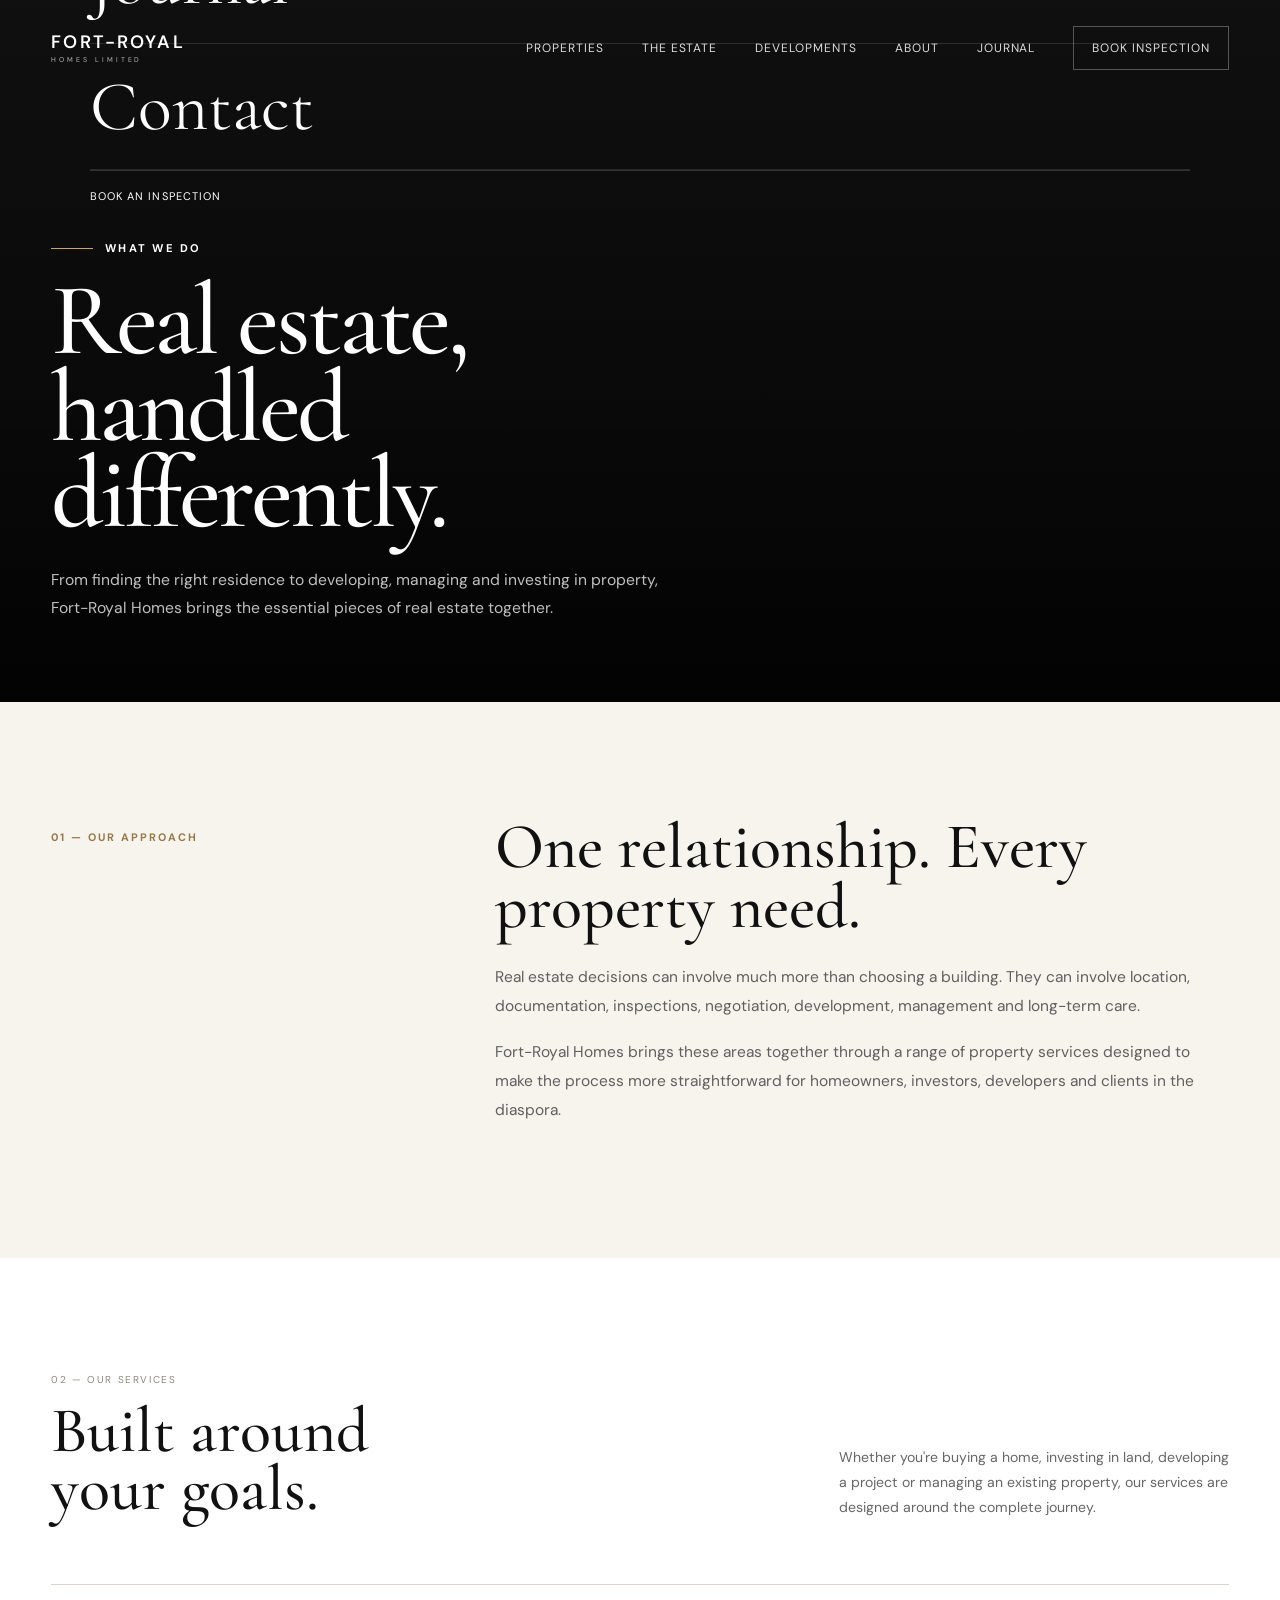
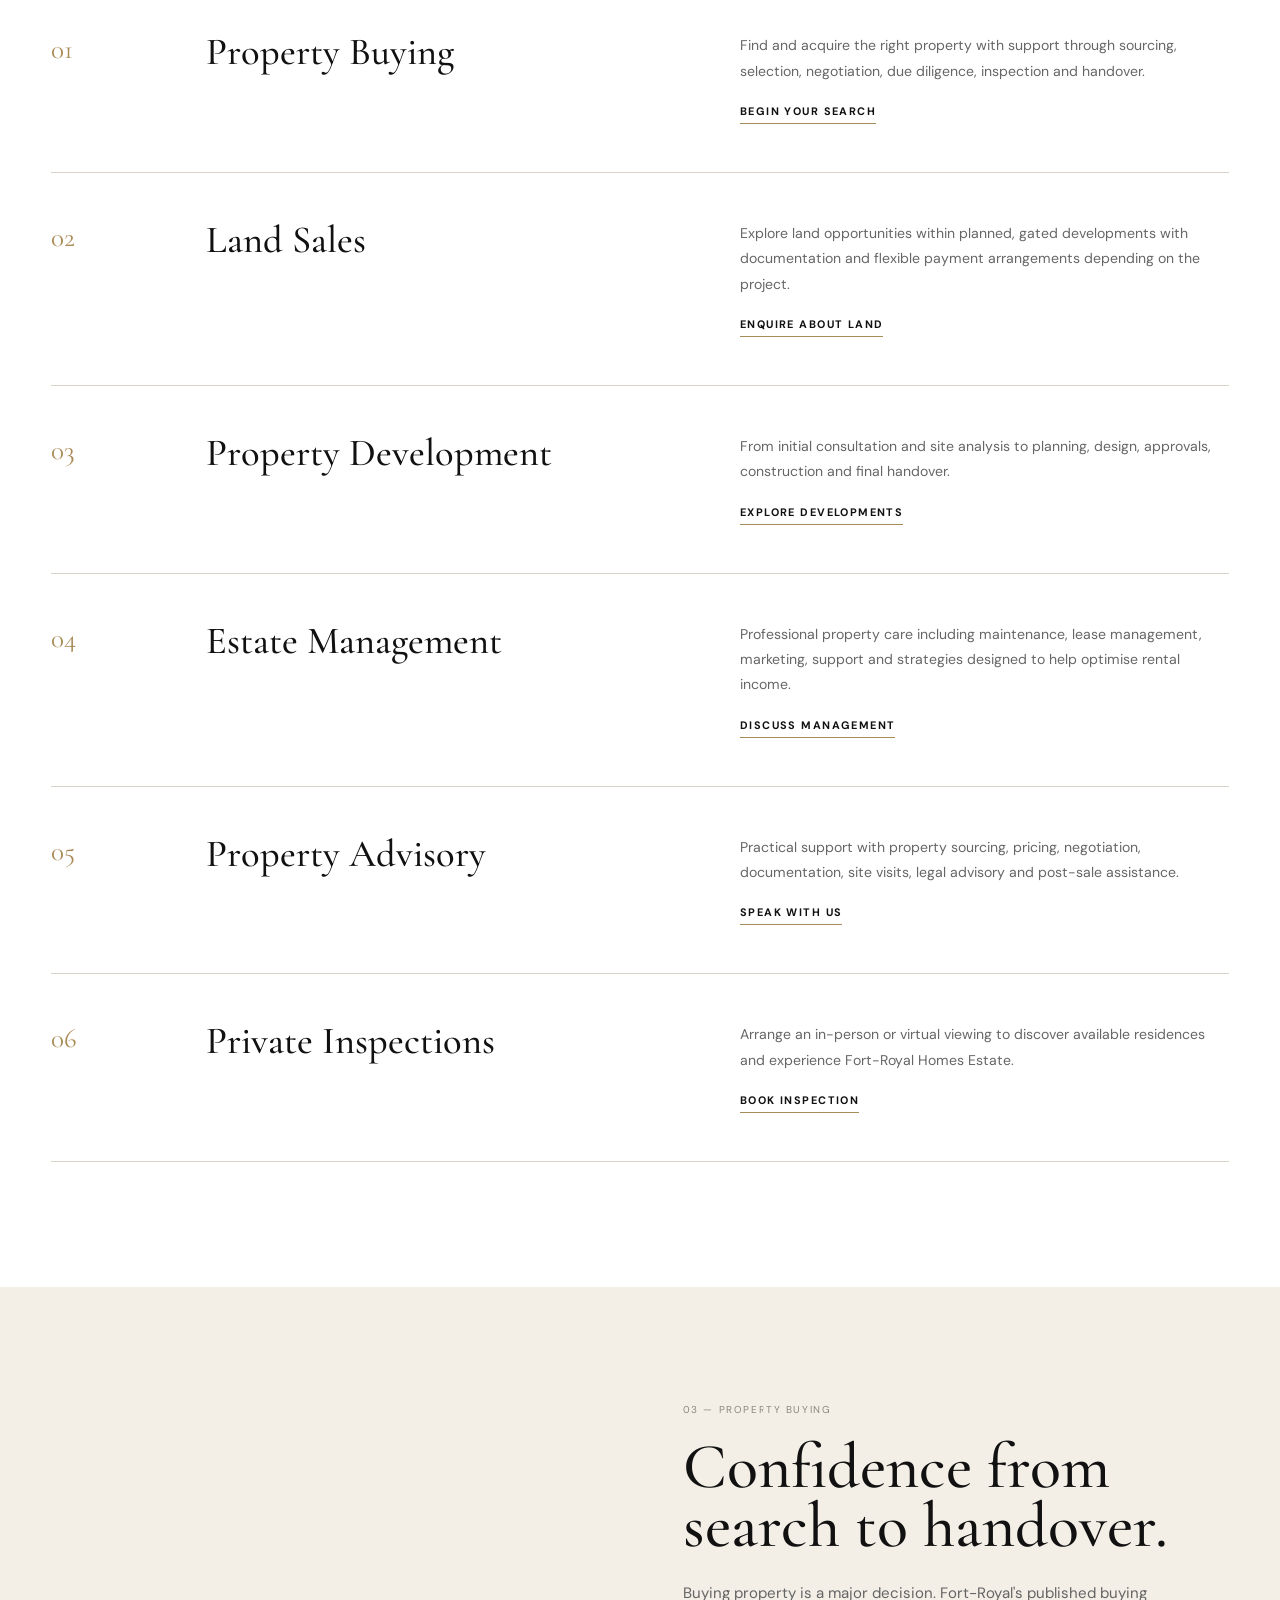
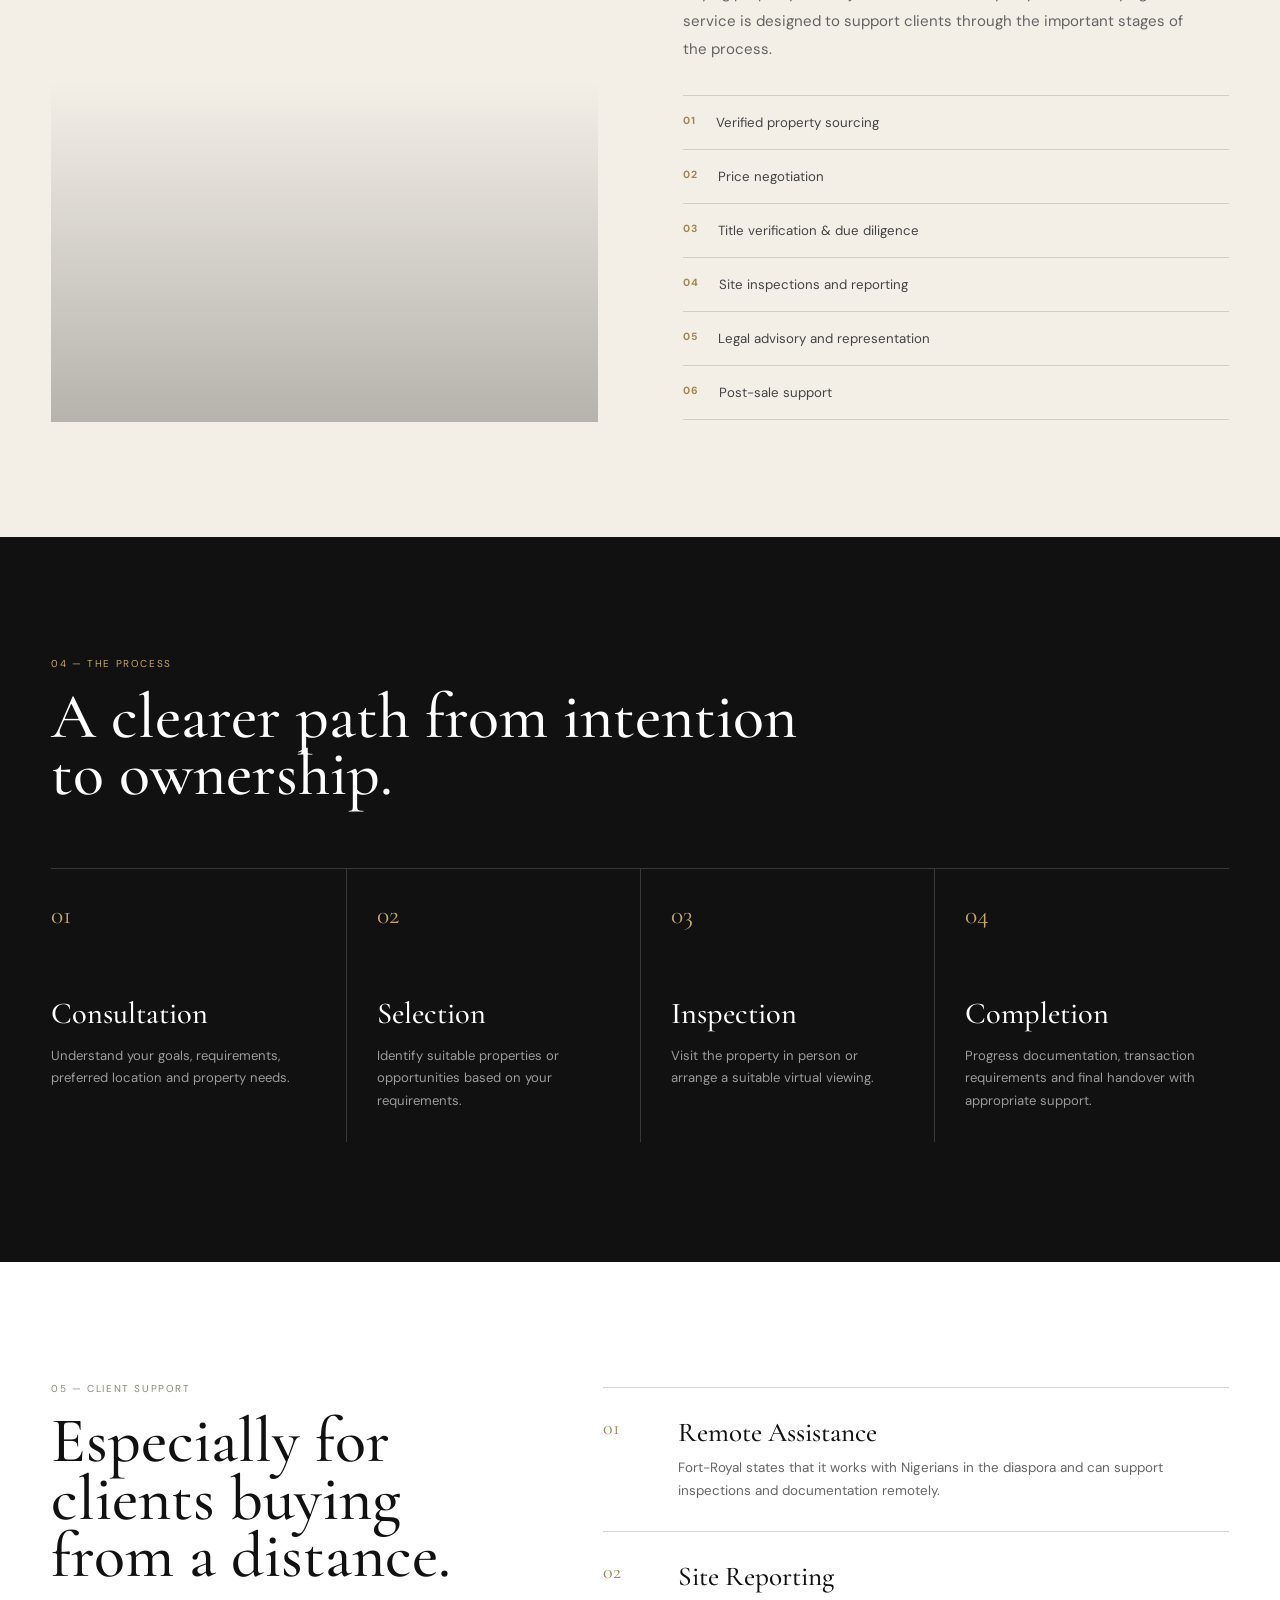
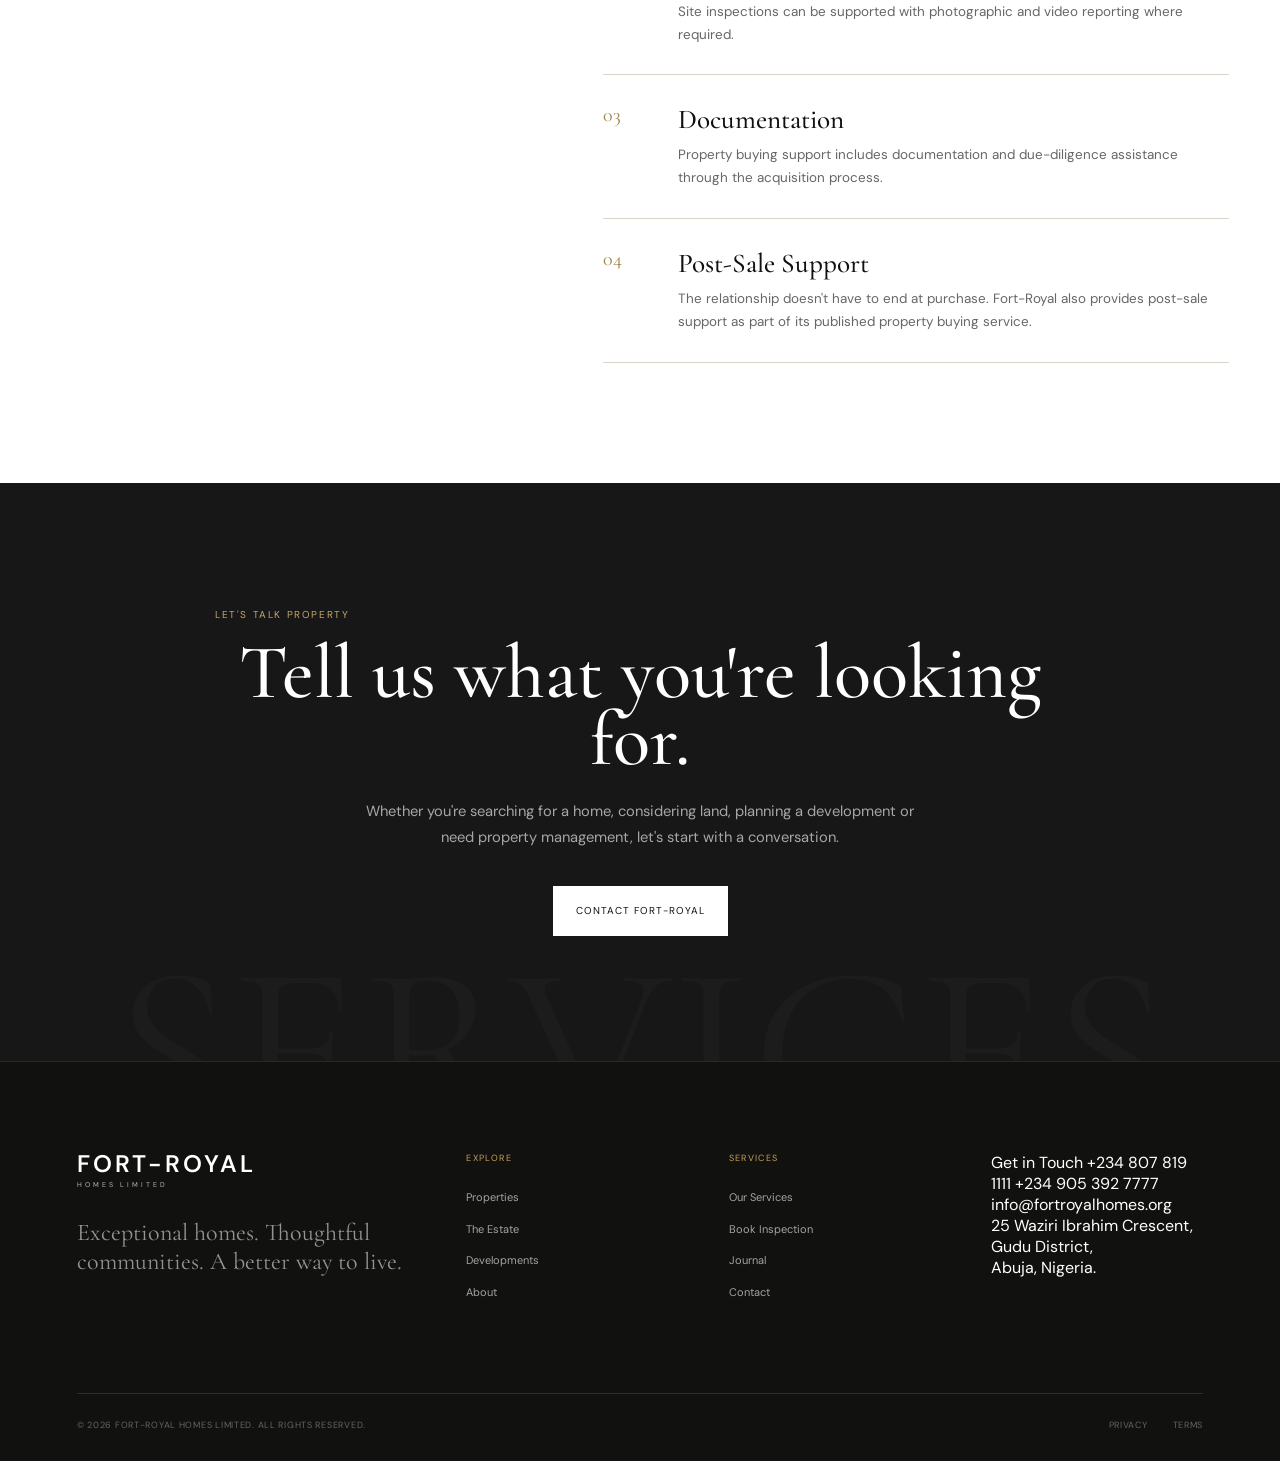
<file: service.html>
<!DOCTYPE html>
<html lang="en">
<head>
  <meta charset="UTF-8">
  <meta name="viewport" content="width=device-width, initial-scale=1.0">

  <title>Services | Fort-Royal Homes Limited</title>

  <meta
    name="description"
    content="Explore Fort-Royal Homes' property buying, land sales, property development, estate management and real estate advisory services in Abuja, Nigeria."
  >

  <link rel="preconnect" href="https://fonts.googleapis.com">
  <link rel="preconnect" href="https://fonts.gstatic.com" crossorigin>

  <link
    href="https://fonts.googleapis.com/css2?family=Cormorant+Garamond:wght@400;500;600;700&family=DM+Sans:wght@400;500;600;700&display=swap"
    rel="stylesheet"
  >

  <link rel="stylesheet" href="css/style.css">

  <style>
    /* =========================================================
       SERVICES PAGE
    ========================================================= */

    .services-hero {
      min-height: 78vh;
      position: relative;
      display: flex;
      align-items: flex-end;
      overflow: hidden;
      background: #111;
    }

    .services-hero-bg {
      position: absolute;
      inset: 0;
      background:
        linear-gradient(
          to top,
          rgba(0,0,0,.86) 0%,
          rgba(0,0,0,.42) 48%,
          rgba(0,0,0,.10) 100%
        ),
        url("https://fortroyalhomes.org/wp-content/uploads/2025/05/CLASSIC-DE-ROYAL-768x768.png")
        center / cover no-repeat;
    }

    .services-hero-content {
      position: relative;
      z-index: 2;
      width: min(1180px, 92%);
      margin: 0 auto;
      padding: 125px 0 80px;
      color: #fff;
    }

    .services-kicker {
      display: flex;
      align-items: center;
      gap: 12px;
      margin-bottom: 22px;
      font-size: .7rem;
      font-weight: 700;
      letter-spacing: .2em;
      text-transform: uppercase;
    }

    .services-kicker::before {
      content: "";
      width: 42px;
      height: 1px;
      background: #c7a76a;
    }

    .services-hero h1 {
      max-width: 950px;
      margin: 0;
      font-family: var(--serif);
      font-size: clamp(4rem, 8vw, 7.5rem);
      line-height: .84;
      font-weight: 500;
      letter-spacing: -.035em;
    }

    .services-hero-copy {
      max-width: 620px;
      margin: 30px 0 0;
      font-size: .98rem;
      line-height: 1.8;
      color: rgba(255,255,255,.75);
    }


    /* INTRO */

    .services-intro {
      padding: 115px 0;
      background: #f7f4ee;
    }

    .services-intro-grid {
      width: min(1180px, 92%);
      margin: 0 auto;
      display: grid;
      grid-template-columns: .65fr 1.35fr;
      gap: 90px;
    }

    .services-intro-label {
      padding-top: 8px;
    }

    .services-intro-label span {
      font-size: .68rem;
      font-weight: 700;
      letter-spacing: .18em;
      text-transform: uppercase;
      color: #96794a;
    }

    .services-intro-content h2 {
      margin: 0 0 27px;
      font-family: var(--serif);
      font-size: clamp(3rem, 5vw, 5.2rem);
      line-height: .93;
      font-weight: 500;
      color: #111;
    }

    .services-intro-content p {
      max-width: 730px;
      margin: 0 0 18px;
      font-size: .97rem;
      line-height: 1.85;
      color: #606060;
    }


    /* SERVICE CARDS */

    .service-list {
      padding: 115px 0 125px;
      background: #fff;
    }

    .service-list-head {
      width: min(1180px, 92%);
      margin: 0 auto 65px;
      display: flex;
      justify-content: space-between;
      align-items: flex-end;
      gap: 40px;
    }

    .service-list-head h2 {
      margin: 16px 0 0;
      font-family: var(--serif);
      font-size: clamp(3rem, 5vw, 5.2rem);
      line-height: .92;
      font-weight: 500;
      color: #111;
    }

    .service-list-head p {
      max-width: 390px;
      margin: 0;
      font-size: .88rem;
      line-height: 1.75;
      color: #666;
    }

    .service-list-grid {
      width: min(1180px, 92%);
      margin: 0 auto;
      border-top: 1px solid #d9d3c9;
    }

    .service-large-card {
      display: grid;
      grid-template-columns: 110px 1fr 1fr;
      gap: 45px;
      padding: 48px 0;
      border-bottom: 1px solid #d9d3c9;
      transition: padding .3s ease;
    }

    .service-large-card:hover {
      padding-left: 12px;
      padding-right: 12px;
    }

    .service-large-number {
      font-family: var(--serif);
      font-size: 1.7rem;
      color: #aa8b56;
    }

    .service-large-title {
      margin: 0;
      font-family: var(--serif);
      font-size: clamp(2rem, 3vw, 3rem);
      line-height: 1;
      font-weight: 500;
      color: #111;
    }

    .service-large-copy {
      margin: 0;
      font-size: .88rem;
      line-height: 1.8;
      color: #666;
    }

    .service-large-link {
      display: inline-block;
      margin-top: 20px;
      color: #111;
      font-size: .68rem;
      font-weight: 700;
      letter-spacing: .13em;
      text-transform: uppercase;
      text-decoration: none;
      border-bottom: 1px solid #a98b58;
      padding-bottom: 5px;
    }


    /* FEATURE STRIP */

    .services-feature {
      padding: 115px 0;
      background: #f3efe7;
    }

    .services-feature-grid {
      width: min(1180px, 92%);
      margin: 0 auto;
      display: grid;
      grid-template-columns: 1fr 1fr;
      gap: 85px;
      align-items: center;
    }

    .services-feature-image {
      min-height: 620px;
      background:
        linear-gradient(
          to top,
          rgba(0,0,0,.25),
          transparent 55%
        ),
        url("https://fortroyalhomes.org/wp-content/uploads/2025/05/CLASSIC-DE-ROYAL-768x768.png")
        center / cover no-repeat;
    }

    .services-feature-copy .section-label {
      margin-bottom: 22px;
    }

    .services-feature-copy h2 {
      margin: 0 0 25px;
      font-family: var(--serif);
      font-size: clamp(3rem, 5vw, 5.1rem);
      line-height: .91;
      font-weight: 500;
      color: #111;
    }

    .services-feature-copy > p {
      max-width: 510px;
      margin: 0 0 32px;
      font-size: .94rem;
      line-height: 1.85;
      color: #646464;
    }

    .feature-points {
      border-top: 1px solid #d4cdc1;
    }

    .feature-point {
      display: flex;
      gap: 20px;
      padding: 18px 0;
      border-bottom: 1px solid #d4cdc1;
    }

    .feature-point-number {
      font-size: .65rem;
      font-weight: 700;
      letter-spacing: .1em;
      color: #a1844e;
    }

    .feature-point span:last-child {
      font-size: .83rem;
      color: #444;
    }


    /* PROCESS */

    .services-process {
      padding: 120px 0;
      background: #111;
      color: #fff;
    }

    .services-process-head {
      width: min(1180px, 92%);
      margin: 0 auto 65px;
    }

    .services-process-head .section-label {
      color: #c7a76a;
    }

    .services-process-head h2 {
      max-width: 750px;
      margin: 18px 0 0;
      font-family: var(--serif);
      font-size: clamp(3rem, 5vw, 5.5rem);
      line-height: .9;
      font-weight: 500;
    }

    .process-grid {
      width: min(1180px, 92%);
      margin: 0 auto;
      display: grid;
      grid-template-columns: repeat(4, 1fr);
      border-top: 1px solid rgba(255,255,255,.17);
    }

    .process-card {
      min-height: 270px;
      padding: 30px 30px 30px 0;
    }

    .process-card + .process-card {
      padding-left: 30px;
      border-left: 1px solid rgba(255,255,255,.17);
    }

    .process-number {
      display: block;
      margin-bottom: 65px;
      font-family: var(--serif);
      font-size: 1.6rem;
      color: #c7a76a;
    }

    .process-card h3 {
      margin: 0 0 13px;
      font-family: var(--serif);
      font-size: 1.9rem;
      font-weight: 500;
    }

    .process-card p {
      margin: 0;
      font-size: .82rem;
      line-height: 1.7;
      color: rgba(255,255,255,.58);
    }


    /* BUYER SUPPORT */

    .services-support {
      padding: 120px 0;
      background: #fff;
    }

    .services-support-grid {
      width: min(1180px, 92%);
      margin: 0 auto;
      display: grid;
      grid-template-columns: .85fr 1.15fr;
      gap: 90px;
    }

    .services-support-left h2 {
      margin: 17px 0 0;
      font-family: var(--serif);
      font-size: clamp(3rem, 5vw, 5.1rem);
      line-height: .9;
      font-weight: 500;
      color: #111;
    }

    .services-support-right {
      padding-top: 5px;
    }

    .support-item {
      display: grid;
      grid-template-columns: 55px 1fr;
      gap: 20px;
      padding: 28px 0;
      border-top: 1px solid #d9d3c9;
    }

    .support-item:last-child {
      border-bottom: 1px solid #d9d3c9;
    }

    .support-item-number {
      font-family: var(--serif);
      font-size: 1.25rem;
      color: #a1844e;
    }

    .support-item h3 {
      margin: 0 0 8px;
      font-family: var(--serif);
      font-size: 1.7rem;
      font-weight: 500;
      color: #111;
    }

    .support-item p {
      margin: 0;
      font-size: .84rem;
      line-height: 1.7;
      color: #666;
    }


    /* CTA */

    .services-cta {
      padding: 125px 0;
      background: #171717;
      color: #fff;
      text-align: center;
      position: relative;
      overflow: hidden;
    }

    .services-cta::after {
      content: "SERVICES";
      position: absolute;
      left: 50%;
      bottom: -90px;
      transform: translateX(-50%);
      font-family: var(--serif);
      font-size: clamp(8rem, 19vw, 19rem);
      line-height: .8;
      white-space: nowrap;
      color: rgba(255,255,255,.025);
      pointer-events: none;
    }

    .services-cta-inner {
      position: relative;
      z-index: 2;
      width: min(850px, 90%);
      margin: 0 auto;
    }

    .services-cta .section-label {
      color: #c7a76a;
    }

    .services-cta h2 {
      margin: 18px auto 24px;
      font-family: var(--serif);
      font-size: clamp(3.3rem, 6vw, 6rem);
      line-height: .88;
      font-weight: 500;
    }

    .services-cta p {
      max-width: 570px;
      margin: 0 auto 35px;
      font-size: .92rem;
      line-height: 1.8;
      color: rgba(255,255,255,.62);
    }


    /* =========================================================
       RESPONSIVE
    ========================================================= */

    @media (max-width: 900px) {

      .services-intro-grid {
        grid-template-columns: 1fr;
        gap: 35px;
      }

      .service-list-head {
        display: block;
      }

      .service-list-head p {
        margin-top: 25px;
      }

      .service-large-card {
        grid-template-columns: 80px 1fr;
        gap: 25px;
      }

      .service-large-copy-wrap {
        grid-column: 2;
      }

      .services-feature-grid,
      .services-support-grid {
        grid-template-columns: 1fr;
        gap: 55px;
      }

      .services-feature-image {
        min-height: 500px;
      }

      .process-grid {
        grid-template-columns: repeat(2, 1fr);
      }

      .process-card:nth-child(3) {
        border-left: 0;
      }

      .process-card:nth-child(n+3) {
        border-top: 1px solid rgba(255,255,255,.17);
      }
    }


    @media (max-width: 620px) {

      .services-hero {
        min-height: 70vh;
      }

      .services-hero-content {
        padding: 110px 0 50px;
      }

      .services-hero h1 {
        font-size: clamp(3.7rem, 17vw, 5.5rem);
      }

      .services-hero-copy {
        font-size: .86rem;
        line-height: 1.7;
      }

      .services-intro,
      .service-list,
      .services-feature,
      .services-process,
      .services-support {
        padding: 80px 0;
      }

      .service-large-card {
        display: grid;
        grid-template-columns: 55px 1fr;
        gap: 18px;
        padding: 35px 0;
      }

      .service-large-title {
        font-size: 2rem;
      }

      .service-large-copy-wrap {
        grid-column: 2;
      }

      .service-large-copy {
        font-size: .82rem;
      }

      .services-feature-image {
        min-height: 410px;
      }

      .process-grid {
        grid-template-columns: 1fr;
      }

      .process-card,
      .process-card + .process-card {
        padding: 30px 0;
        border-left: 0;
      }

      .process-card + .process-card {
        border-top: 1px solid rgba(255,255,255,.17);
      }

      .process-number {
        margin-bottom: 35px;
      }

      .services-cta {
        padding: 90px 0;
      }

      .services-cta h2 {
        font-size: clamp(3rem, 14vw, 4.6rem);
      }
    }
  </style>
</head>

<body>

  <!-- =======================================================
       HEADER
  ======================================================== -->

  <header class="site-header">

    <a href="index.html" class="brand">
      <span class="brand-main">FORT-ROYAL</span>
      <span class="brand-sub">HOMES LIMITED</span>
    </a>

    <nav class="desktop-nav">
      <a href="properties.html">Properties</a>
      <a href="estate.html">The Estate</a>
      <a href="developments.html">Developments</a>
      <a href="about.html">About</a>
      <a href="journal.html">Journal</a>
      <a href="inspection.html" class="nav-cta">Book Inspection</a>
    </nav>

    <button
      class="menu-toggle"
      type="button"
      aria-label="Open navigation menu"
      aria-expanded="false"
      aria-controls="mobileMenu"
    >
      <span></span>
      <span></span>
    </button>

  </header>


  <!-- =======================================================
       MOBILE MENU
  ======================================================== -->

  <div class="mobile-menu" id="mobileMenu" aria-hidden="true">

    <div class="mobile-menu-inner">

      <div class="mobile-menu-top">
        <span>MENU</span>

        <button
          type="button"
          class="mobile-menu-close"
          aria-label="Close navigation menu"
        >
          CLOSE
        </button>
      </div>

      <nav class="mobile-menu-nav">
        <a href="index.html">Home</a>
        <a href="properties.html">Properties</a>
        <a href="estate.html">The Estate</a>
        <a href="developments.html">Developments</a>
        <a href="about.html">About</a>
        <a href="journal.html">Journal</a>
        <a href="contact.html">Contact</a>
      </nav>

      <a href="inspection.html" class="mobile-menu-cta">
        Book an Inspection
      </a>

    </div>

  </div>


  <main>

    <!-- =====================================================
         HERO
    ====================================================== -->

    <section class="services-hero">

      <div class="services-hero-bg"></div>

      <div class="services-hero-content">

        <div class="services-kicker">
          What We Do
        </div>

        <h1>
          Real estate,<br>
          handled<br>
          differently.
        </h1>

        <p class="services-hero-copy">
          From finding the right residence to developing,
          managing and investing in property, Fort-Royal Homes
          brings the essential pieces of real estate together.
        </p>

      </div>

    </section>


    <!-- =====================================================
         INTRO
    ====================================================== -->

    <section class="services-intro">

      <div class="services-intro-grid">

        <div class="services-intro-label">
          <span>01 — Our Approach</span>
        </div>

        <div class="services-intro-content">

          <h2>
            One relationship.
            Every property need.
          </h2>

          <p>
            Real estate decisions can involve much more than
            choosing a building. They can involve location,
            documentation, inspections, negotiation, development,
            management and long-term care.
          </p>

          <p>
            Fort-Royal Homes brings these areas together through
            a range of property services designed to make the
            process more straightforward for homeowners, investors,
            developers and clients in the diaspora.
          </p>

        </div>

      </div>

    </section>


    <!-- =====================================================
         SERVICES
    ====================================================== -->

    <section class="service-list">

      <div class="service-list-head">

        <div>

          <span class="section-label">
            02 — Our Services
          </span>

          <h2>
            Built around<br>
            your goals.
          </h2>

        </div>

        <p>
          Whether you're buying a home, investing in land,
          developing a project or managing an existing property,
          our services are designed around the complete journey.
        </p>

      </div>


      <div class="service-list-grid">

        <!-- SERVICE 01 -->

        <article class="service-large-card">

          <div class="service-large-number">
            01
          </div>

          <h3 class="service-large-title">
            Property Buying
          </h3>

          <div class="service-large-copy-wrap">

            <p class="service-large-copy">
              Find and acquire the right property with support
              through sourcing, selection, negotiation, due
              diligence, inspection and handover.
            </p>

            <a href="inspection.html" class="service-large-link">
              Begin Your Search
            </a>

          </div>

        </article>


        <!-- SERVICE 02 -->

        <article class="service-large-card">

          <div class="service-large-number">
            02
          </div>

          <h3 class="service-large-title">
            Land Sales
          </h3>

          <div class="service-large-copy-wrap">

            <p class="service-large-copy">
              Explore land opportunities within planned,
              gated developments with documentation and
              flexible payment arrangements depending on
              the project.
            </p>

            <a href="contact.html" class="service-large-link">
              Enquire About Land
            </a>

          </div>

        </article>


        <!-- SERVICE 03 -->

        <article class="service-large-card">

          <div class="service-large-number">
            03
          </div>

          <h3 class="service-large-title">
            Property Development
          </h3>

          <div class="service-large-copy-wrap">

            <p class="service-large-copy">
              From initial consultation and site analysis to
              planning, design, approvals, construction and
              final handover.
            </p>

            <a href="developments.html" class="service-large-link">
              Explore Developments
            </a>

          </div>

        </article>


        <!-- SERVICE 04 -->

        <article class="service-large-card">

          <div class="service-large-number">
            04
          </div>

          <h3 class="service-large-title">
            Estate Management
          </h3>

          <div class="service-large-copy-wrap">

            <p class="service-large-copy">
              Professional property care including maintenance,
              lease management, marketing, support and strategies
              designed to help optimise rental income.
            </p>

            <a href="contact.html" class="service-large-link">
              Discuss Management
            </a>

          </div>

        </article>


        <!-- SERVICE 05 -->

        <article class="service-large-card">

          <div class="service-large-number">
            05
          </div>

          <h3 class="service-large-title">
            Property Advisory
          </h3>

          <div class="service-large-copy-wrap">

            <p class="service-large-copy">
              Practical support with property sourcing, pricing,
              negotiation, documentation, site visits, legal
              advisory and post-sale assistance.
            </p>

            <a href="contact.html" class="service-large-link">
              Speak With Us
            </a>

          </div>

        </article>


        <!-- SERVICE 06 -->

        <article class="service-large-card">

          <div class="service-large-number">
            06
          </div>

          <h3 class="service-large-title">
            Private Inspections
          </h3>

          <div class="service-large-copy-wrap">

            <p class="service-large-copy">
              Arrange an in-person or virtual viewing to discover
              available residences and experience Fort-Royal
              Homes Estate.
            </p>

            <a href="inspection.html" class="service-large-link">
              Book Inspection
            </a>

          </div>

        </article>

      </div>

    </section>


    <!-- =====================================================
         FEATURE
    ====================================================== -->

    <section class="services-feature">

      <div class="services-feature-grid">

        <div class="services-feature-image"></div>

        <div class="services-feature-copy">

          <span class="section-label">
            03 — Property Buying
          </span>

          <h2>
            Confidence
            from search
            to handover.
          </h2>

          <p>
            Buying property is a major decision. Fort-Royal's
            published buying service is designed to support clients
            through the important stages of the process.
          </p>

          <div class="feature-points">

            <div class="feature-point">
              <span class="feature-point-number">01</span>
              <span>Verified property sourcing</span>
            </div>

            <div class="feature-point">
              <span class="feature-point-number">02</span>
              <span>Price negotiation</span>
            </div>

            <div class="feature-point">
              <span class="feature-point-number">03</span>
              <span>Title verification & due diligence</span>
            </div>

            <div class="feature-point">
              <span class="feature-point-number">04</span>
              <span>Site inspections and reporting</span>
            </div>

            <div class="feature-point">
              <span class="feature-point-number">05</span>
              <span>Legal advisory and representation</span>
            </div>

            <div class="feature-point">
              <span class="feature-point-number">06</span>
              <span>Post-sale support</span>
            </div>

          </div>

        </div>

      </div>

    </section>


    <!-- =====================================================
         PROCESS
    ====================================================== -->

    <section class="services-process">

      <div class="services-process-head">

        <span class="section-label">
          04 — The Process
        </span>

        <h2>
          A clearer path from
          intention to ownership.
        </h2>

      </div>


      <div class="process-grid">

        <article class="process-card">

          <span class="process-number">
            01
          </span>

          <h3>
            Consultation
          </h3>

          <p>
            Understand your goals, requirements, preferred
            location and property needs.
          </p>

        </article>


        <article class="process-card">

          <span class="process-number">
            02
          </span>

          <h3>
            Selection
          </h3>

          <p>
            Identify suitable properties or opportunities
            based on your requirements.
          </p>

        </article>


        <article class="process-card">

          <span class="process-number">
            03
          </span>

          <h3>
            Inspection
          </h3>

          <p>
            Visit the property in person or arrange a suitable
            virtual viewing.
          </p>

        </article>


        <article class="process-card">

          <span class="process-number">
            04
          </span>

          <h3>
            Completion
          </h3>

          <p>
            Progress documentation, transaction requirements
            and final handover with appropriate support.
          </p>

        </article>

      </div>

    </section>


    <!-- =====================================================
         SUPPORT
    ====================================================== -->

    <section class="services-support">

      <div class="services-support-grid">

        <div class="services-support-left">

          <span class="section-label">
            05 — Client Support
          </span>

          <h2>
            Especially
            for clients
            buying from
            a distance.
          </h2>

        </div>


        <div class="services-support-right">

          <article class="support-item">

            <div class="support-item-number">
              01
            </div>

            <div>

              <h3>
                Remote Assistance
              </h3>

              <p>
                Fort-Royal states that it works with Nigerians
                in the diaspora and can support inspections and
                documentation remotely.
              </p>

            </div>

          </article>


          <article class="support-item">

            <div class="support-item-number">
              02
            </div>

            <div>

              <h3>
                Site Reporting
              </h3>

              <p>
                Site inspections can be supported with
                photographic and video reporting where required.
              </p>

            </div>

          </article>


          <article class="support-item">

            <div class="support-item-number">
              03
            </div>

            <div>

              <h3>
                Documentation
              </h3>

              <p>
                Property buying support includes documentation
                and due-diligence assistance through the
                acquisition process.
              </p>

            </div>

          </article>


          <article class="support-item">

            <div class="support-item-number">
              04
            </div>

            <div>

              <h3>
                Post-Sale Support
              </h3>

              <p>
                The relationship doesn't have to end at purchase.
                Fort-Royal also provides post-sale support as
                part of its published property buying service.
              </p>

            </div>

          </article>

        </div>

      </div>

    </section>


    <!-- =====================================================
         CTA
    ====================================================== -->

    <section class="services-cta">

      <div class="services-cta-inner">

        <span class="section-label">
          Let's Talk Property
        </span>

        <h2>
          Tell us what
          you're looking for.
        </h2>

        <p>
          Whether you're searching for a home, considering land,
          planning a development or need property management,
          let's start with a conversation.
        </p>

        <a href="contact.html" class="button button-light">
          Contact Fort-Royal
        </a>

      </div>

    </section>

  </main>


  <!-- =======================================================
       FOOTER
  ======================================================== -->

  <footer class="footer">

    <div class="footer-top">

      <div class="footer-brand">

        <a href="index.html" class="brand">
          <span class="brand-main">FORT-ROYAL</span>
          <span class="brand-sub">HOMES LIMITED</span>
        </a>

        <p>
          Exceptional homes. Thoughtful communities.
          A better way to live.
        </p>

      </div>


      <div class="footer-column">

        <span class="footer-heading">
          Explore
        </span>

        <a href="properties.html">Properties</a>
        <a href="estate.html">The Estate</a>
        <a href="developments.html">Developments</a>
        <a href="about.html">About</a>

      </div>


      <div class="footer-column">

        <span class="footer-heading">
          Services
        </span>

        <a href="services.html">Our Services</a>
        <a href="inspection.html">Book Inspection</a>
        <a href="journal.html">Journal</a>
        <a href="contact.html">Contact</a>

      </div>


      <div class="footer-contact">

        <span class="footer-heading">
          Get in Touch
        </span>

        <a href="tel:+2348078191111">
          +234 807 819 1111
        </a>

        <a href="tel:+2349053927777">
          +234 905 392 7777
        </a>

        <a href="mailto:info@fortroyalhomes.org">
          info@fortroyalhomes.org
        </a>

        <p>
          25 Waziri Ibrahim Crescent,<br>
          Gudu District,<br>
          Abuja, Nigeria.
        </p>

      </div>

    </div>


    <div class="footer-bottom">

      <span>
        © 2026 Fort-Royal Homes Limited.
        All rights reserved.
      </span>

      <div>
        <a href="privacy.html">Privacy</a>
        <a href="terms.html">Terms</a>
      </div>

    </div>

  </footer>


  <script src="js/main.js"></script>

</body>
</html>
</file>
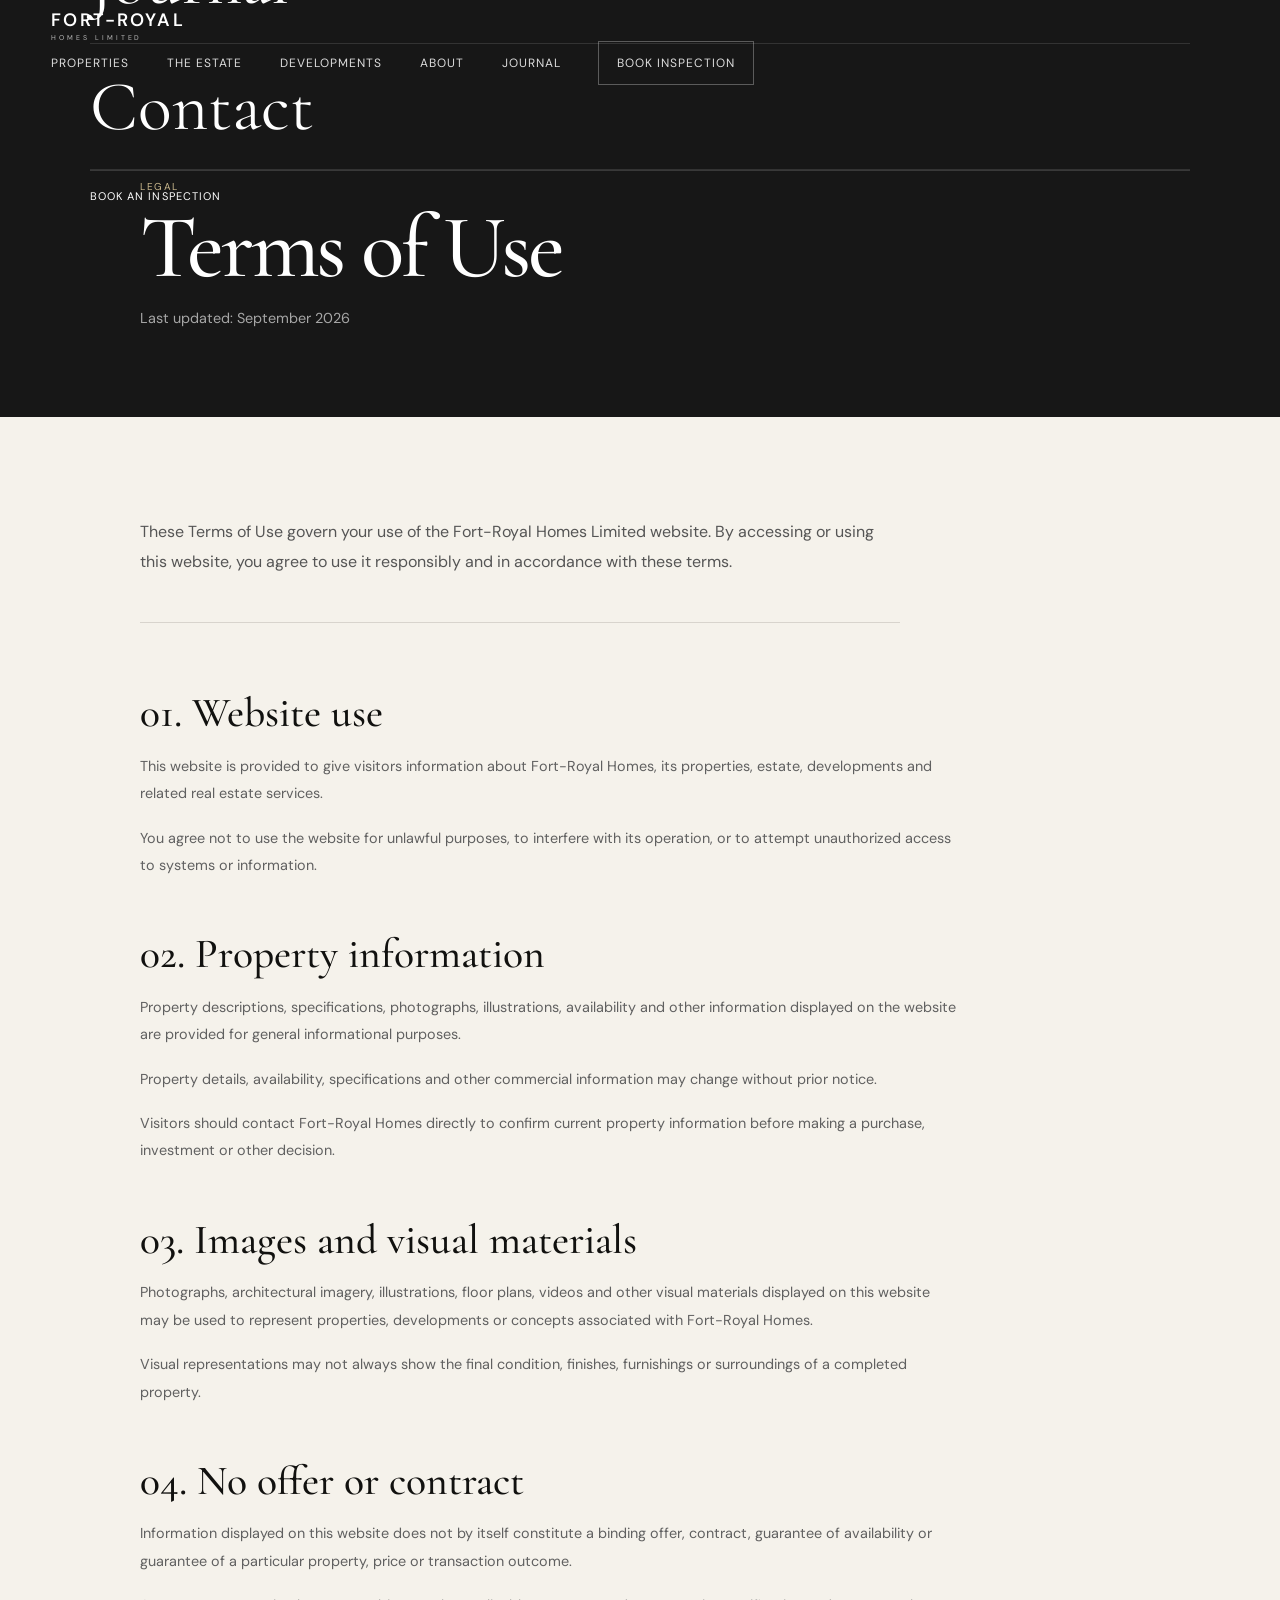
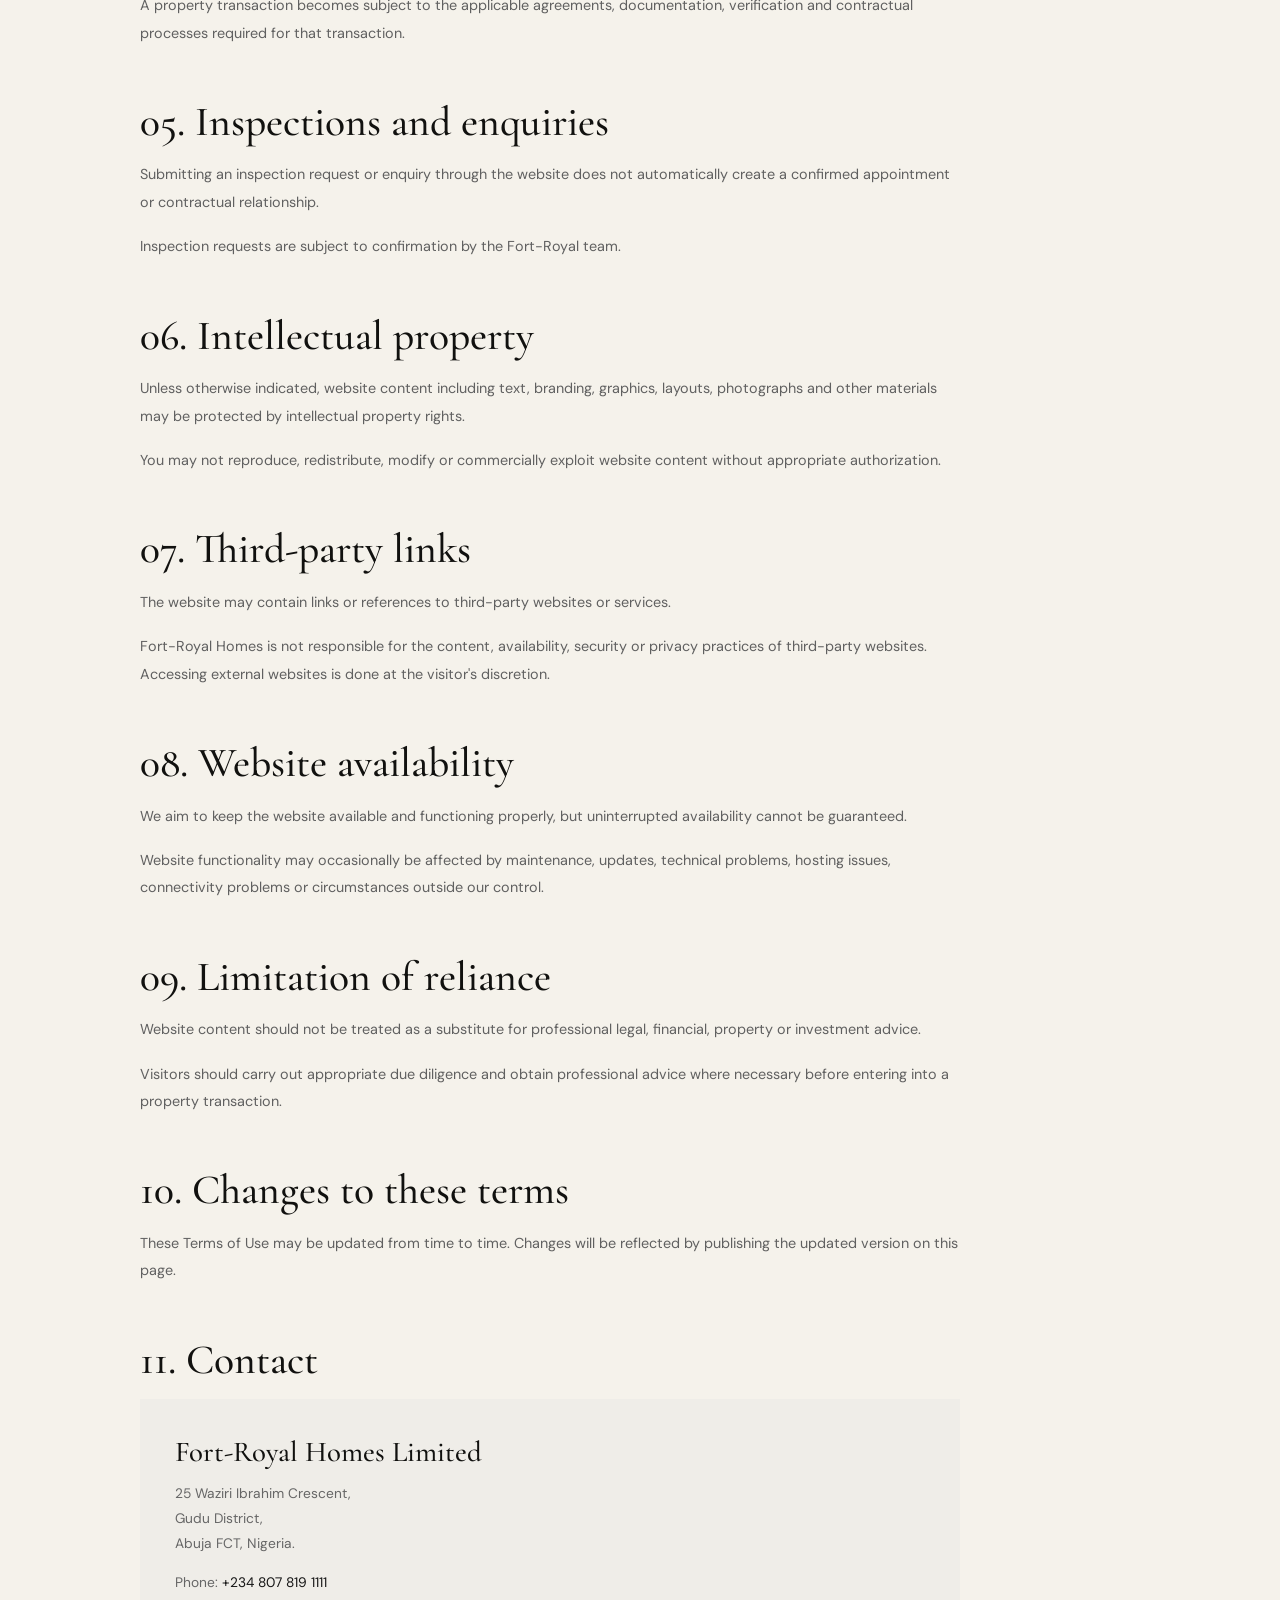
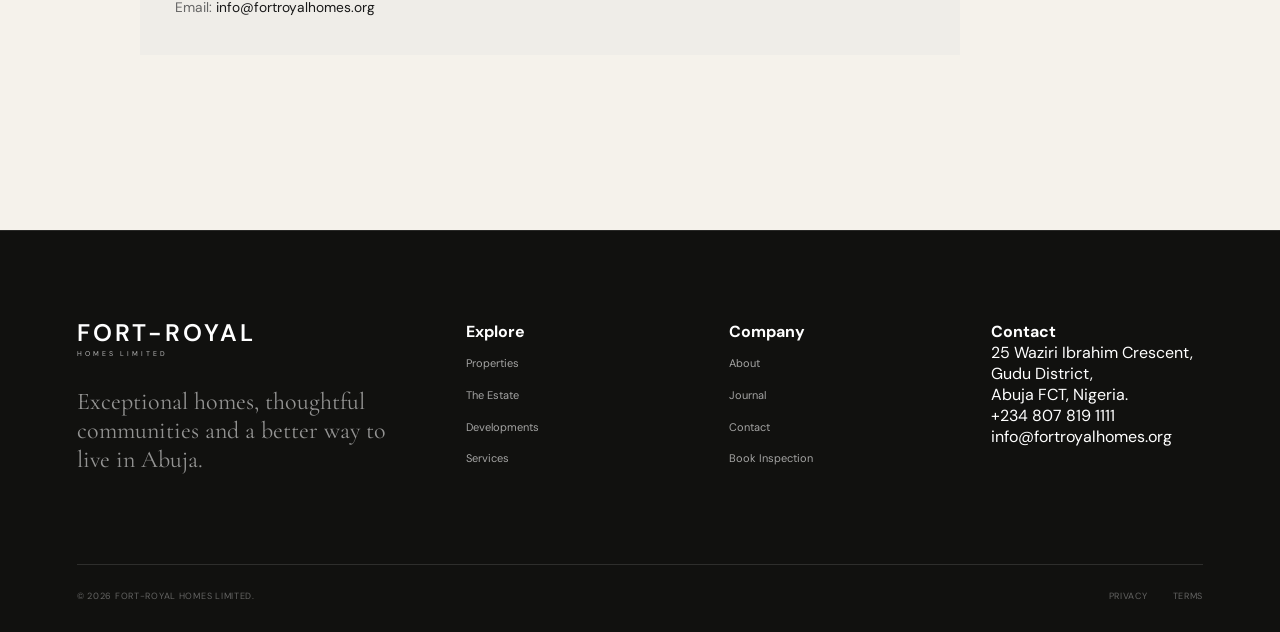
<file: terms.html>
<!DOCTYPE html>
<html lang="en">
<head>
    <meta charset="UTF-8">
    <meta name="viewport" content="width=device-width, initial-scale=1.0">

    <title>Terms of Use | Fort-Royal Homes</title>

    <meta
        name="description"
        content="Terms of Use for the Fort-Royal Homes Limited website."
    >

    <link rel="preconnect" href="https://fonts.googleapis.com">
    <link rel="preconnect" href="https://fonts.gstatic.com" crossorigin>

    <link
        href="https://fonts.googleapis.com/css2?family=Cormorant+Garamond:wght@400;500;600;700&family=DM+Sans:wght@400;500;600;700&display=swap"
        rel="stylesheet"
    >

    <link rel="stylesheet" href="css/style.css">

    <style>
        /* =========================================================
           TERMS PAGE
        ========================================================= */

        .legal-hero {
            padding: 180px 0 90px;
            background: #171717;
            color: #fff;
        }

        .legal-hero-inner {
            width: min(1000px, calc(100% - 48px));
            margin: 0 auto;
        }

        .legal-hero .section-label {
            color: #cbb98e;
        }

        .legal-hero h1 {
            max-width: 850px;
            margin: 15px 0 20px;
            font-family: var(--serif);
            font-size: clamp(3.5rem, 7vw, 6.5rem);
            font-weight: 500;
            line-height: .9;
            letter-spacing: -.035em;
        }

        .legal-hero p {
            margin: 0;
            color: rgba(255,255,255,.62);
            font-size: .9rem;
        }

        .legal-content {
            width: min(1000px, calc(100% - 48px));
            margin: 0 auto;
            padding: 100px 0 120px;
        }

        .legal-intro {
            max-width: 760px;
            margin-bottom: 70px;
            padding-bottom: 45px;
            border-bottom: 1px solid #d8d4cd;
        }

        .legal-intro p {
            margin: 0;
            color: #555;
            font-size: 1rem;
            line-height: 1.9;
        }

        .legal-section {
            max-width: 820px;
            margin-bottom: 55px;
        }

        .legal-section h2 {
            margin: 0 0 18px;
            font-family: var(--serif);
            font-size: 2.6rem;
            font-weight: 500;
            line-height: 1;
        }

        .legal-section h3 {
            margin: 28px 0 10px;
            font-size: 1rem;
        }

        .legal-section p {
            margin: 0 0 17px;
            color: #606060;
            font-size: .9rem;
            line-height: 1.9;
        }

        .legal-section ul {
            margin: 15px 0 20px;
            padding-left: 22px;
        }

        .legal-section li {
            margin-bottom: 10px;
            color: #606060;
            font-size: .9rem;
            line-height: 1.8;
        }

        .legal-section a {
            color: #171717;
        }

        .legal-contact {
            padding: 35px;
            background: #efede8;
        }

        .legal-contact strong {
            display: block;
            margin-bottom: 12px;
            font-family: var(--serif);
            font-size: 1.8rem;
            font-weight: 500;
        }

        .legal-contact p {
            margin: 0;
            color: #666;
            font-size: .86rem;
            line-height: 1.8;
        }

        .legal-contact a {
            color: #171717;
            text-decoration: none;
        }

        @media (max-width: 680px) {

            .legal-hero {
                padding: 135px 0 65px;
            }

            .legal-hero-inner,
            .legal-content {
                width: min(100% - 32px, 1000px);
            }

            .legal-content {
                padding: 70px 0 85px;
            }

            .legal-section h2 {
                font-size: 2.25rem;
            }

            .legal-contact {
                padding: 27px 22px;
            }
        }
    </style>
</head>

<body>

    <!-- HEADER -->
    <header class="site-header">

        <div class="header-inner">

            <a href="index.html" class="brand">
                <span class="brand-main">FORT-ROYAL</span>
                <span class="brand-sub">HOMES LIMITED</span>
            </a>

            <nav class="desktop-nav">

                <a href="properties.html">
                    Properties
                </a>

                <a href="estate.html">
                    The Estate
                </a>

                <a href="developments.html">
                    Developments
                </a>

                <a href="about.html">
                    About
                </a>

                <a href="journal.html">
                    Journal
                </a>

                <a
                    href="inspection.html"
                    class="nav-cta"
                >
                    Book Inspection
                </a>

            </nav>


            <button
                class="menu-toggle"
                type="button"
                aria-label="Open menu"
                aria-expanded="false"
                aria-controls="mobileMenu"
            >
                <span></span>
                <span></span>
            </button>

        </div>

    </header>


    <!-- MOBILE MENU -->
    <div class="mobile-menu" id="mobileMenu">

        <div class="mobile-menu-inner">

            <div class="mobile-menu-top">

                <span>
                    MENU
                </span>

                <button
                    type="button"
                    class="mobile-menu-close"
                    aria-label="Close menu"
                >
                    ×
                </button>

            </div>


            <nav>

                <a href="properties.html">
                    Properties
                </a>

                <a href="estate.html">
                    The Estate
                </a>

                <a href="developments.html">
                    Developments
                </a>

                <a href="about.html">
                    About
                </a>

                <a href="services.html">
                    Services
                </a>

                <a href="journal.html">
                    Journal
                </a>

                <a href="contact.html">
                    Contact
                </a>

            </nav>


            <a
                href="inspection.html"
                class="mobile-menu-cta"
            >
                Book an Inspection
            </a>

        </div>

    </div>


    <main>

        <!-- HERO -->
        <section class="legal-hero">

            <div class="legal-hero-inner">

                <div class="section-label">
                    LEGAL
                </div>

                <h1>
                    Terms of Use
                </h1>

                <p>
                    Last updated: September 2026
                </p>

            </div>

        </section>


        <!-- CONTENT -->
        <section class="legal-content">

            <div class="legal-intro">

                <p>
                    These Terms of Use govern your use of the Fort-Royal Homes
                    Limited website. By accessing or using this website, you
                    agree to use it responsibly and in accordance with these
                    terms.
                </p>

            </div>


            <article class="legal-section">

                <h2>
                    01. Website use
                </h2>

                <p>
                    This website is provided to give visitors information about
                    Fort-Royal Homes, its properties, estate, developments and
                    related real estate services.
                </p>

                <p>
                    You agree not to use the website for unlawful purposes,
                    to interfere with its operation, or to attempt unauthorized
                    access to systems or information.
                </p>

            </article>


            <article class="legal-section">

                <h2>
                    02. Property information
                </h2>

                <p>
                    Property descriptions, specifications, photographs,
                    illustrations, availability and other information displayed
                    on the website are provided for general informational
                    purposes.
                </p>

                <p>
                    Property details, availability, specifications and other
                    commercial information may change without prior notice.
                </p>

                <p>
                    Visitors should contact Fort-Royal Homes directly to confirm
                    current property information before making a purchase,
                    investment or other decision.
                </p>

            </article>


            <article class="legal-section">

                <h2>
                    03. Images and visual materials
                </h2>

                <p>
                    Photographs, architectural imagery, illustrations, floor
                    plans, videos and other visual materials displayed on this
                    website may be used to represent properties, developments
                    or concepts associated with Fort-Royal Homes.
                </p>

                <p>
                    Visual representations may not always show the final
                    condition, finishes, furnishings or surroundings of a
                    completed property.
                </p>

            </article>


            <article class="legal-section">

                <h2>
                    04. No offer or contract
                </h2>

                <p>
                    Information displayed on this website does not by itself
                    constitute a binding offer, contract, guarantee of
                    availability or guarantee of a particular property,
                    price or transaction outcome.
                </p>

                <p>
                    A property transaction becomes subject to the applicable
                    agreements, documentation, verification and contractual
                    processes required for that transaction.
                </p>

            </article>


            <article class="legal-section">

                <h2>
                    05. Inspections and enquiries
                </h2>

                <p>
                    Submitting an inspection request or enquiry through the
                    website does not automatically create a confirmed
                    appointment or contractual relationship.
                </p>

                <p>
                    Inspection requests are subject to confirmation by the
                    Fort-Royal team.
                </p>

            </article>


            <article class="legal-section">

                <h2>
                    06. Intellectual property
                </h2>

                <p>
                    Unless otherwise indicated, website content including
                    text, branding, graphics, layouts, photographs and other
                    materials may be protected by intellectual property rights.
                </p>

                <p>
                    You may not reproduce, redistribute, modify or commercially
                    exploit website content without appropriate authorization.
                </p>

            </article>


            <article class="legal-section">

                <h2>
                    07. Third-party links
                </h2>

                <p>
                    The website may contain links or references to third-party
                    websites or services.
                </p>

                <p>
                    Fort-Royal Homes is not responsible for the content,
                    availability, security or privacy practices of third-party
                    websites. Accessing external websites is done at the
                    visitor's discretion.
                </p>

            </article>


            <article class="legal-section">

                <h2>
                    08. Website availability
                </h2>

                <p>
                    We aim to keep the website available and functioning
                    properly, but uninterrupted availability cannot be
                    guaranteed.
                </p>

                <p>
                    Website functionality may occasionally be affected by
                    maintenance, updates, technical problems, hosting issues,
                    connectivity problems or circumstances outside our control.
                </p>

            </article>


            <article class="legal-section">

                <h2>
                    09. Limitation of reliance
                </h2>

                <p>
                    Website content should not be treated as a substitute for
                    professional legal, financial, property or investment advice.
                </p>

                <p>
                    Visitors should carry out appropriate due diligence and
                    obtain professional advice where necessary before entering
                    into a property transaction.
                </p>

            </article>


            <article class="legal-section">

                <h2>
                    10. Changes to these terms
                </h2>

                <p>
                    These Terms of Use may be updated from time to time.
                    Changes will be reflected by publishing the updated version
                    on this page.
                </p>

            </article>


            <article class="legal-section">

                <h2>
                    11. Contact
                </h2>

                <div class="legal-contact">

                    <strong>
                        Fort-Royal Homes Limited
                    </strong>

                    <p>
                        25 Waziri Ibrahim Crescent,<br>
                        Gudu District,<br>
                        Abuja FCT, Nigeria.
                    </p>

                    <p style="margin-top:15px;">
                        Phone:
                        <a href="tel:+2348078191111">
                            +234 807 819 1111
                        </a>
                    </p>

                    <p>
                        Email:
                        <a href="mailto:info@fortroyalhomes.org">
                            info@fortroyalhomes.org
                        </a>
                    </p>

                </div>

            </article>

        </section>

    </main>


    <!-- FOOTER -->
    <footer class="footer">

        <div class="footer-top">

            <div class="footer-brand">

                <a href="index.html" class="brand">

                    <span class="brand-main">
                        FORT-ROYAL
                    </span>

                    <span class="brand-sub">
                        HOMES LIMITED
                    </span>

                </a>

                <p>
                    Exceptional homes, thoughtful communities and
                    a better way to live in Abuja.
                </p>

            </div>


            <div class="footer-column">

                <h4>
                    Explore
                </h4>

                <a href="properties.html">
                    Properties
                </a>

                <a href="estate.html">
                    The Estate
                </a>

                <a href="developments.html">
                    Developments
                </a>

                <a href="services.html">
                    Services
                </a>

            </div>


            <div class="footer-column">

                <h4>
                    Company
                </h4>

                <a href="about.html">
                    About
                </a>

                <a href="journal.html">
                    Journal
                </a>

                <a href="contact.html">
                    Contact
                </a>

                <a href="inspection.html">
                    Book Inspection
                </a>

            </div>


            <div class="footer-contact">

                <h4>
                    Contact
                </h4>

                <p>
                    25 Waziri Ibrahim Crescent,<br>
                    Gudu District,<br>
                    Abuja FCT, Nigeria.
                </p>

                <a href="tel:+2348078191111">
                    +234 807 819 1111
                </a>

                <a href="mailto:info@fortroyalhomes.org">
                    info@fortroyalhomes.org
                </a>

            </div>

        </div>


        <div class="footer-bottom">

            <span>
                © 2026 Fort-Royal Homes Limited.
            </span>

            <div>

                <a href="privacy.html">
                    Privacy
                </a>

                <a href="terms.html">
                    Terms
                </a>

            </div>

        </div>

    </footer>


    <script src="js/main.js"></script>

</body>
</html>
</file>
<file: css/style.css>
@import url('https://fonts.googleapis.com/css2?family=Cormorant+Garamond:wght@400;500;600;700&family=DM+Sans:wght@400;500;600;700&display=swap');

:root {
    --black: #11110f;
    --black-soft: #191916;
    --ivory: #f5f2eb;
    --white: #ffffff;
    --gold: #c6a15b;
    --stone: #8c877c;
    --border: rgba(17, 17, 15, 0.14);
    --border-light: rgba(255,255,255,0.22);
    --sans: "DM Sans", sans-serif;
    --serif: "Cormorant Garamond", serif;
}

* {
    margin: 0;
    padding: 0;
    box-sizing: border-box;
}

html {
    scroll-behavior: smooth;
}

body {
    background: var(--ivory);
    color: var(--black);
    font-family: var(--sans);
    overflow-x: hidden;
}

body.menu-open {
    overflow: hidden;
}

img {
    width: 100%;
    display: block;
}

a {
    color: inherit;
    text-decoration: none;
}

button {
    font: inherit;
}

/* =========================================
   PAGE LOADER
========================================= */

.page-loader {
    position: fixed;
    inset: 0;
    background: var(--black);
    z-index: 9999;

    display: grid;
    place-items: center;

    opacity: 0;
    visibility: hidden;
    pointer-events: none;

    transition:
        opacity 0.8s ease,
        visibility 0.8s ease;
}

.page-loader.hidden {
    opacity: 0;
    visibility: hidden;
    pointer-events: none;
}

.loader-mark {
    width: 64px;
    height: 64px;

    border: 1px solid rgba(255,255,255,0.4);

    display: grid;
    place-items: center;

    color: white;

    font-size: 13px;
    letter-spacing: 0.2em;
}

/* =========================================
   HEADER
========================================= */

.site-header {
    position: fixed;
    top: 0;
    left: 0;
    right: 0;

    height: 96px;

    z-index: 100;

    padding: 0 4vw;

    display: flex;
    align-items: center;
    justify-content: space-between;

    color: white;

    transition:
        background 0.4s ease,
        color 0.4s ease,
        height 0.4s ease;
}

.site-header.scrolled {
    height: 76px;
    background: rgba(17,17,15,0.94);
    backdrop-filter: blur(15px);
}

.brand {
    display: flex;
    flex-direction: column;
    line-height: 1;
}

.brand-main {
    font-size: 18px;
    font-weight: 600;
    letter-spacing: 0.12em;
}

.brand-sub {
    margin-top: 5px;
    font-size: 7px;
    letter-spacing: 0.42em;
    opacity: 0.7;
}

.desktop-nav {
    display: flex;
    align-items: center;
    gap: 38px;
}

.desktop-nav a {
    font-size: 12px;
    text-transform: uppercase;
    letter-spacing: 0.08em;
    opacity: 0.85;
    transition: opacity 0.3s ease;
}

.desktop-nav a:hover {
    opacity: 1;
}

.nav-cta {
    display: flex;
    align-items: center;
    gap: 18px;

    padding: 13px 18px;

    border: 1px solid rgba(255,255,255,0.35);

    font-size: 11px;
    text-transform: uppercase;
    letter-spacing: 0.08em;

    transition:
        background 0.3s ease,
        color 0.3s ease;
}

.nav-cta:hover {
    background: white;
    color: var(--black);
}

.arrow {
    font-size: 15px;
}

.menu-toggle {
    display: none;

    border: 0;
    background: none;

    width: 42px;
    height: 42px;

    cursor: pointer;

    flex-direction: column;
    justify-content: center;
    gap: 7px;
}

.menu-toggle span {
    display: block;
    width: 25px;
    height: 1px;
    background: white;
}

/* =========================================
   MOBILE MENU
========================================= */

.mobile-menu {
    position: fixed;
    inset: 0;

    background: var(--black);
    color: white;

    z-index: 200;

    transform: translateY(-100%);

    transition:
        transform 0.6s cubic-bezier(.77,0,.18,1);
}

.mobile-menu.active {
    transform: translateY(0);
}

.mobile-menu-inner {
    height: 100%;
    padding: 30px 7vw;

    display: flex;
    flex-direction: column;
}

.mobile-menu-top {
    display: flex;
    justify-content: space-between;
    align-items: center;

    font-size: 11px;
    letter-spacing: 0.15em;
}

.mobile-menu-top button {
    border: 0;
    background: none;
    color: white;

    font-size: 38px;
    font-weight: 200;

    cursor: pointer;
}

.mobile-menu nav {
    margin-top: 12vh;

    display: flex;
    flex-direction: column;
}

.mobile-menu nav a {
    display: flex;
    align-items: baseline;
    gap: 18px;

    padding: 20px 0;

    border-bottom: 1px solid rgba(255,255,255,0.12);

    font-family: var(--serif);
    font-size: clamp(42px, 9vw, 70px);
}

.mobile-menu nav a span {
    font-family: var(--sans);
    font-size: 10px;
    color: var(--gold);
}

.mobile-menu-cta {
    margin-top: auto;

    padding: 18px 0;

    border-top: 1px solid rgba(255,255,255,0.15);

    display: flex;
    justify-content: space-between;

    text-transform: uppercase;
    font-size: 11px;
    letter-spacing: 0.1em;
}

/* =========================================
   GENERAL
========================================= */

.section-padding {
    padding: 130px 6vw;
}

.section-label {
    display: flex;
    gap: 15px;
    align-items: center;

    font-size: 10px;
    text-transform: uppercase;
    letter-spacing: 0.16em;

    color: var(--stone);
}

.section-label span {
    color: var(--gold);
}

/* =========================================
   HERO
========================================= */

.hero {
    position: relative;

    height: 100svh;
    min-height: 700px;

    background: var(--black);
    color: white;

    overflow: hidden;
}

.hero-image {
    position: absolute;
    inset: 0;

    background-image:
        url("https://fortroyalhomes.org/wp-content/uploads/2025/05/IMPERIAL-VILLA.png");

    background-size: cover;
    background-position: center;

    transform: scale(1.04);

    animation: heroZoom 12s ease-out forwards;
}

@keyframes heroZoom {
    from {
        transform: scale(1.08);
    }

    to {
        transform: scale(1);
    }
}

.hero-overlay {
    position: absolute;
    inset: 0;

    background:
        linear-gradient(
            90deg,
            rgba(0,0,0,0.76),
            rgba(0,0,0,0.18) 70%
        ),
        linear-gradient(
            0deg,
            rgba(0,0,0,0.65),
            transparent 50%
        );
}

.hero-content {
    position: absolute;

    left: 8vw;
    bottom: 18vh;

    max-width: 800px;
}

.eyebrow {
    font-size: 10px;
    letter-spacing: 0.22em;
    text-transform: uppercase;

    margin-bottom: 24px;

    color: rgba(255,255,255,0.75);
}

.hero h1 {
    font-family: var(--serif);

    font-size: clamp(75px, 10vw, 155px);

    font-weight: 400;
    line-height: 0.79;

    letter-spacing: -0.045em;
}

.hero h1 em {
    color: var(--gold);
    font-style: italic;
}

.hero-description {
    max-width: 460px;

    margin-top: 36px;

    font-size: 14px;
    line-height: 1.8;

    color: rgba(255,255,255,0.75);
}

.hero-actions {
    margin-top: 35px;

    display: flex;
    gap: 12px;
}

.button {
    min-height: 50px;

    padding: 0 23px;

    display: inline-flex;
    align-items: center;
    justify-content: center;

    gap: 25px;

    font-size: 10px;
    text-transform: uppercase;
    letter-spacing: 0.1em;

    transition:
        background 0.3s ease,
        color 0.3s ease,
        transform 0.3s ease;
}

.button:hover {
    transform: translateY(-2px);
}

.button-light {
    background: white;
    color: var(--black);
}

.button-light:hover {
    background: var(--gold);
}

.button-outline {
    border: 1px solid rgba(255,255,255,0.45);
    color: white;
}

.button-outline:hover {
    background: white;
    color: var(--black);
}

.hero-bottom {
    position: absolute;

    left: 4vw;
    right: 4vw;
    bottom: 35px;

    display: flex;
    justify-content: space-between;
    align-items: center;

    font-size: 9px;
    text-transform: uppercase;
    letter-spacing: 0.14em;
}

.hero-location {
    display: flex;
    align-items: center;
    gap: 10px;
}

.location-dot {
    width: 6px;
    height: 6px;

    background: var(--gold);

    border-radius: 50%;
}

.scroll-indicator {
    display: flex;
    align-items: center;
    gap: 14px;
}

.scroll-line {
    width: 80px;
    height: 1px;
    background: rgba(255,255,255,0.4);
}

/* =========================================
   INTRO
========================================= */

.intro {
    background: var(--ivory);
}

.intro-content {
    margin-top: 70px;

    display: grid;
    grid-template-columns: 1.4fr 0.6fr;

    gap: 10vw;
}

.intro h2 {
    max-width: 900px;

    font-family: var(--serif);

    font-size: clamp(50px, 7vw, 105px);

    font-weight: 400;
    line-height: 0.92;

    letter-spacing: -0.035em;
}

.intro h2 em {
    font-style: italic;
    color: var(--gold);
}

.intro-text {
    align-self: end;
}

.intro-text p {
    font-size: 14px;
    line-height: 1.9;
    color: #69655d;
}

.text-link {
    margin-top: 35px;

    display: inline-flex;
    gap: 20px;
    align-items: center;

    padding-bottom: 8px;

    border-bottom: 1px solid var(--black);

    font-size: 10px;
    text-transform: uppercase;
    letter-spacing: 0.12em;
}

/* =========================================
   PROPERTIES
========================================= */

.properties {
    background: white;
}

.section-heading {
    display: grid;

    grid-template-columns: 0.7fr 1fr auto;

    gap: 50px;

    align-items: end;

    margin-bottom: 70px;
}

.section-heading h2 {
    font-family: var(--serif);

    font-size: clamp(55px, 7vw, 100px);

    line-height: 0.85;

    font-weight: 400;

    letter-spacing: -0.04em;
}

.section-heading h2 em {
    color: var(--gold);
    font-style: italic;
}

.section-heading p {
    max-width: 400px;

    margin-top: 22px;

    font-size: 13px;
    line-height: 1.7;

    color: var(--stone);
}

.round-link {
    width: 100px;
    height: 100px;

    border: 1px solid var(--border);

    border-radius: 50%;

    display: flex;
    flex-direction: column;
    justify-content: center;
    align-items: center;

    gap: 5px;

    font-size: 11px;

    transition:
        background 0.3s ease,
        color 0.3s ease;
}

.round-link:hover {
    background: var(--black);
    color: white;
}

.property-grid {
    display: grid;

    grid-template-columns: 1.25fr 0.75fr;

    gap: 25px;
}

.property-image {
    position: relative;

    overflow: hidden;

    aspect-ratio: 1 / 1.08;

    background: #ddd;
}

.property-card.property-large .property-image {
    aspect-ratio: 1.2 / 1;
}

.property-image img {
    height: 100%;

    object-fit: cover;

    transition:
        transform 0.8s cubic-bezier(.2,.65,.3,1);
}

.property-card:hover .property-image img {
    transform: scale(1.045);
}

.property-status {
    position: absolute;

    top: 18px;
    left: 18px;

    padding: 8px 11px;

    background: rgba(255,255,255,0.9);

    font-size: 8px;
    text-transform: uppercase;
    letter-spacing: 0.12em;
}

.property-arrow {
    position: absolute;

    right: 18px;
    bottom: 18px;

    width: 44px;
    height: 44px;

    border-radius: 50%;

    background: white;

    display: grid;
    place-items: center;

    font-size: 18px;

    transition:
        background 0.3s ease,
        color 0.3s ease;
}

.property-card:hover .property-arrow {
    background: var(--gold);
}

.property-info {
    padding: 22px 0 0;

    display: flex;
    justify-content: space-between;

    gap: 20px;
}

.property-info h3 {
    font-family: var(--serif);

    font-size: 29px;
    font-weight: 500;
}

.property-info p {
    margin-top: 5px;

    font-size: 10px;

    color: var(--stone);
}

.property-meta {
    display: flex;

    align-items: flex-start;

    gap: 13px;

    font-size: 9px;

    color: var(--stone);

    text-transform: uppercase;

    letter-spacing: 0.05em;
}

/* =========================================
   ESTATE
========================================= */

.estate {
    min-height: 850px;

    display: grid;

    grid-template-columns: 1.25fr 0.75fr;

    background: var(--black);

    color: white;
}

.estate-image {
    overflow: hidden;
}

.estate-image img {
    height: 100%;
    object-fit: cover;
}

.estate-content {
    padding: 10vw 7vw;

    display: flex;
    flex-direction: column;
    justify-content: center;
}

.section-label.light {
    color: rgba(255,255,255,0.5);
}

.estate-content h2 {
    margin-top: 50px;

    font-family: var(--serif);

    font-size: clamp(55px, 6vw, 90px);

    font-weight: 400;

    line-height: 0.88;

    letter-spacing: -0.04em;
}

.estate-content h2 em {
    color: var(--gold);
    font-style: italic;
}

.estate-content > p {
    max-width: 470px;

    margin-top: 35px;

    font-size: 13px;
    line-height: 1.9;

    color: rgba(255,255,255,0.62);
}

.estate-content .button {
    align-self: flex-start;

    margin-top: 35px;
}

.estate-stats {
    margin-top: 80px;

    padding-top: 25px;

    border-top: 1px solid rgba(255,255,255,0.15);

    display: grid;

    grid-template-columns: repeat(3, 1fr);

    gap: 20px;
}

.estate-stats strong {
    display: block;

    font-family: var(--serif);

    font-size: 31px;

    font-weight: 400;
}

.estate-stats span {
    display: block;

    margin-top: 5px;

    font-size: 8px;

    color: rgba(255,255,255,0.45);

    text-transform: uppercase;

    letter-spacing: 0.1em;
}

/* =========================================
   LIFESTYLE
========================================= */

.lifestyle {
    background: var(--ivory);
}

.lifestyle-heading {
    margin-top: 65px;
}

.lifestyle-heading h2 {
    max-width: 1000px;

    font-family: var(--serif);

    font-size: clamp(60px, 8vw, 125px);

    font-weight: 400;

    line-height: 0.85;

    letter-spacing: -0.045em;
}

.lifestyle-heading em {
    color: var(--gold);
}

.lifestyle-grid {
    margin-top: 90px;

    display: grid;

    grid-template-columns: 1.4fr 0.6fr;

    gap: 10vw;

    align-items: center;
}

.lifestyle-item > span,
.lifestyle-copy > span {
    display: block;

    margin-top: 15px;

    font-size: 9px;

    text-transform: uppercase;

    letter-spacing: 0.12em;

    color: var(--stone);
}

.lifestyle-image {
    overflow: hidden;
}

.lifestyle-image img {
    aspect-ratio: 1.35 / 1;

    object-fit: cover;
}

.lifestyle-copy h3 {
    margin-top: 35px;

    font-family: var(--serif);

    font-size: clamp(42px, 4.5vw, 70px);

    line-height: 0.92;

    font-weight: 400;
}

.lifestyle-copy h3 em {
    color: var(--gold);
}

.lifestyle-copy p {
    margin-top: 30px;

    max-width: 370px;

    font-size: 13px;

    line-height: 1.9;

    color: var(--stone);
}

/* =========================================
   SERVICES
========================================= */

.services {
    background: white;
}

.services-grid {
    margin-top: 70px;

    border-top: 1px solid var(--border);
}

.service-item {
    padding: 35px 0;

    display: grid;

    grid-template-columns: 70px 1fr 50px;

    align-items: center;

    border-bottom: 1px solid var(--border);

    transition: padding 0.4s ease;
}

.service-item:hover {
    padding-left: 20px;
    padding-right: 20px;
}

.service-item > span {
    color: var(--gold);
    font-size: 10px;
}

.service-item h3 {
    font-family: var(--serif);

    font-size: 40px;

    font-weight: 400;
}

.service-item p {
    margin-top: 4px;

    font-size: 11px;

    color: var(--stone);
}

.service-item strong {
    width: 42px;
    height: 42px;

    border: 1px solid var(--border);

    border-radius: 50%;

    display: grid;
    place-items: center;

    font-weight: 400;
}

/* =========================================
   ABOUT
========================================= */

.about {
    background: var(--ivory);
}

.about-content {
    margin-top: 70px;

    max-width: 1000px;
}

.about h2 {
    font-family: var(--serif);

    font-size: clamp(65px, 8vw, 125px);

    line-height: 0.82;

    font-weight: 400;

    letter-spacing: -0.045em;
}

.about h2 em {
    color: var(--gold);
    font-style: italic;
}

.about-content p {
    max-width: 560px;

    margin-top: 50px;

    font-size: 14px;

    line-height: 1.9;

    color: var(--stone);
}

/* =========================================
   INSPECTION
========================================= */

.inspection {
    min-height: 650px;

    background: var(--black);

    color: white;

    display: grid;

    place-items: center;

    text-align: center;

    padding: 100px 6vw;
}

.inspection-inner {
    max-width: 900px;
}

.inspection h2 {
    font-family: var(--serif);

    font-size: clamp(65px, 9vw, 135px);

    font-weight: 400;

    line-height: 0.82;

    letter-spacing: -0.045em;
}

.inspection h2 em {
    color: var(--gold);
    font-style: italic;
}

.inspection .button {
    margin-top: 45px;
}

/* =========================================
   FOOTER
========================================= */

.footer {
    background: var(--black);

    color: white;

    padding: 90px 6vw 30px;

    border-top: 1px solid rgba(255,255,255,0.1);
}

.footer-top {
    display: grid;

    grid-template-columns: 1.6fr repeat(3, 1fr);

    gap: 50px;

    padding-bottom: 90px;
}

.footer-brand .brand-main {
    font-size: 24px;
}

.footer-brand p {
    margin-top: 30px;

    font-family: var(--serif);

    font-size: 24px;

    color: rgba(255,255,255,0.55);
}

.footer-column {
    display: flex;

    flex-direction: column;

    gap: 12px;
}

.footer-column > span {
    margin-bottom: 12px;

    color: var(--gold);

    font-size: 9px;

    text-transform: uppercase;

    letter-spacing: 0.15em;
}

.footer-column a,
.footer-column p {
    font-size: 11px;

    line-height: 1.8;

    color: rgba(255,255,255,0.62);
}

.footer-column a:hover {
    color: white;
}

.footer-contact a {
    margin-top: 5px;
}

.footer-bottom {
    padding-top: 25px;

    border-top: 1px solid rgba(255,255,255,0.12);

    display: flex;

    justify-content: space-between;

    gap: 20px;

    color: rgba(255,255,255,0.35);

    font-size: 9px;

    text-transform: uppercase;

    letter-spacing: 0.08em;
}

.footer-bottom div {
    display: flex;
    gap: 25px;
}

/* =========================================
   SCROLL REVEALS
========================================= */

.reveal {
    opacity: 0;

    transform: translateY(35px);

    transition:
        opacity 0.9s ease,
        transform 0.9s cubic-bezier(.2,.65,.3,1);
}

.reveal.revealed {
    opacity: 1;

    transform: translateY(0);
}

/* =========================================
   RESPONSIVE
========================================= */

@media (max-width: 1050px) {

    .desktop-nav,
    .nav-cta {
        display: none;
    }

    .menu-toggle {
        display: flex;
    }

    .intro-content,
    .lifestyle-grid {
        grid-template-columns: 1fr;
        gap: 60px;
    }

    .section-heading {
        grid-template-columns: 1fr auto;
    }

    .section-heading .section-label {
        grid-column: 1 / -1;
    }

    .property-grid {
        grid-template-columns: 1fr;
    }

    .estate {
        grid-template-columns: 1fr;
    }

    .estate-image {
        min-height: 550px;
    }

    .footer-top {
        grid-template-columns: repeat(2, 1fr);
    }
}

@media (max-width: 650px) {

    .section-padding {
        padding: 90px 6vw;
    }

    .site-header {
        height: 78px;
        padding: 0 6vw;
    }

    .site-header.scrolled {
        height: 70px;
    }

    .brand-main {
        font-size: 15px;
    }

    .brand-sub {
        font-size: 6px;
    }

    .hero {
        min-height: 680px;
    }

    .hero-image {
        background-position: 63% center;
    }

    .hero-content {
        left: 6vw;
        right: 6vw;
        bottom: 16vh;
    }

    .hero h1 {
        font-size: clamp(70px, 19vw, 105px);
    }

    .hero-description {
        font-size: 12px;
        max-width: 330px;
    }

    .hero-actions {
        flex-direction: column;
        align-items: flex-start;
    }

    .hero-bottom {
        bottom: 25px;
    }

    .scroll-indicator {
        display: none;
    }

    .hero-number {
        opacity: 0.5;
    }

    .intro-content {
        margin-top: 50px;
    }

    .section-heading {
        grid-template-columns: 1fr;
        gap: 30px;
    }

    .round-link {
        width: 75px;
        height: 75px;
    }

    .property-grid {
        gap: 50px;
    }

    .property-card.property-large .property-image,
    .property-image {
        aspect-ratio: 1 / 1.12;
    }

    .property-info {
        flex-direction: column;
    }

    .property-meta {
        flex-wrap: wrap;
    }

    .estate-image {
        min-height: 420px;
    }

    .estate-content {
        padding: 90px 6vw;
    }

    .estate-stats {
        margin-top: 55px;
    }

    .lifestyle-grid {
        margin-top: 60px;
    }

    .service-item {
        grid-template-columns: 40px 1fr 40px;
    }

    .service-item h3 {
        font-size: 29px;
    }

    .service-item p {
        font-size: 10px;
    }

    .footer {
        padding: 70px 6vw 25px;
    }

    .footer-top {
        grid-template-columns: 1fr;
        gap: 45px;
    }

    .footer-bottom {
        flex-direction: column;
    }
}
.menu-toggle {
    position: relative;
    z-index: 301;
    touch-action: manipulation;
    -webkit-tap-highlight-color: transparent;
}

.menu-toggle span {
    pointer-events: none;
}

.mobile-menu {
    pointer-events: none;
}

.mobile-menu.active {
    pointer-events: auto;
}
</file>
